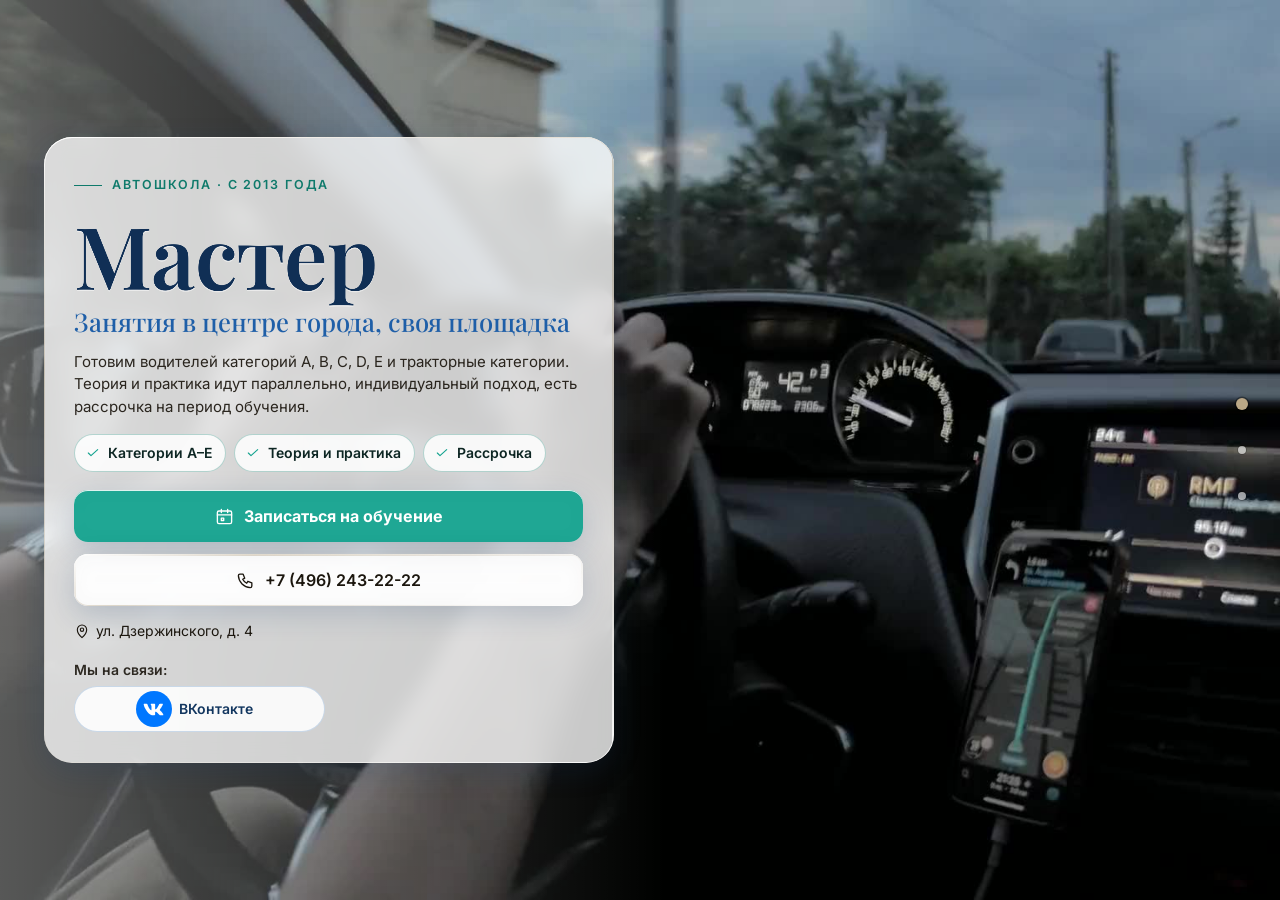
<file: index.html>
<!DOCTYPE html>
<html lang="ru" data-theme="light">
<head>
<meta charset="utf-8">
<meta name="viewport" content="width=device-width, initial-scale=1, viewport-fit=cover">
<title>Автошкола «Мастер» в Клину — права категорий A–E, категория B от 50 000 ₽</title>
<meta name="description" content="Автошкола «Мастер» в Клину: права категорий A, B, C, D, E, тракторные категории и профессии. Категория B — 50 000 ₽. Телефон +7 (496) 243-22-22.">
<meta name="robots" content="noindex, nofollow, noarchive">
<meta name="geo.region" content="RU-SPE">
<meta name="geo.placename" content="Санкт-Петербург">
<meta name="geo.position" content="59.8944504;30.4585142">
<meta name="ICBM" content="59.8944504, 30.4585142">
<meta property="og:type" content="website">
<meta property="og:locale" content="ru_RU">
<meta property="og:site_name" content="Автошкола «Мастер»">
<meta property="og:title" content="Автошкола «Мастер» в Клину — права категорий A–E, категория B от 50 000 ₽">
<meta property="og:description" content="Автошкола «Мастер» в Клину: права категорий A, B, C, D, E, тракторные категории и профессии. Категория B — 50 000 ₽. Телефон +7 (496) 243-22-22.">
<meta name="twitter:card" content="summary_large_image">
<meta name="twitter:title" content="Автошкола «Мастер» в Клину — права категорий A–E, категория B от 50 000 ₽">
<meta name="twitter:description" content="Автошкола «Мастер» в Клину: права категорий A, B, C, D, E, тракторные категории и профессии. Категория B — 50 000 ₽. Телефон +7 (496) 243-22-22.">
<meta name="theme-color" content="#f0fefc">
<link rel="icon" href="data:image/svg+xml,%3Csvg%20xmlns%3D%22http%3A//www.w3.org/2000/svg%22%20viewBox%3D%220%200%2064%2064%22%3E%3Crect%20width%3D%2264%22%20height%3D%2264%22%20rx%3D%2214%22%20fill%3D%22%231f5fa8%22/%3E%3Ccircle%20cx%3D%2232%22%20cy%3D%2232%22%20r%3D%2217%22%20fill%3D%22none%22%20stroke%3D%22%23fff%22%20stroke-width%3D%225%22/%3E%3Ccircle%20cx%3D%2232%22%20cy%3D%2232%22%20r%3D%225%22%20fill%3D%22%23ffc54d%22/%3E%3C/svg%3E">
<script>document.documentElement.classList.add('js');try{var _i=parseInt(localStorage.getItem('nb_fs2'),10),_f=[1,1.15,1.3,1.5][_i];if(_f)document.documentElement.style.setProperty('--fs',_f)}catch(e){}</script>
<style id="hero-timing">:root{--hero-d:1.2s}</style>
<link rel="preload" as="image" href="img/hero-poster.jpg" fetchpriority="high">
<!-- шрифты лежат внутри сайта: Google Fonts у российской аудитории режется -->
<style>
@font-face{font-family:'Inter';font-style:normal;font-weight:400;font-display:swap;src:url(assets/fonts/inter-400-cyrillic-ext.woff2) format('woff2');unicode-range:U+0460-052F, U+1C80-1C8A, U+20B4, U+2DE0-2DFF, U+A640-A69F, U+FE2E-FE2F}
@font-face{font-family:'Inter';font-style:normal;font-weight:400;font-display:swap;src:url(assets/fonts/inter-400-cyrillic.woff2) format('woff2');unicode-range:U+0301, U+0400-045F, U+0490-0491, U+04B0-04B1, U+2116}
@font-face{font-family:'Inter';font-style:normal;font-weight:400;font-display:swap;src:url(assets/fonts/inter-400-latin-ext.woff2) format('woff2');unicode-range:U+0100-02BA, U+02BD-02C5, U+02C7-02CC, U+02CE-02D7, U+02DD-02FF, U+0304, U+0308, U+0329, U+1D00-1DBF, U+1E00-1E9F, U+1EF2-1EFF, U+2020, U+20A0-20AB, U+20AD-20C0, U+2113, U+2C60-2C7F, U+A720-A7FF}
@font-face{font-family:'Inter';font-style:normal;font-weight:400;font-display:swap;src:url(assets/fonts/inter-400-latin.woff2) format('woff2');unicode-range:U+0000-00FF, U+0131, U+0152-0153, U+02BB-02BC, U+02C6, U+02DA, U+02DC, U+0304, U+0308, U+0329, U+2000-206F, U+20AC, U+2122, U+2191, U+2193, U+2212, U+2215, U+FEFF, U+FFFD}
@font-face{font-family:'Inter';font-style:normal;font-weight:500;font-display:swap;src:url(assets/fonts/inter-500-cyrillic-ext.woff2) format('woff2');unicode-range:U+0460-052F, U+1C80-1C8A, U+20B4, U+2DE0-2DFF, U+A640-A69F, U+FE2E-FE2F}
@font-face{font-family:'Inter';font-style:normal;font-weight:500;font-display:swap;src:url(assets/fonts/inter-500-cyrillic.woff2) format('woff2');unicode-range:U+0301, U+0400-045F, U+0490-0491, U+04B0-04B1, U+2116}
@font-face{font-family:'Inter';font-style:normal;font-weight:500;font-display:swap;src:url(assets/fonts/inter-500-latin-ext.woff2) format('woff2');unicode-range:U+0100-02BA, U+02BD-02C5, U+02C7-02CC, U+02CE-02D7, U+02DD-02FF, U+0304, U+0308, U+0329, U+1D00-1DBF, U+1E00-1E9F, U+1EF2-1EFF, U+2020, U+20A0-20AB, U+20AD-20C0, U+2113, U+2C60-2C7F, U+A720-A7FF}
@font-face{font-family:'Inter';font-style:normal;font-weight:500;font-display:swap;src:url(assets/fonts/inter-500-latin.woff2) format('woff2');unicode-range:U+0000-00FF, U+0131, U+0152-0153, U+02BB-02BC, U+02C6, U+02DA, U+02DC, U+0304, U+0308, U+0329, U+2000-206F, U+20AC, U+2122, U+2191, U+2193, U+2212, U+2215, U+FEFF, U+FFFD}
@font-face{font-family:'Inter';font-style:normal;font-weight:600;font-display:swap;src:url(assets/fonts/inter-600-cyrillic-ext.woff2) format('woff2');unicode-range:U+0460-052F, U+1C80-1C8A, U+20B4, U+2DE0-2DFF, U+A640-A69F, U+FE2E-FE2F}
@font-face{font-family:'Inter';font-style:normal;font-weight:600;font-display:swap;src:url(assets/fonts/inter-600-cyrillic.woff2) format('woff2');unicode-range:U+0301, U+0400-045F, U+0490-0491, U+04B0-04B1, U+2116}
@font-face{font-family:'Inter';font-style:normal;font-weight:600;font-display:swap;src:url(assets/fonts/inter-600-latin-ext.woff2) format('woff2');unicode-range:U+0100-02BA, U+02BD-02C5, U+02C7-02CC, U+02CE-02D7, U+02DD-02FF, U+0304, U+0308, U+0329, U+1D00-1DBF, U+1E00-1E9F, U+1EF2-1EFF, U+2020, U+20A0-20AB, U+20AD-20C0, U+2113, U+2C60-2C7F, U+A720-A7FF}
@font-face{font-family:'Inter';font-style:normal;font-weight:600;font-display:swap;src:url(assets/fonts/inter-600-latin.woff2) format('woff2');unicode-range:U+0000-00FF, U+0131, U+0152-0153, U+02BB-02BC, U+02C6, U+02DA, U+02DC, U+0304, U+0308, U+0329, U+2000-206F, U+20AC, U+2122, U+2191, U+2193, U+2212, U+2215, U+FEFF, U+FFFD}
@font-face{font-family:'Inter';font-style:normal;font-weight:700;font-display:swap;src:url(assets/fonts/inter-700-cyrillic-ext.woff2) format('woff2');unicode-range:U+0460-052F, U+1C80-1C8A, U+20B4, U+2DE0-2DFF, U+A640-A69F, U+FE2E-FE2F}
@font-face{font-family:'Inter';font-style:normal;font-weight:700;font-display:swap;src:url(assets/fonts/inter-700-cyrillic.woff2) format('woff2');unicode-range:U+0301, U+0400-045F, U+0490-0491, U+04B0-04B1, U+2116}
@font-face{font-family:'Inter';font-style:normal;font-weight:700;font-display:swap;src:url(assets/fonts/inter-700-latin-ext.woff2) format('woff2');unicode-range:U+0100-02BA, U+02BD-02C5, U+02C7-02CC, U+02CE-02D7, U+02DD-02FF, U+0304, U+0308, U+0329, U+1D00-1DBF, U+1E00-1E9F, U+1EF2-1EFF, U+2020, U+20A0-20AB, U+20AD-20C0, U+2113, U+2C60-2C7F, U+A720-A7FF}
@font-face{font-family:'Inter';font-style:normal;font-weight:700;font-display:swap;src:url(assets/fonts/inter-700-latin.woff2) format('woff2');unicode-range:U+0000-00FF, U+0131, U+0152-0153, U+02BB-02BC, U+02C6, U+02DA, U+02DC, U+0304, U+0308, U+0329, U+2000-206F, U+20AC, U+2122, U+2191, U+2193, U+2212, U+2215, U+FEFF, U+FFFD}
@font-face{font-family:'Playfair Display';font-style:normal;font-weight:500;font-display:swap;src:url(assets/fonts/playfair-display-500-cyrillic.woff2) format('woff2');unicode-range:U+0301, U+0400-045F, U+0490-0491, U+04B0-04B1, U+2116}
@font-face{font-family:'Playfair Display';font-style:normal;font-weight:500;font-display:swap;src:url(assets/fonts/playfair-display-500-latin-ext.woff2) format('woff2');unicode-range:U+0100-02BA, U+02BD-02C5, U+02C7-02CC, U+02CE-02D7, U+02DD-02FF, U+0304, U+0308, U+0329, U+1D00-1DBF, U+1E00-1E9F, U+1EF2-1EFF, U+2020, U+20A0-20AB, U+20AD-20C0, U+2113, U+2C60-2C7F, U+A720-A7FF}
@font-face{font-family:'Playfair Display';font-style:normal;font-weight:500;font-display:swap;src:url(assets/fonts/playfair-display-500-latin.woff2) format('woff2');unicode-range:U+0000-00FF, U+0131, U+0152-0153, U+02BB-02BC, U+02C6, U+02DA, U+02DC, U+0304, U+0308, U+0329, U+2000-206F, U+20AC, U+2122, U+2191, U+2193, U+2212, U+2215, U+FEFF, U+FFFD}
@font-face{font-family:'Playfair Display';font-style:normal;font-weight:600;font-display:swap;src:url(assets/fonts/playfair-display-600-cyrillic.woff2) format('woff2');unicode-range:U+0301, U+0400-045F, U+0490-0491, U+04B0-04B1, U+2116}
@font-face{font-family:'Playfair Display';font-style:normal;font-weight:600;font-display:swap;src:url(assets/fonts/playfair-display-600-latin-ext.woff2) format('woff2');unicode-range:U+0100-02BA, U+02BD-02C5, U+02C7-02CC, U+02CE-02D7, U+02DD-02FF, U+0304, U+0308, U+0329, U+1D00-1DBF, U+1E00-1E9F, U+1EF2-1EFF, U+2020, U+20A0-20AB, U+20AD-20C0, U+2113, U+2C60-2C7F, U+A720-A7FF}
@font-face{font-family:'Playfair Display';font-style:normal;font-weight:600;font-display:swap;src:url(assets/fonts/playfair-display-600-latin.woff2) format('woff2');unicode-range:U+0000-00FF, U+0131, U+0152-0153, U+02BB-02BC, U+02C6, U+02DA, U+02DC, U+0304, U+0308, U+0329, U+2000-206F, U+20AC, U+2122, U+2191, U+2193, U+2212, U+2215, U+FEFF, U+FFFD}
/* ===== Notary site — generator stylesheet (light warm base, dark theme by toggle) ===== */
:root{
  --p100:#665230; --p90:#97825e; --p80:#bba887; --p70:#c2b9a9; --p50:#dad5ce; --p40:#e0dedb;
  --p30:#eeece9; --p20:#f1f1f0; --p10:#f8f8f8; --n100:#0e0f11; --n90:#3c404b; --n10:#fff;

  --bg:var(--p10); --bg2:var(--p20); --bg3:var(--p30); --card:var(--n10); --text:var(--n100); --muted:var(--n90);
  --line:var(--p50); --line2:var(--p40); --accent:var(--p90); --accent-d:var(--p100); --accent-l:var(--p80); --accent-soft:var(--p30);
  --on-accent:#fff; --shadow:0 1px 10px rgba(51,51,51,.10); --shadow-lg:0 12px 40px rgba(30,24,10,.14);
  --hero-ov1:rgba(14,15,17,.72); --hero-ov2:rgba(14,15,17,.30); --sec-ov:rgba(248,248,248,.72);
  --ok:#2e8b57; --bad:#b4453b;
  /* те же цвета составляющими: rgba() понимают все браузеры, color-mix() — нет */
  --bg-rgb:248,248,248; --card-rgb:255,255,255; --accent-rgb:151,130,94; --ok-rgb:46,139,87;

  --zc:var(--fs); --fs:1; --vwu:calc(1vw / var(--fs)); --vhu:calc(1vh / var(--fs));   /* масштаб текста (А−/А+) и «честные» vw/vh под ним */
  --hdr-h:68px; --bar-h:70px; --vh:calc(100*var(--vhu)); --gap:24px; --radius:14px; --radius-s:10px;
  --font:"Inter",Tahoma,Arial,sans-serif; --serif:"Playfair Display",Georgia,"Times New Roman",serif;
  --ease:cubic-bezier(.65,.05,.36,1); --speed:520ms;
}
html[data-theme="dark"]{
  --bg:#17150f; --bg2:#1d1a13; --bg3:#252117; --card:#221e15; --text:#f1ebdf; --muted:#b9ae98;
  --line:#3a3325; --line2:#2f2a1e; --accent:#c9b17f; --accent-d:#e0cf9f; --accent-l:#8d7b58; --accent-soft:#2a251a;
  --on-accent:#17150f; --shadow:0 1px 12px rgba(0,0,0,.45); --shadow-lg:0 14px 40px rgba(0,0,0,.55);
  --hero-ov1:rgba(10,9,6,.80); --hero-ov2:rgba(10,9,6,.40); --sec-ov:rgba(16,15,12,.76);
  --bg-rgb:23,21,15; --card-rgb:34,30,21; --accent-rgb:201,177,127;
}

*,*::before,*::after{box-sizing:border-box}
/* А−/А+: весь сайт — шапка, плашки, меню, формы, окна — растёт пропорционально, как при увеличении масштаба в браузере */
html{-webkit-text-size-adjust:100%;scroll-behavior:auto;zoom:var(--fs,1)}
html,body{height:100%;margin:0;overflow:hidden;background:var(--bg);color:var(--text);
  font-family:var(--font);font-size:16px;line-height:1.55;-webkit-font-smoothing:antialiased}
body{overscroll-behavior:none;position:relative}
a{color:inherit;text-decoration:none}
img{display:block;max-width:100%}
button{font:inherit;color:inherit;background:none;border:0;padding:0;cursor:pointer}
input,select,textarea{font:inherit;color:inherit}
h1,h2,h3,h4,p{margin:0}
ul{margin:0;padding:0;list-style:none}
svg{display:block}
.ico{width:22px;height:22px;stroke:currentColor;fill:none;stroke-width:1.7;stroke-linecap:round;stroke-linejoin:round;flex:none}
.vh{position:absolute!important;width:1px;height:1px;overflow:hidden;clip:rect(0 0 0 0);white-space:nowrap}

/* ---------- typography helpers ---------- */
.kicker{display:inline-flex;align-items:center;gap:10px;font-size:13px;font-weight:600;letter-spacing:.14em;text-transform:uppercase;color:var(--accent)}
.kicker::before{content:"";width:28px;height:1px;background:var(--accent)}
.h2{font-size:clamp(26px,calc(3.2*var(--vwu,1vw)),40px);font-weight:600;letter-spacing:-.02em;line-height:1.12;margin-top:10px}
.lead{color:var(--muted);font-size:17px;max-width:640px;margin-top:12px}
.sec-head{margin-bottom:28px}
#contacts .sec-head{margin-bottom:18px}

/* ---------- buttons ---------- */
.btn{display:inline-flex;align-items:center;justify-content:center;gap:10px;min-height:48px;padding:0 22px;border-radius:999px;
  font-weight:600;font-size:15px;line-height:1;border:1.5px solid transparent;transition:background .25s,color .25s,border-color .25s,transform .2s,box-shadow .25s;white-space:nowrap}
.btn:active{transform:translateY(1px)}
.btn-primary{background:var(--accent-d);color:var(--on-accent);border-color:var(--accent-d)}
.btn-primary:hover{background:var(--accent);border-color:var(--accent);color:#fff}
html[data-theme="dark"] .btn-primary:hover{color:#17150f}
.btn-ghost{border-color:var(--line);color:var(--text);background:var(--card)}
.btn-ghost:hover{border-color:var(--accent);color:var(--accent-d)}
.btn-light{background:rgba(255,255,255,.14);color:#fff;border-color:rgba(255,255,255,.55);backdrop-filter:blur(6px)}
.btn-light:hover{background:#fff;color:var(--n100)}
.btn-white{background:#fff;color:var(--n100);border-color:#fff}
.btn-white:hover{background:var(--p30);border-color:var(--p30)}
.btn .ico{width:18px;height:18px}
.btn-sm{min-height:44px;padding:0 16px;font-size:14px}

/* ---------- header ---------- */
.hdr{position:fixed;top:0;left:0;right:0;height:var(--hdr-h);z-index:200;display:flex;align-items:center;
  zoom:calc(1 / var(--zc,1)); --vwu:1vw; --vhu:1vh;   /* А−/А+ шапку не трогают: она всегда как при 100 % (страница в zoom, шапка — встречный zoom) */
  background:rgba(var(--bg-rgb),.88);backdrop-filter:blur(12px);-webkit-backdrop-filter:blur(12px);
  border-bottom:1px solid var(--line2);transition:background .3s}
.hdr-in{width:100%;max-width:1280px;margin:0 auto;padding:0 28px;display:flex;align-items:center;gap:24px}
.brand{display:flex;align-items:center;gap:12px;min-width:0;min-height:44px}
.mono-img{object-fit:contain;background:#fff;padding:2px;box-sizing:border-box}
.mono{width:42px;height:42px;border-radius:12px;background:var(--accent-d);color:var(--on-accent);display:grid;place-items:center;
  font-family:var(--serif);font-size:20px;font-weight:600;flex:none;letter-spacing:.02em}
.brand-t{display:flex;flex-direction:column;line-height:1.15;min-width:0}
.brand-n{font-weight:600;font-size:15px;white-space:nowrap;overflow:hidden;text-overflow:ellipsis}
.brand-s{font-size:13px;color:var(--muted);white-space:nowrap;overflow:hidden;text-overflow:ellipsis}
.nav{display:flex;align-items:center;gap:4px;margin-left:auto}
.nav > li{position:relative}
.nav-a{display:inline-flex;align-items:center;gap:6px;min-height:44px;padding:10px 12px;border-radius:8px;font-size:14px;font-weight:500;color:var(--text);opacity:.8;transition:opacity .2s,background .2s}
.nav-a:hover,.nav-a.cur,.nav > li.open > .nav-a{opacity:1;background:var(--bg3)}
.nav-a .chev{width:14px;height:14px;transition:transform .25s}
.nav > li.open > .nav-a .chev{transform:rotate(180deg)}
.hdr-tools{display:flex;align-items:center;gap:6px;margin-left:8px}
.tool{width:44px;height:44px;border-radius:10px;display:grid;place-items:center;color:var(--text);opacity:.8;transition:background .2s,opacity .2s}
.tool:hover{background:var(--bg3);opacity:1}
.tool .ico{width:20px;height:20px}
.tool-lang{width:auto;padding:0 10px;gap:6px;font-size:13px;font-weight:600;letter-spacing:.04em;display:flex;align-items:center}
.lang-wrap{position:relative}
.lang-dd{position:absolute;right:0;top:calc(100% + 8px);background:var(--card);border:1px solid var(--line);border-radius:12px;box-shadow:var(--shadow-lg);
  padding:6px;min-width:190px;display:none;z-index:210}
.lang-wrap.open .lang-dd{display:block}
.lang-dd button,.lang-dd a{display:flex;width:100%;align-items:center;gap:10px;min-height:44px;padding:9px 12px;border-radius:8px;font-size:14px;text-align:left}
.lang-dd button:hover,.lang-dd a:hover{background:var(--bg3)}
.lang-dd button.cur,.lang-dd a.cur{color:var(--accent-d);font-weight:600}
.lang-dd b{font-size:13px;letter-spacing:.08em;width:26px;color:var(--muted)}
.hdr-book{margin-left:4px}
.burger{display:none}
.moon,.sun{display:none}
html[data-theme="dark"] .sun{display:block}
html:not([data-theme="dark"]) .moon{display:block}

/* mega menu */
.mega{position:absolute;left:50%;top:calc(100% + 10px);transform:translateX(-50%);width:min(980px,calc(calc(100*var(--vwu,1vw)) - 40px));
  background:var(--card);border:1px solid var(--line);border-radius:16px;box-shadow:var(--shadow-lg);padding:20px;display:none;z-index:210}
.nav > li.open > .mega{display:block}
.mega-head{display:flex;justify-content:space-between;align-items:baseline;gap:16px;padding:0 6px 14px;border-bottom:1px solid var(--line2);margin-bottom:12px}
.mega-head b{font-size:14px}
.mega-head span{font-size:13px;color:var(--muted)}
.mega-grid{display:grid;grid-template-columns:repeat(2,1fr);gap:4px}
.mega-it{display:flex;gap:12px;align-items:flex-start;padding:10px 12px;border-radius:10px;text-align:left;width:100%;transition:background .2s}
.mega-it:hover{background:var(--bg3)}
.mega-it .cic{width:38px;height:38px;border-radius:10px;background:var(--accent-soft);color:var(--accent-d);display:grid;place-items:center;flex:none}
.mega-it .cic .ico{width:20px;height:20px}
.mega-it b{display:block;font-size:14px;font-weight:600}
.mega-it small{display:block;font-size:13px;color:var(--muted);line-height:1.35;margin-top:2px}
.mega-it em{font-style:normal;font-size:13px;color:var(--accent);margin-top:3px;display:block}

/* mobile menu */
.mmenu{position:fixed;top:calc(var(--hdr-h) / var(--zc,1));left:0;right:0;bottom:var(--bar-h);z-index:190;background:var(--bg);overflow-y:auto;padding:14px 18px 30px;display:none}
.mmenu.open{display:block}
.mmenu a,.mmenu .macc > button{display:flex;align-items:center;justify-content:space-between;width:100%;padding:14px 6px;border-bottom:1px solid var(--line2);font-size:17px;font-weight:500;text-align:left}
.mmenu .macc > button .chev{width:18px;height:18px;transition:transform .25s}
.mmenu .macc.open > button .chev{transform:rotate(180deg)}
.mmenu .macc-list{display:none;padding:4px 0 8px}
.mmenu .macc.open .macc-list{display:block}
.mmenu .macc-list button{display:flex;align-items:center;gap:12px;width:100%;padding:11px 8px;border-radius:10px;text-align:left;font-size:15px}
.mmenu .macc-list button:hover{background:var(--bg3)}
.mmenu .macc-list .cic{width:32px;height:32px;border-radius:8px;background:var(--accent-soft);color:var(--accent-d);display:grid;place-items:center;flex:none}
.mmenu .macc-list .cic .ico{width:17px;height:17px}
.mmenu-foot{display:flex;flex-wrap:wrap;gap:8px;margin-top:18px}
.mmenu-foot .btn{flex:1}

/* ---------- full-page scroller ---------- */
.fp{position:relative;width:100%;height:var(--vh);overflow:hidden}
.fp-track{will-change:transform;transition:transform var(--speed) var(--ease)}
.fp-track.no-anim{transition:none}
.sec{position:relative;height:var(--vh);width:100%;overflow:hidden}
.sec-scroll{height:100%;overflow-y:auto;overflow-x:hidden;display:flex;flex-direction:column;
  padding:calc(var(--hdr-h) / var(--zc,1) + 20px) 28px calc(var(--bar-h) + 96px);-webkit-overflow-scrolling:touch;scrollbar-width:thin;scrollbar-color:var(--line) transparent}
.wrap{margin:auto;width:100%;max-width:1180px}
.sec-alt{background:var(--bg2)}

/* reveal animation */
.rv{opacity:0;transform:translateY(18px);transition:opacity .7s ease,transform .7s ease;transition-delay:calc(var(--i,0) * 90ms)}
.sec.active .rv{opacity:1;transform:none}

/* side dots */
.dots{position:fixed;right:16px;top:50%;transform:translateY(-50%);z-index:150;display:flex;flex-direction:column;gap:2px}
.dots button{position:relative;width:44px;height:44px;display:grid;place-items:center}
.dots button::after{content:"";width:8px;height:8px;border-radius:50%;background:var(--muted);opacity:.45;transition:transform .25s,opacity .25s,background .25s}
.dots button:hover::after{opacity:.9}
.dots button.cur::after{background:var(--accent);opacity:1;transform:scale(1.5)}
.dots button span{position:absolute;right:32px;top:50%;transform:translateY(-50%) translateX(6px);background:var(--n100);color:#fff;font-size:13px;
  padding:5px 10px;border-radius:6px;white-space:nowrap;opacity:0;pointer-events:none;transition:opacity .2s,transform .2s}
.dots button:hover span{opacity:1;transform:translateY(-50%)}
.sec-hero ~ .dots{color:#fff}
body[data-sec="0"] .dots button::after{background:#fff}
body[data-sec="0"] .dots button.cur::after{background:var(--p80)}

.sec:not(.sec-hero) .sec-scroll{position:relative;z-index:1}

.status{display:inline-flex;align-items:center;gap:8px;padding:8px 14px 8px 10px;border-radius:999px;background:rgba(255,255,255,.12);border:1px solid rgba(255,255,255,.28);font-size:13px;backdrop-filter:blur(6px)}
.status i{width:9px;height:9px;border-radius:50%;background:#7bd389;box-shadow:0 0 0 3px rgba(123,211,137,.28)}
.status.closed i{background:#f08a7e;box-shadow:0 0 0 3px rgba(240,138,126,.28)}
.status.soon i{background:#f0c674;box-shadow:0 0 0 3px rgba(240,198,116,.28)}
.status span{opacity:.85}
.addr-link{display:inline-flex;align-items:center;gap:6px;border-bottom:1px solid currentColor;padding:13px 0 14px;margin:-13px 0 -14px;transition:color .2s}
.addr-link:hover{color:var(--accent)}
.addr-link .ico{width:16px;height:16px}

/* ---------- services ---------- */
.svc-grid{display:grid;grid-template-columns:repeat(5,1fr);gap:14px}
.svc{display:flex;flex-direction:column;align-items:flex-start;gap:10px;padding:18px 16px 16px;border-radius:var(--radius);background:var(--card);border:1px solid var(--line2);
  text-align:left;min-height:170px;transition:transform .25s,box-shadow .25s,border-color .25s;position:relative}
.svc:hover{transform:translateY(-3px);box-shadow:var(--shadow-lg);border-color:var(--accent-l)}
.svc .cic{width:44px;height:44px;border-radius:12px;background:var(--accent-soft);color:var(--accent-d);display:grid;place-items:center}
.svc b{font-size:15px;font-weight:600;line-height:1.3}
.svc small{font-size:13px;color:var(--muted);line-height:1.35}
.svc em{font-style:normal;font-size:13px;color:var(--accent);margin-top:auto;padding-top:6px;display:inline-flex;align-items:center;gap:4px}
.svc em .ico{width:12px;height:12px}

/* ---------- about ---------- */
.about{display:grid;grid-template-columns:1.15fr .85fr;gap:48px;align-items:start}
.about-txt p{color:var(--muted);margin-top:14px;font-size:16px}
.about-txt p:first-of-type{color:var(--text)}
.quote{margin-top:22px;padding:16px 20px;border-left:3px solid var(--accent);background:var(--card);border-radius:0 12px 12px 0;font-family:var(--serif);font-size:18px;line-height:1.45;color:var(--text)}
.creds{display:grid;gap:10px}
.cred{display:flex;gap:14px;align-items:center;padding:14px 16px;border-radius:12px;background:var(--card);border:1px solid var(--line2)}
.cred .cic{width:40px;height:40px;border-radius:10px;background:var(--accent-soft);color:var(--accent-d);display:grid;place-items:center;flex:none}
.cred .cic .ico{width:20px;height:20px}
.cred small{display:block;font-size:13px;color:var(--muted);text-transform:uppercase;letter-spacing:.06em}
.cred b{display:block;font-size:15px;font-weight:600;line-height:1.3}
.chips{display:flex;flex-wrap:wrap;gap:8px;margin-top:16px}
.chips li{padding:8px 14px;border-radius:999px;border:1px solid var(--accent-l);color:var(--accent-d);font-size:13.5px;font-weight:500;background:var(--card)}
.strong-lbl{margin-top:22px;font-size:13px;text-transform:uppercase;letter-spacing:.1em;color:var(--muted)}

/* ---------- how ---------- */
.steps{display:grid;grid-template-columns:repeat(5,1fr);gap:16px;position:relative;margin-top:14px}
.steps::before{content:"";position:absolute;left:8%;right:8%;top:30px;height:1px;background:var(--line)}
.step{position:relative;padding:0 8px}
.step-n{width:60px;height:60px;border-radius:50%;background:var(--card);border:1.5px solid var(--accent-l);color:var(--accent-d);display:grid;place-items:center;
  font-family:var(--serif);font-size:24px;font-weight:600;position:relative;z-index:1;transition:background .4s,color .4s}
.sec.active .step-n{animation:pop .6s var(--ease) both;animation-delay:calc(var(--i) * 140ms + 150ms)}
@keyframes pop{0%{transform:scale(.6);opacity:0}60%{transform:scale(1.08);opacity:1}100%{transform:scale(1)}}
.step b{display:block;margin-top:16px;font-size:17px;font-weight:600}
.step p{color:var(--muted);font-size:14.5px;margin-top:6px}

/* ---------- reviews ---------- */
.reviews{display:grid;grid-template-columns:300px 1fr;gap:28px;align-items:start}
.rsum{background:var(--card);border:1px solid var(--line2);border-radius:var(--radius);padding:26px 24px;text-align:center}
.rsum .big{font-family:var(--serif);font-size:64px;line-height:1;font-weight:500;color:var(--accent-d)}
.stars{display:inline-flex;gap:3px;--fill:100%}
.stars svg{width:20px;height:20px}
.stars .st{fill:var(--line);stroke:none}
.stars .st.on{fill:#e7b73b}
.stars .st.half{fill:url(#halfgrad)}
.rsum .stars{margin-top:8px}
.rsum p{color:var(--muted);font-size:13.5px;margin-top:10px;line-height:1.4}
.rsum .btn{margin-top:16px;width:100%}
.rsum .gis{display:block;margin:10px 0 -14px;padding:14px 0;font-size:13px;color:var(--accent-d);text-decoration:underline;text-underline-offset:3px}
.rgrid{display:grid;grid-template-columns:repeat(2,1fr);gap:14px}
.rev{background:var(--card);border:1px solid var(--line2);border-radius:var(--radius);padding:20px;display:flex;flex-direction:column;gap:10px}
.rev .stars svg{width:15px;height:15px}
.rev p{font-size:14.5px;line-height:1.5;flex:1}
.rev p::before{content:"“";font-family:var(--serif);color:var(--accent);font-size:22px;line-height:0;margin-right:4px;vertical-align:-6px}
.rev-meta{display:flex;flex-wrap:wrap;justify-content:space-between;gap:4px 10px;align-items:baseline;font-size:13px;color:var(--muted)}
.rev-meta b{color:var(--text);font-weight:600}
.rev-src{display:inline-flex;align-items:center;gap:5px;white-space:nowrap;margin-left:auto}
.rev-src i{width:6px;height:6px;border-radius:50%;background:var(--accent)}
.rev-sample{color:var(--muted);font-style:italic;opacity:.85}
.rev-real{color:var(--accent-d);font-weight:600}
.rev-real i{background:var(--ok)}
.rev-is-real{border-color:var(--accent-l)}
.demo-note{margin-top:14px;max-width:760px;font-size:13.5px;line-height:1.45;color:var(--muted);background:var(--accent-soft);
  border-left:3px solid var(--accent);border-radius:0 8px 8px 0;padding:8px 12px}
.rnote{margin-top:14px;font-size:13px;color:var(--muted)}

/* ---------- faq ---------- */
.faq{display:grid;grid-template-columns:1fr 1fr;gap:0 32px;align-items:start}
.faq-col{display:flex;flex-direction:column}
.fq{border-bottom:1px solid var(--line)}
.fq > button{display:flex;width:100%;align-items:center;justify-content:space-between;gap:16px;min-height:44px;padding:16px 4px;text-align:left;font-weight:600;font-size:15.5px;line-height:1.35}
.fq > button .pl{width:26px;height:26px;border-radius:50%;border:1px solid var(--line);display:grid;place-items:center;flex:none;color:var(--accent-d);transition:transform .3s,background .3s}
.fq > button .pl .ico{width:14px;height:14px}
.fq.open > button .pl{transform:rotate(45deg);background:var(--accent-soft)}
.fq-a{display:grid;grid-template-rows:0fr;transition:grid-template-rows .35s var(--ease)}
.fq.open .fq-a{grid-template-rows:1fr}
.fq-a > div{overflow:hidden}
.fq-a p{color:var(--muted);font-size:14.5px;padding:0 4px 16px;line-height:1.55}
.fq-a .faq-note{font-size:13px;color:var(--accent-d);padding-bottom:6px}
.fq-a .faq-note:empty{display:none}

/* ---------- contacts ---------- */
.contacts{display:grid;grid-template-columns:1fr 1.05fr 1fr;gap:18px;align-items:stretch}
.contacts .cbox{padding:16px 18px}
.cbox{background:var(--card);border:1px solid var(--line2);border-radius:var(--radius);padding:20px}
.cl{display:grid;gap:12px}
.cl li{display:flex;gap:12px;align-items:flex-start}
.cl .cic{width:36px;height:36px;border-radius:10px;background:var(--accent-soft);color:var(--accent-d);display:grid;place-items:center;flex:none}
.cl .cic .ico{width:18px;height:18px}
.cl small{display:block;font-size:13px;color:var(--muted);text-transform:uppercase;letter-spacing:.06em}
.cl b{display:block;font-weight:500;font-size:15px;line-height:1.4}
.cl a.tel,.cl a.mail{display:block;padding:14px 0;margin:-14px 0}
.cl a.tel:hover,.cl a.mail:hover{color:var(--accent-d)}
.hours-link{display:inline-block;font-size:13px;color:var(--accent-d);text-decoration:underline;text-underline-offset:3px;padding:14px 0;margin:-14px 0}
.cl .msgs{display:flex;gap:8px;margin-top:4px;flex-wrap:wrap}
.cl .msgs a{display:inline-flex;align-items:center;gap:6px;padding:6px 10px;border-radius:8px;border:1px solid var(--line);font-size:13px;min-height:44px}
.cl .msgs a .ico{width:16px;height:16px}
.mapbox{display:flex;flex-direction:column;gap:12px;padding:12px}
.map{flex:1;min-height:280px;border-radius:10px;overflow:hidden;border:1px solid var(--line);background:var(--bg3);position:relative}
.map iframe{width:100%;height:100%;border:0;position:absolute;inset:0}
.map-actions{display:flex;gap:8px;flex-wrap:wrap}
.map-actions .btn{flex:1;min-height:44px;font-size:14px;padding:0 12px}

/* form */
.form h3{font-size:19px;font-weight:600}
.form .fdesc{color:var(--muted);font-size:13.5px;margin-top:6px}
.fg{display:grid;gap:8px;margin-top:12px}
.f2{display:grid;grid-template-columns:1fr 1fr;gap:10px}
.fld{display:flex;flex-direction:column;gap:4px}
.fld label{font-size:13px;color:var(--muted);font-weight:500}
.fld input,.fld select,.fld textarea{width:100%;background:var(--bg);border:1px solid var(--line);border-radius:10px;padding:8px 12px;font-size:14px;transition:border-color .2s,box-shadow .2s;min-height:44px}
.fld textarea{min-height:48px;resize:vertical}
.fld input:focus,.fld select:focus,.fld textarea:focus{outline:0;border-color:var(--accent);box-shadow:0 0 0 3px rgba(var(--accent-rgb),.22)}
.fld.err input,.fld.err select{border-color:var(--bad)}
.ferr{font-size:13px;color:var(--bad);display:none}
.fld.err .ferr{display:block}
.fnote{font-size:13px;color:var(--muted);margin-top:8px;line-height:1.4}
.fok{display:none;margin-top:10px;padding:10px 12px;border-radius:10px;background:rgba(var(--ok-rgb),.12);color:var(--ok);font-size:13.5px}
.fok.show{display:block}

.foot{margin-top:18px;padding-top:12px;padding-left:250px;flex-wrap:nowrap;align-items:flex-start;border-top:1px solid var(--line2);display:flex;justify-content:space-between;gap:16px;flex-wrap:wrap;font-size:13px;color:var(--muted)}
.foot p{max-width:none}
.foot .fl{white-space:nowrap;flex:none}
.foot .fl a{margin-left:14px;padding:14px 0;margin-top:-14px;margin-bottom:-14px;display:inline-block;min-width:44px;text-align:center;text-decoration:underline;text-underline-offset:3px}

/* ---------- bottom bar ---------- */
.bar{position:fixed;inset:auto 0 0;z-index:300;background:var(--card);box-shadow:0 -1px 10px rgba(51,51,51,.1);border-top:1px solid var(--line2);
  padding:6px 0;padding-bottom:calc(6px + env(safe-area-inset-bottom,0px))}
.bar-in{display:flex;justify-content:space-around;align-items:center;max-width:1080px;margin:0 auto}
.bi{display:flex;flex-direction:column;align-items:center;gap:5px;padding:8px 24px;border-radius:10px;font-size:13.5px;line-height:1;color:var(--text);opacity:.65;
  transition:opacity .3s,background .3s,color .3s;flex:1;max-width:190px;min-width:0}
.bi span{white-space:nowrap;max-width:100%;overflow:hidden;text-overflow:ellipsis}
.bi .ico{width:24px;height:24px}
.bi:hover{opacity:1;background:var(--bg3)}
.bi.cur{opacity:1;color:var(--accent-d)}


/* ---------- modals ---------- */
.modal{position:fixed;inset:0;z-index:400;background:rgba(14,15,17,.62);display:none;align-items:center;justify-content:center;padding:20px}
.modal.open{display:flex}
.mbox{background:var(--card);color:var(--text);border-radius:18px;width:100%;max-width:560px;max-height:min(calc(86*var(--vhu,1vh)),860px);overflow:auto;padding:26px 26px 22px;position:relative;box-shadow:var(--shadow-lg);
  animation:mup .3s var(--ease)}
@keyframes mup{from{opacity:0;transform:translateY(16px) scale(.98)}to{opacity:1;transform:none}}
.mbox-lg{max-width:760px}
.mclose{position:absolute;top:12px;right:12px;width:44px;height:44px;border-radius:50%;display:grid;place-items:center;color:var(--muted)}
.mclose:hover{background:var(--bg3);color:var(--text)}
.mbox h3{font-size:22px;font-weight:600;padding-right:36px}
.mbox .msub{color:var(--muted);font-size:14px;margin-top:4px}
.hours-t{width:100%;border-collapse:collapse;margin-top:16px;font-size:15px}
.hours-t td{padding:9px 6px;border-bottom:1px solid var(--line2)}
.hours-t td:last-child{text-align:right;font-weight:500;white-space:nowrap}
.hours-t tr.today td{color:var(--accent-d);font-weight:600}
.hours-t tr.today td:first-child::after{content:" · " attr(data-today);font-weight:400;font-size:13px;color:var(--muted)}
.hours-t tr.off td:last-child{color:var(--muted);font-weight:400}
.mnote{margin-top:14px;padding:12px 14px;border-radius:10px;background:var(--bg2);font-size:13.5px;color:var(--muted)}
.mnote b{display:block;color:var(--text);margin-bottom:3px;font-size:13px}
.mcontacts{display:flex;flex-wrap:wrap;gap:8px;margin-top:14px}
.mcontacts a{display:inline-flex;align-items:center;gap:7px;min-height:44px;padding:9px 13px;border-radius:10px;border:1px solid var(--line);font-size:13.5px}
.mcontacts a .ico{width:16px;height:16px}
.mcontacts a:hover{border-color:var(--accent)}
/* способы записи: позвонить, написать на почту, заказать обратный звонок */
.bk-opts{display:grid;gap:10px;margin-top:14px}
.bk-opt{display:flex;align-items:center;gap:14px;min-height:60px;padding:10px 16px;border-radius:14px;border:1px solid var(--line);background:var(--bg3);color:var(--text);font-size:16px;font-weight:600;text-align:left;text-decoration:none;transition:border-color .2s,background .2s}
.bk-opt:hover{border-color:var(--accent);background:var(--accent-soft)}
.bk-opt .ico{width:24px;height:24px;color:var(--accent-d);flex:none}
.bk-opt small{display:block;font-weight:400;font-size:13px;color:var(--muted);margin-top:1px}
.mbox-book{max-width:440px}
/* оплата значками, подпись у общего телефона */
.pay-pills{display:flex;flex-wrap:wrap;gap:6px;margin-top:5px}
.pay-pill{display:inline-flex;align-items:center;gap:6px;padding:4px 11px 4px 9px;border-radius:999px;border:1px solid var(--line);background:var(--bg3);font-size:13px;font-weight:600;line-height:1.3;white-space:nowrap}
.pay-pill .ico{width:15px;height:15px;color:var(--accent-d)}
.pay-pill.pay-logo{background:#fff;border-color:rgba(0,0,0,.12);padding:3px 11px;min-height:28px}
.pay-pill.pay-logo img{display:block;height:17px;width:auto}
.pay-pill.pay-logo img[src$="sbp.svg"]{height:20px}

.brand-t{display:flex;flex-direction:column;justify-content:center;gap:2px;line-height:1.1;min-width:0}
.brand-s{display:block;font-size:10.5px;font-weight:600;letter-spacing:.16em;text-transform:uppercase;color:var(--muted);white-space:nowrap;overflow:visible;text-overflow:clip}
.brand-n{font-size:16px;font-weight:600;white-space:nowrap;overflow:visible;text-overflow:clip}
.nav-a{white-space:nowrap}
#navServices{position:static}
.mega{max-height:calc(calc(100*var(--vhu,1vh)) - var(--hdr-h) - 24px);overflow-y:auto;top:calc(100% + 6px);width:min(980px,calc(calc(100*var(--vwu,1vw)) - 32px))}
@media screen and (max-width:760px){.mega-grid{grid-template-columns:1fr}}
@media screen and (max-width:479px){.brand-t{display:flex}.brand-s{font-size:9px;letter-spacing:.14em}.brand-n{font-size:12.5px;white-space:normal;line-height:1.12}}
.bk-inline{grid-template-columns:repeat(3,1fr);gap:8px}
.bk-inline .bk-opt{flex-direction:column;justify-content:center;gap:5px;min-height:76px;padding:9px 6px;font-size:13.5px;text-align:center;line-height:1.2}
.bk-inline .bk-opt .ico{width:22px;height:22px}
.bk-inline .bk-opt small{display:none}
/* services modal */
.svc-list{margin-top:16px;display:grid;grid-template-columns:1fr 1fr;gap:6px}
.svc-list button{display:flex;gap:10px;align-items:center;width:100%;min-height:44px;text-align:left;padding:10px 12px;border-radius:10px;font-size:14px;line-height:1.35;border:1px solid var(--line2);background:var(--bg)}
.svc-list button:hover{border-color:var(--accent);background:var(--accent-soft)}
.svc-list button .ico{width:16px;height:16px;color:var(--accent);margin-top:2px}
.mhint{font-size:13px;color:var(--muted);margin-top:12px}
.mhead{display:flex;gap:14px;align-items:center;padding-right:36px}
.mhead .cic{width:48px;height:48px;border-radius:12px;background:var(--accent-soft);color:var(--accent-d);display:grid;place-items:center;flex:none}

/* ---------- responsive ---------- */
@media (max-width:1200px){
  .svc-grid{grid-template-columns:repeat(5,1fr)}
  .svc{min-height:160px;padding:14px}
  .svc small{display:none}
}
@media screen and (max-width:991px){
  :root{--hdr-h:62px}
  .nav,.hdr-book{display:none}
  .burger{display:grid}
  .hdr-in{padding:0 18px;gap:12px}
}
@media (max-width:991px){
  :root{--bar-h:64px}
  .sec-scroll{padding:calc(var(--hdr-h) / var(--zc,1) + 16px) 22px calc(var(--bar-h) + 96px)}
  .dots{right:8px;gap:8px}
  .dots button span{display:none}
  .svc-grid{grid-template-columns:repeat(3,1fr);gap:10px}
  .svc{min-height:0}
  .about{grid-template-columns:1fr;gap:22px}
  .steps{grid-template-columns:repeat(5,1fr);gap:10px}
  .step-n{width:48px;height:48px;font-size:20px}
  .step b{font-size:15px}.step p{font-size:13px}
  .reviews{grid-template-columns:1fr;gap:16px}
  .rsum{display:flex;align-items:center;gap:18px;text-align:left;padding:16px 18px}
  .rsum .big{font-size:44px}.rsum .stars{margin:0}.rsum p{margin:0;flex:1}.rsum .btn{margin:0;width:auto}.rsum .gis{display:none}
  .faq{grid-template-columns:1fr;gap:0}
  .contacts{grid-template-columns:1fr 1fr}
  .foot{padding-left:0}
  .contacts .form{grid-column:1 / -1}
  .map{min-height:240px}
  .bi{padding:10px 12px;font-size:13px}
}
@media (max-width:767px){
  :root{--bar-h:62px}
  .h2{font-size:26px}
  .lead{font-size:15px}
  .sec-head{margin-bottom:18px}
  .sec-scroll{padding-left:16px;padding-right:16px}
  .svc-grid{grid-template-columns:repeat(2,1fr);gap:10px}
  .svc{padding:12px;gap:8px}
  .svc .cic{width:36px;height:36px}
  .svc b{font-size:13.5px}
  .svc em{display:none}
  .steps{grid-template-columns:1fr;gap:12px}
  .steps::before{left:24px;right:auto;top:10px;bottom:10px;height:auto;width:1px}
  .step{display:grid;grid-template-columns:48px 1fr;gap:14px;align-items:start;padding:0}
  .step-n{grid-row:1 / span 2}
  .step b{margin-top:10px;grid-column:2}
  .step p{grid-column:2;margin-top:2px}
  .rgrid{display:flex;overflow-x:auto;gap:12px;scroll-snap-type:x mandatory;padding-bottom:8px;margin:0 -16px;padding-left:16px;padding-right:16px;scrollbar-width:none}
  .rgrid::-webkit-scrollbar{display:none}
  .rev{flex:0 0 82%;scroll-snap-align:start}
  .rsum{flex-wrap:wrap;gap:12px}
  .rsum p{flex-basis:100%}
  .contacts{grid-template-columns:1fr;gap:14px}
  .contacts .form{grid-column:auto}
  .cbox{padding:16px}
  .map{min-height:220px}
  .f2{grid-template-columns:1fr}
  .foot{flex-direction:column;gap:8px;padding-left:0}
  .bi{padding:8px 4px;font-size:13px;gap:4px}
  .bi .ico{width:22px;height:22px}
  .sec-scroll{padding-bottom:calc(var(--bar-h) + 66px)}
  .mmenu{padding-bottom:80px}
  .demo-note{font-size:13px;padding:7px 10px}
  .mbox{padding:22px 18px 18px;border-radius:16px}
  .svc-list{grid-template-columns:1fr}
  .dots{right:6px;gap:0}
  .dots button{width:44px;height:44px}
  .dots button::after{width:6px;height:6px}
}
@media screen and (max-width:479px){
  :root{--hdr-h:58px}
  .mono{width:36px;height:36px;font-size:17px;border-radius:10px}
  .brand-n{font-size:14px}
  /* тапы в шапке доведены до 44px (см. .tool ниже) — на самой узкой ширине
     текстовому названию рядом с логотипом уже не хватает места без обрезки,
     поэтому в шапке оставляем только логотип-ссылку */
  .tool{width:44px;height:44px}
  .tool-lang{padding:0 8px;width:auto}
  .tool-lang .ico{display:none}
}
@media (max-width:479px){
  :root{--bar-h:60px}
  .svc{padding:11px 10px}
  .svc b{font-size:13px}
  .bi{padding:6px 2px;font-size:13px;gap:4px;width:100%;max-width:none;letter-spacing:-.01em}
  .bi .ico{width:20px;height:20px}
  .bar{padding:5px 0}
  .cl b{font-size:14px}
}
@media (max-height:640px) and (min-width:768px){
  .svc{min-height:0}
}
@media (prefers-reduced-motion:reduce){
  .fp-track{transition-duration:0s}
  .rv{transition:none;opacity:1;transform:none}
}


/* пометка «демонстрационный проект» в подвале */
.foot-demo{margin-top:.5em;font-size:13px;line-height:1.45;opacity:.62}
.foot-demo a{padding:14px 0;margin:-14px 0;display:inline-block;min-width:44px;text-decoration:underline}

/* --- материалы конторы (перенесённый контент клиента) --- */
.info-links{display:flex;flex-wrap:wrap;gap:10px;justify-content:center;margin-top:26px}
.info-links .ilink{display:inline-flex;align-items:center;gap:8px;min-height:44px;padding:9px 16px;border-radius:999px;border:1px solid var(--line);background:var(--card);color:var(--text);font:inherit;font-size:14px;cursor:pointer;transition:background .2s,border-color .2s}
.info-links .ilink:hover{border-color:var(--accent-d);background:var(--bg-alt)}
.info-tabs{display:flex;flex-wrap:wrap;gap:8px;margin:14px 0 4px}
.info-tabs button{min-height:44px;padding:7px 13px;border-radius:999px;border:1px solid var(--line);background:transparent;color:var(--text);font:inherit;font-size:13px;cursor:pointer}
.info-tabs button[aria-selected="true"]{background:var(--accent-d);border-color:var(--accent-d);color:#fff}
.info-body{max-height:min(calc(56*var(--vhu,1vh)),520px);overflow:auto;margin-top:10px;padding-right:4px}
.info-note{font-size:13px;opacity:.7;margin:6px 0 10px}
.info-i{border-bottom:1px solid var(--line)}
.info-i > button{width:100%;display:flex;justify-content:space-between;align-items:center;gap:12px;padding:13px 2px;background:none;border:0;color:inherit;font:inherit;font-weight:600;text-align:left;cursor:pointer}
.info-i > button .pl{width:26px;height:26px;border-radius:50%;border:1px solid var(--line);display:grid;place-items:center;flex:none;color:var(--accent-d);transition:transform .3s,background .3s}
.info-i > button .pl .ico{width:14px;height:14px}
.info-i.open > button .pl{transform:rotate(45deg);background:var(--accent-soft)}
.info-i > div{display:none;padding:0 2px 14px;font-size:15px;line-height:1.62}
.info-i.open > div{display:block}
.info-i p{margin:0 0 10px}
.info-i h4{margin:14px 0 6px;font-size:15px}
.info-i ul{margin:0 0 10px;padding-left:20px}
.info-i li{margin:0 0 5px}
.info-i table{width:100%;border-collapse:collapse;margin:0 0 12px;font-size:14px}
.info-i th,.info-i td{border:1px solid var(--line);padding:7px 9px;text-align:left;vertical-align:top}
.info-f{display:inline-flex;align-items:center;gap:7px;margin:0 8px 8px 0;min-height:44px;padding:7px 12px;border:1px solid var(--line);border-radius:8px;font-size:13px;text-decoration:none;color:var(--accent-d)}
.info-src{display:block;font-size:13px;opacity:.55;margin-top:8px}

/* мобильный: экран должен помещаться целиком, без прокрутки внутри секции —
   поэтому убираем самое объёмное (встроенная карта заменяется кнопкой) и поджимаем формы */
@media (max-width:760px){
  .mapbox .map{display:none}
  .mapbox{padding:0;background:none;border:0}
  /* карточка со списком контактов на телефоне не нужна: адрес, телефон, часы —
     в нижней плашке; прячем её целиком, иначе остаётся пустая рамка */
  #contacts .cbox-info{display:none}
  .foot{padding-left:0;font-size:13px;gap:8px}
  .foot .fl{white-space:normal;flex:1 1 auto}
  .foot .fl a{margin:-14px 12px -14px 0;padding:14px 0;display:inline-block}
  .form .fld{margin-bottom:8px}
  .reviews .rev:nth-child(n+4){display:none}
  .creds .cred:nth-child(n+4){display:none}
  /* второстепенное на телефоне убираем: метро и оплата есть в модалке часов,
     язык и удобное время можно написать в комментарии */
  .cl li.li-metro,.cl li.li-payment{display:none}
  .fld-lang,.fld-time{display:none}
  .foot [data-i18n="foot_disclaimer"]{display:none}
  .foot{padding-top:10px;font-size:13px}
  #about .sec-head .lead,#contacts .sec-head .lead,.form .fnote{display:none}
  /* на телефоне адрес, часы и телефоны всегда под рукой в нижней плашке,
     поэтому на экране контактов оставляем форму и кнопки карты */
  #about .quote,#about .about-txt p:nth-of-type(3){display:none}
  .creds .cred:nth-child(n+3){display:none}
}

/* ---------- размер текста и режим для слабовидящих ---------- */
.tool-a span{font-weight:700;font-size:13px;line-height:1;letter-spacing:.01em}
#hcBtn[aria-pressed="true"]{border-color:var(--accent-d);color:var(--accent-d)}

html[data-hc="1"]{
  --bg:#000; --bg2:#000; --bg3:#000; --card:#000; --text:#fff; --muted:#fff;
  --line:#fff; --line2:#fff; --accent:#ffe14d; --accent-d:#ffe14d; --accent-l:#ffe14d;
  --accent-soft:#000; --on-accent:#000; --shadow:none; --shadow-lg:none;
  --hero-ov1:rgba(0,0,0,.9); --hero-ov2:rgba(0,0,0,.85); --sec-ov:rgba(0,0,0,.92);
  --bg-rgb:0,0,0; --card-rgb:0,0,0; --accent-rgb:255,225,77;
}
html[data-hc="1"] body{background:#000;color:#fff}
html[data-hc="1"] .sec-bg,html[data-hc="1"] .hero-bg,html[data-hc="1"] .sec-photo{display:none!important}
html[data-hc="1"] *{text-shadow:none!important;box-shadow:none!important;backdrop-filter:none!important}
html[data-hc="1"] .card,html[data-hc="1"] .tool,html[data-hc="1"] .btn,
html[data-hc="1"] .chip,html[data-hc="1"] .tag{border:2px solid #fff!important;background:#000!important;color:#fff!important}
html[data-hc="1"] .btn-primary{background:#ffe14d!important;color:#000!important;border-color:#ffe14d!important}
html[data-hc="1"] .btn-primary *{color:#000!important}
html[data-hc="1"] .sec-scroll :where(p,li,span,small,b,strong,h1,h2,h3,h4,td,th,div){color:#fff!important;opacity:1!important}
html[data-hc="1"] a:not(.btn):not(.nav-a){text-decoration:underline;color:#ffe14d!important}
html[data-hc="1"] :focus-visible{outline:3px solid #ffe14d;outline-offset:2px}

/* палец должен попадать и по ширине, не только по высоте — правило в самом
   конце файла, чтобы точно не быть перебитым медиа-запросами/темой выше */
.tool,.tool-lang,.brand{min-width:44px}

</style>
<link rel="stylesheet" href="css/etalon.css?v=20261112f">
<link rel="stylesheet" href="css/title-b.css?v=20261112f">
<link rel="stylesheet" href="css/nevo.css?v=20261112f">
<link rel="stylesheet" href="css/school.css?v=1">
<script type="application/ld+json">{"@context": "https://schema.org", "@type": "DrivingSchool", "name": "Автошкола «Мастер»", "telephone": "+7 (496) 243-22-22", "email": "avtoshkolamaster@bk.ru", "sameAs": ["https://vk.com/autoschool_klin"], "address": {"@type": "PostalAddress", "streetAddress": "ул. Дзержинского, д. 4", "addressLocality": "Клин", "addressCountry": "RU"}, "geo": {"@type": "GeoCoordinates", "latitude": 56.3318731, "longitude": 36.7183977}, "department": [{"@type": "DrivingSchool", "name": "Автошкола «Мастер» — Центр", "telephone": "+7 (496) 243-22-22", "address": {"@type": "PostalAddress", "streetAddress": "ул. Дзержинского, д. 4", "addressLocality": "Клин", "addressCountry": "RU"}, "geo": {"@type": "GeoCoordinates", "latitude": 56.3318731, "longitude": 36.7183977}}, {"@type": "DrivingSchool", "name": "Автошкола «Мастер» — Площадка", "telephone": "+7 (496) 243-22-22", "address": {"@type": "PostalAddress", "streetAddress": "Волоколамское шоссе, д. 14, стр. 6", "addressLocality": "Клин", "addressCountry": "RU"}, "geo": {"@type": "GeoCoordinates", "latitude": 56.3276787, "longitude": 36.6956232}}], "hasOfferCatalog": {"@type": "OfferCatalog", "name": "Обучение вождению", "itemListElement": [{"@type": "Offer", "itemOffered": {"@type": "Course", "name": "A  — мотоциклы и мотосредства — Стоимость"}, "price": "25000", "priceCurrency": "RUB"}, {"@type": "Offer", "itemOffered": {"@type": "Course", "name": "B  — легковые автомобили — Стоимость"}, "price": "50000", "priceCurrency": "RUB"}, {"@type": "Offer", "itemOffered": {"@type": "Course", "name": "BE  — легковые с прицепом — Стоимость"}, "price": "30000", "priceCurrency": "RUB"}, {"@type": "Offer", "itemOffered": {"@type": "Course", "name": "C  — грузовые автомобили — Стоимость"}, "price": "35000", "priceCurrency": "RUB"}, {"@type": "Offer", "itemOffered": {"@type": "Course", "name": "CE  — грузовые с прицепом — Стоимость"}, "price": "35000", "priceCurrency": "RUB"}, {"@type": "Offer", "itemOffered": {"@type": "Course", "name": "D  — автобусы более 8 мест — Стоимость"}, "price": "35000", "priceCurrency": "RUB"}]}, "legalName": "НОЧУ ДПО «Автошкола МАСТЕР»"}</script>
<style id="city-map-bg">
/* Фон раздела «Как нас найти» — картинка города школы */
#contacts .sec-bg{background:#1c2633}
#contacts .sec-bg .a4bg{display:none}
#contacts .sec-bg .city-bg{position:absolute;inset:0}
#contacts .sec-bg .city-bg img{opacity:1;object-fit:cover;object-position:50% 60%}
#contacts .sec-bg::after,html[data-theme="light"]:not([data-hc="1"]) #contacts .sec-bg::after{background:linear-gradient(180deg,rgba(10,22,40,.10) 0%,rgba(10,22,40,.30) 100%)}
html[data-theme="dark"] #contacts .sec-bg::after{background:rgba(5,12,24,.55)}
@media (max-width:760px){#contacts .sec-bg .city-bg img{object-position:50% 50%}}
</style>
</head>
<body data-sec="0">
<svg xmlns="http://www.w3.org/2000/svg" style="display:none" aria-hidden="true">
<!-- Font Awesome Free 5.13.0 by @fontawesome - https://fontawesome.com License - https://fontawesome.com/license/free (Icons: CC BY 4.0) --><symbol id="fa-wa" viewBox="0 0 448 512"><path fill="currentColor" stroke="none" d="M380.9 97.1C339 55.1 283.2 32 223.9 32c-122.4 0-222 99.6-222 222 0 39.1 10.2 77.3 29.6 111L0 480l117.7-30.9c32.4 17.7 68.9 27 106.1 27h.1c122.3 0 224.1-99.6 224.1-222 0-59.3-25.2-115-67.1-157zm-157 341.6c-33.2 0-65.7-8.9-94-25.7l-6.7-4-69.8 18.3L72 359.2l-4.4-7c-18.5-29.4-28.2-63.3-28.2-98.2 0-101.7 82.8-184.5 184.6-184.5 49.3 0 95.6 19.2 130.4 54.1 34.8 34.9 56.2 81.2 56.1 130.5 0 101.8-84.9 184.6-186.6 184.6zm101.2-138.2c-5.5-2.8-32.8-16.2-37.9-18-5.1-1.9-8.8-2.8-12.5 2.8-3.7 5.6-14.3 18-17.6 21.8-3.2 3.7-6.5 4.2-12 1.4-32.6-16.3-54-29.1-75.5-66-5.7-9.8 5.7-9.1 16.3-30.3 1.8-3.7.9-6.9-.5-9.7-1.4-2.8-12.5-30.1-17.1-41.2-4.5-10.8-9.1-9.3-12.5-9.5-3.2-.2-6.9-.2-10.6-.2-3.7 0-9.7 1.4-14.8 6.9-5.1 5.6-19.4 19-19.4 46.3 0 27.3 19.9 53.7 22.6 57.4 2.8 3.7 39.1 59.7 94.8 83.8 35.2 15.2 49 16.5 66.6 13.9 10.7-1.6 32.8-13.4 37.4-26.4 4.6-13 4.6-24.1 3.2-26.4-1.3-2.5-5-3.9-10.5-6.6z"/></symbol><symbol id="fa-tg" viewBox="0 0 448 512"><path fill="currentColor" stroke="none" d="M446.7 98.6l-67.6 318.8c-5.1 22.5-18.4 28.1-37.3 17.5l-103-75.9-49.7 47.8c-5.5 5.5-10.1 10.1-20.7 10.1l7.4-104.9 190.9-172.5c8.3-7.4-1.8-11.5-12.9-4.1L117.8 284 16.2 252.2c-22.1-6.9-22.5-22.1 4.6-32.7L418.2 66.4c18.4-6.9 34.5 4.1 28.5 32.2z"/></symbol><symbol id="fa-vk" viewBox="0 0 576 512"><path fill="currentColor" stroke="none" d="M545 117.7c3.7-12.5 0-21.7-17.8-21.7h-58.9c-15 0-21.9 7.9-25.6 16.7 0 0-30 73.1-72.4 120.5-13.7 13.7-20 18.1-27.5 18.1-3.7 0-9.4-4.4-9.4-16.9V117.7c0-15-4.2-21.7-16.6-21.7h-92.6c-9.4 0-15 7-15 13.5 0 14.2 21.2 17.5 23.4 57.5v86.8c0 19-3.4 22.5-10.9 22.5-20 0-68.6-73.4-97.4-157.4-5.8-16.3-11.5-22.9-26.6-22.9H38.8c-16.8 0-20.2 7.9-20.2 16.7 0 15.6 20 93.1 93.1 195.5C160.4 378.1 229 416 291.4 416c37.5 0 42.1-8.4 42.1-22.9 0-66.8-3.4-73.1 15.4-73.1 8.7 0 23.7 4.4 58.7 38.1 40 40 46.6 57.9 69 57.9h58.9c16.8 0 25.3-8.4 20.4-25-11.2-34.9-86.9-106.7-90.3-111.5-8.7-11.2-6.2-16.2 0-26.2.1-.1 72-101.3 79.4-135.6z"/></symbol>
<symbol id="ico-max" viewBox="0 0 24 24"><text x="12" y="15.6" text-anchor="middle" font-family="Arial,Helvetica,sans-serif" font-size="9.5" font-weight="700" fill="currentColor" stroke="none">max</text></symbol>
<symbol id="ico-home" viewBox="0 0 24 24"><path d="M3 11l9-8 9 8"/><path d="M5 10v10h14V10"/><path d="M10 20v-6h4v6"/></symbol>
<symbol id="ico-scroll" viewBox="0 0 24 24"><path d="M7 3h8l4 4v14H7z"/><path d="M15 3v4h4"/><path d="M10 12h6M10 16h6"/></symbol>
<symbol id="ico-heart" viewBox="0 0 24 24"><path d="M12 20s-7-4.4-7-10a4 4 0 0 1 7-2.5A4 4 0 0 1 19 10c0 5.6-7 10-7 10z"/></symbol>
<symbol id="ico-key" viewBox="0 0 24 24"><circle cx="8" cy="15" r="4"/><path d="M11 12l9-9M15 8l2 2M18 5l2 2"/></symbol>
<symbol id="ico-briefcase" viewBox="0 0 24 24"><rect x="3" y="7" width="18" height="13" rx="2"/><path d="M9 7V4h6v3M3 12h18"/></symbol>
<symbol id="ico-stamp" viewBox="0 0 24 24"><path d="M9 10V5a3 3 0 0 1 6 0v5"/><rect x="4" y="10" width="16" height="5" rx="1"/><path d="M7 15v4h10v-4"/></symbol>
<symbol id="ico-safe" viewBox="0 0 24 24"><rect x="3" y="4" width="18" height="16" rx="2"/><circle cx="12" cy="12" r="4"/><path d="M12 10v2l1.5 1.5M6 20v2M18 20v2"/></symbol>
<symbol id="ico-mail" viewBox="0 0 24 24"><rect x="3" y="5" width="18" height="14" rx="2"/><path d="M3 7l9 6 9-6"/></symbol>
<symbol id="ico-chip" viewBox="0 0 24 24"><rect x="6" y="6" width="12" height="12" rx="2"/><rect x="9" y="9" width="6" height="6"/><path d="M9 2v4M15 2v4M9 18v4M15 18v4M2 9h4M2 15h4M18 9h4M18 15h4"/></symbol>
<symbol id="ico-plus" viewBox="0 0 24 24"><circle cx="12" cy="12" r="9"/><path d="M12 8v8M8 12h8"/></symbol>
<symbol id="ico-plus-s" viewBox="0 0 24 24"><path d="M12 6v12M6 12h12"/></symbol>
<symbol id="ico-pin" viewBox="0 0 24 24"><path d="M12 22s7-6.2 7-12a7 7 0 0 0-14 0c0 5.8 7 12 7 12z"/><circle cx="12" cy="10" r="2.5"/></symbol>
<symbol id="ico-phone" viewBox="0 0 24 24"><path d="M5 4h4l2 5-2.5 1.5a11 11 0 0 0 5 5L15 13l5 2v4a2 2 0 0 1-2 2A16 16 0 0 1 3 6a2 2 0 0 1 2-2z"/></symbol>
<symbol id="ico-pen" viewBox="0 0 24 24"><path d="M4 20h4l10-10-4-4L4 16z"/><path d="M12.5 7.5l4 4"/></symbol>
<symbol id="ico-calendar" viewBox="0 0 24 24"><rect x="3" y="5" width="18" height="16" rx="2"/><path d="M3 10h18M8 3v4M16 3v4"/><path d="M8 14h3v3H8z"/></symbol>
<symbol id="ico-clock" viewBox="0 0 24 24"><circle cx="12" cy="12" r="9"/><path d="M12 7v5l3 2"/></symbol>
<symbol id="ico-telegram" viewBox="0 0 24 24"><path d="M21 4L3 11.5l6 2 2 6 3-4 5 3.5z"/><path d="M9 13.5l12-9.5"/></symbol>
<symbol id="ico-callback" viewBox="0 0 24 24"><path d="M5 4h4l2 5-2.5 1.5a11 11 0 0 0 5 5L15 13l5 2v4a2 2 0 0 1-2 2A16 16 0 0 1 3 6a2 2 0 0 1 2-2z"/><path d="M14.5 3.5h6v6M20.5 3.5l-6.5 6.5"/></symbol>
<symbol id="ico-metro" viewBox="0 0 24 24"><circle cx="12" cy="12" r="9"/><path d="M8 16V8l4 5 4-5v8"/></symbol>
<symbol id="ico-check" viewBox="0 0 24 24"><path d="M5 12l4 4L19 7"/></symbol>
<symbol id="ico-moon" viewBox="0 0 24 24"><path d="M20 14.5A8 8 0 0 1 9.5 4a8 8 0 1 0 10.5 10.5z"/></symbol>
<symbol id="ico-sun" viewBox="0 0 24 24"><circle cx="12" cy="12" r="4"/><path d="M12 2v2M12 20v2M2 12h2M20 12h2M4.9 4.9l1.4 1.4M17.7 17.7l1.4 1.4M4.9 19.1l1.4-1.4M17.7 6.3l1.4-1.4"/></symbol>
<symbol id="ico-globe" viewBox="0 0 24 24"><circle cx="12" cy="12" r="9"/><path d="M3 12h18M12 3a14 14 0 0 1 0 18M12 3a14 14 0 0 0 0 18"/></symbol>
<symbol id="ico-menu" viewBox="0 0 24 24"><path d="M4 7h16M4 12h16M4 17h16"/></symbol>
<symbol id="ico-x" viewBox="0 0 24 24"><path d="M6 6l12 12M18 6L6 18"/></symbol>
<symbol id="ico-chev" viewBox="0 0 24 24"><path d="M6 9l6 6 6-6"/></symbol>
<symbol id="ico-card" viewBox="0 0 24 24"><rect x="3" y="6" width="18" height="12" rx="2"/><path d="M3 10h18M7 15h4"/></symbol>
<symbol id="ico-cash" viewBox="0 0 24 24"><rect x="2.5" y="6" width="19" height="12" rx="2"/><circle cx="12" cy="12" r="2.6"/><path d="M6 12h.01M18 12h.01"/></symbol>
<symbol id="ico-shield" viewBox="0 0 24 24"><path d="M12 3l8 3v6c0 5-3.5 8-8 9-4.5-1-8-4-8-9V6z"/><path d="M9 12l2 2 4-4"/></symbol>
<symbol id="ico-hash" viewBox="0 0 24 24"><path d="M10 4L8 20M16 4l-2 16M4 9h17M3 15h17"/></symbol>
<symbol id="ico-users" viewBox="0 0 24 24"><circle cx="9" cy="8" r="3.5"/><path d="M2.5 20a6.5 6.5 0 0 1 13 0"/><circle cx="17" cy="9" r="2.5"/><path d="M15.5 14.5a5 5 0 0 1 6 5"/></symbol>
<symbol id="ico-award" viewBox="0 0 24 24"><circle cx="12" cy="9" r="6"/><path d="M8.5 14L7 22l5-3 5 3-1.5-8"/></symbol>
<symbol id="ico-route" viewBox="0 0 24 24"><circle cx="6" cy="18" r="2.5"/><circle cx="18" cy="6" r="2.5"/><path d="M8.5 18H14a3 3 0 0 0 0-6h-4a3 3 0 0 1 0-6h5.5"/></symbol>
<symbol id="ico-arrow" viewBox="0 0 24 24"><path d="M5 12h14M13 6l6 6-6 6"/></symbol>
<symbol id="ico-ext" viewBox="0 0 24 24"><path d="M14 4h6v6M20 4l-9 9"/><path d="M19 14v5a1 1 0 0 1-1 1H5a1 1 0 0 1-1-1V6a1 1 0 0 1 1-1h5"/></symbol>
<symbol id="ico-send" viewBox="0 0 24 24"><path d="M21 3L10 14"/><path d="M21 3l-7 18-4-7-7-4z"/></symbol>
<symbol id="ico-vk" viewBox="0 0 24 24"><rect x="3" y="3" width="18" height="18" rx="4"/><path d="M7 9c.5 4 2.5 6 5 6v-6m0 3c1.5 0 3-1.5 3-3m-3 3c1.5 0 3 1.5 3 3"/></symbol>
<symbol id="ico-copy" viewBox="0 0 24 24"><rect x="9" y="9" width="11" height="11" rx="2"/><path d="M5 15V6a2 2 0 0 1 2-2h9"/></symbol>
<symbol id="ico-eye" viewBox="0 0 24 24"><path d="M2 12s3.8-6.5 10-6.5S22 12 22 12s-3.8 6.5-10 6.5S2 12 2 12Z"/><circle cx="12" cy="12" r="3"/></symbol>
</svg>

<!-- ===== шапка: на первом экране скрыта, закрепляется со второго ===== -->
<header class="hdr" id="hdr">
  <div class="hdr-in">
    <a class="brand" href="#home" data-go="home" aria-label="Автошкола «Мастер»">
      <span class="brand-t"><span class="brand-s">Автошкола</span><span class="brand-n">Мастер</span></span>
    </a>
    <ul class="nav" id="nav"><li><a class="nav-a" href="#home" data-go="home">Главная</a></li><li><a class="nav-a" href="#services" data-go="services">Цены</a></li><li><a class="nav-a" href="#contacts" data-go="contacts">Филиалы</a></li><li><a class="nav-a" href="credits.html">О сайте</a></li></ul>
    <div class="hdr-tools">
      <div class="hdr-a11y" role="group" aria-label="Размер текста, контраст и тема">
        <button class="tool tool-a" id="fsDown" type="button" title="Мельче" aria-label="Мельче"><span>А−</span></button>
        <button class="tool tool-a" id="fsUp" type="button" title="Крупнее" aria-label="Крупнее"><span>А+</span></button>
        <button class="tool" id="hcBtn" type="button" title="Для слабовидящих" aria-label="Для слабовидящих" aria-pressed="false"><svg class="ico"><use href="#ico-eye"/></svg></button>
        <button class="tool" id="themeBtn" type="button" title="Тёмная / светлая тема" aria-label="Тёмная / светлая тема"><svg class="ico moon"><use href="#ico-moon"/></svg><svg class="ico sun"><use href="#ico-sun"/></svg></button>
      </div>
      <a class="btn btn-primary btn-sm hdr-book" href="#book" data-modal="bookModal">Записаться на обучение</a>
      <a class="hdr-tel" href="tel:+74962432222" aria-label="Позвонить +7 (496) 243-22-22"><svg class="ico"><use href="#ico-phone"/></svg><span>+7 (496) 243-22-22</span></a>
      <button class="tool burger" id="burger" type="button" aria-controls="mmenu" aria-expanded="false" aria-label="Меню"><svg class="ico"><use href="#ico-menu"/></svg></button>
    </div>
  </div>
</header>

<nav class="mmenu" id="mmenu" aria-label="Меню">
  <a href="#home" data-go="home"><span>Главная</span></a>
  <a href="#services" data-go="services"><span>Цены</span></a>
  <a href="#contacts" data-go="contacts"><span>Филиалы</span></a>
  <a href="credits.html"><span>О сайте</span></a>
  <div class="mm-set">
    <div class="mm-tools" role="group" aria-label="Размер текста, контраст и тема"><button type="button" data-proxy="#fsDown" aria-label="Мельче"><span>А−</span></button><button type="button" data-proxy="#fsUp" aria-label="Крупнее"><span>А+</span></button><button type="button" data-proxy="#hcBtn" aria-label="Для слабовидящих"><svg class="ico"><use href="#ico-eye"/></svg></button><button type="button" data-proxy="#themeBtn" aria-label="Тёмная / светлая тема"><svg class="ico moon"><use href="#ico-moon"/></svg><svg class="ico sun"><use href="#ico-sun"/></svg></button></div>
  </div>
  <div class="mmenu-foot">
    <a class="btn btn-primary" href="#book" data-modal="bookModal">Записаться на обучение</a>
    <a class="btn btn-ghost" href="tel:+74962432222"><svg class="ico"><use href="#ico-phone"/></svg>+7 (496) 243-22-22</a>
  </div>
</nav>

<main class="fp" id="fp">
  <div class="fp-track" id="track">

<!-- 1. HOME -->
    <section class="sec sec-hero active" id="home" data-title="nav_home">
      <div class="hero-bg" aria-hidden="true">
        <video class="hero-video" id="heroVideo" autoplay muted loop playsinline preload="auto" poster="img/hero-poster.jpg" disablepictureinpicture tabindex="-1"></video>
        <script>(function(){var v=document.getElementById('heroVideo');if(!v)return;var c=navigator.connection;if((window.matchMedia&&matchMedia('(prefers-reduced-motion:reduce)').matches)||(c&&c.saveData)){v.removeAttribute('autoplay');return}v.src=(window.matchMedia&&matchMedia('(max-width:768px)').matches)?'img/hero-video-mobile.mp4':'img/hero-video.mp4'})();</script>
        <canvas class="hero-clouds" id="heroClouds"></canvas>
      </div>
      <div class="sec-scroll"><div class="wrap">
        <div class="hero hero-plq glass glow">
          <span class="kicker rv" style="--i:0">Автошкола · с 2013 года</span>
          <h1 class="hero-h1"><span class="hw" id="heroWord">Мастер</span><span class="hn rv" style="--i:1">Занятия в центре города, своя площадка</span></h1>
          <p class="hero-lead rv" style="--i:2">Готовим водителей категорий A, B, C, D, E и тракторные категории. Теория и практика идут параллельно, индивидуальный подход, есть рассрочка на период обучения.</p>
          <ul class="hero-cats rv" style="--i:3" aria-label="Обучение"><li><svg class="ico"><use href="#ico-check"/></svg>Категории A–E</li><li><svg class="ico"><use href="#ico-check"/></svg>Теория и практика</li><li><svg class="ico"><use href="#ico-check"/></svg>Рассрочка</li></ul>
          <div class="hero-cta rv" style="--i:4">
            <a class="btn btn-glass btn-book glass glow" href="#book" data-modal="bookModal"><svg class="ico"><use href="#ico-calendar"/></svg><span>Записаться на обучение</span></a>
            <a class="btn btn-glass btn-call glass glow" href="tel:+74962432222"><svg class="ico"><use href="#ico-phone"/></svg><span>+7 (496) 243-22-22</span></a>
          </div>
          <p class="hero-addr rv" style="--i:5"><a class="addr-link" href="#contacts" data-go="contacts"><svg class="ico"><use href="#ico-pin"/></svg>ул. Дзержинского, д. 4</a></p>
          <div class="hero-soc ac-soc2 rv" style="--i:6"><span class="soc-cap">Мы на связи:</span><a class="soc soc-vk" href="https://vk.com/autoschool_klin" target="_blank" rel="noopener" aria-label="Мы во ВКонтакте"><span class="soc-i"><svg><use href="#fa-vk"/></svg></span><span class="soc-n">ВКонтакте</span></a></div>
        </div>
      </div></div>
    </section>

<!-- services -->
    <section class="sec nk-sec" id="services" data-title="nav_services">
      <div class="sec-bg" aria-hidden="true"><div class="a4bg vl-road" aria-hidden="true"><svg viewBox="0 0 1600 900" preserveAspectRatio="xMidYMax slice" focusable="false">
<rect class="vlr-band" x="0" y="520" width="1600" height="320"/><path class="vlr-edge" d="M0 524H1600M0 836H1600"/><path class="vlr-dash" d="M0 628H1600M0 732H1600"/><g class="vlr-v" style="--t:11s;--d:-2s"><g transform="translate(0 616)"><rect class="vlr-body" x="0" y="-38" width="150" height="34" rx="12"/><path class="vlr-body" d="M30 -38 L52 -66 H108 L128 -38Z"/><path class="vlr-glass" d="M58 -60 H104 L118 -40 H48Z"/><circle class="vlr-lamp" cx="146" cy="-24" r="5"/><circle class="vlr-wheel" cx="34" cy="-4" r="13"/><circle class="vlr-wheel" cx="118" cy="-4" r="13"/><rect class="vlr-plate" x="53.0" y="-35" width="44" height="26" rx="5"/><text class="vlr-plt" x="75" y="-15">B</text></g></g><g class="vlr-v" style="--t:15s;--d:-7s"><g transform="translate(0 720)"><rect class="vlr-body" x="0" y="-38" width="150" height="34" rx="12"/><path class="vlr-body" d="M30 -38 L52 -66 H108 L128 -38Z"/><path class="vlr-glass" d="M58 -60 H104 L118 -40 H48Z"/><circle class="vlr-lamp" cx="146" cy="-24" r="5"/><circle class="vlr-wheel" cx="34" cy="-4" r="13"/><circle class="vlr-wheel" cx="118" cy="-4" r="13"/><rect class="vlr-plate" x="53.0" y="-35" width="44" height="26" rx="5"/><text class="vlr-plt" x="75" y="-15">B</text></g></g><g class="vlr-v" style="--t:19s;--d:-12s"><g transform="translate(0 824)"><rect class="vlr-body" x="0" y="-38" width="150" height="34" rx="12"/><path class="vlr-body" d="M30 -38 L52 -66 H108 L128 -38Z"/><path class="vlr-glass" d="M58 -60 H104 L118 -40 H48Z"/><circle class="vlr-lamp" cx="146" cy="-24" r="5"/><circle class="vlr-wheel" cx="34" cy="-4" r="13"/><circle class="vlr-wheel" cx="118" cy="-4" r="13"/><rect class="vlr-plate" x="53.0" y="-35" width="44" height="26" rx="5"/><text class="vlr-plt" x="75" y="-15">B</text></g></g></svg></div></div>
      <div class="sec-scroll"><div class="wrap">
        <div class="sec-head glass glow"><span class="kicker rv" style="--i:0">Цены</span><h2 class="h2 rv" style="--i:1">Цены на обучение по категориям A–E</h2></div>
        <div class="cbox ac-tbl ac-c1 rv"><div class="ac-tr ac-th"><span>Курс</span><span>Стоимость</span></div><div class="ac-tr"><span class="ac-c"><i>A</i> — мотоциклы и мотосредства<small>с 16 лет, 1,5 месяца</small></span><b>25&nbsp;000&nbsp;₽</b></div><div class="ac-tr"><span class="ac-c"><i>B</i> — легковые автомобили<small>с 16 лет, 2,5 месяца</small></span><b>50&nbsp;000&nbsp;₽</b></div><div class="ac-tr"><span class="ac-c"><i>BE</i> — легковые с прицепом<small>с 1 года стажа «В», 2 месяца</small></span><b>30&nbsp;000&nbsp;₽</b></div><div class="ac-tr"><span class="ac-c"><i>C</i> — грузовые автомобили<small>с 16 лет, 2 месяца</small></span><b>35&nbsp;000&nbsp;₽</b></div><div class="ac-tr"><span class="ac-c"><i>CE</i> — грузовые с прицепом<small>с 1 года стажа «С», 2 месяца</small></span><b>35&nbsp;000&nbsp;₽</b></div><div class="ac-tr"><span class="ac-c"><i>D</i> — автобусы более 8 мест<small>с 21 года, 2 месяца</small></span><b>35&nbsp;000&nbsp;₽</b></div></div><div class="cbox ac-extra rv" style="--i:2">Тракторные категории и профессии — от <b>10&nbsp;000&nbsp;₽</b>; оплата единовременно, ежемесячно или поэтапно</div>
        <ul class="a4-notes rv"><li><svg class="ico"><use href="#ico-calendar"/></svg><span>Время практических занятий можно выбрать самому</span></li><li><svg class="ico"><use href="#ico-check"/></svg><span>Теория и практика идут параллельно</span></li><li><svg class="ico"><use href="#ico-card"/></svg><span>Рассрочка платежа на период обучения</span></li><li><svg class="ico"><use href="#ico-award"/></svg><span>Бессрочная лицензия Минобразования Московской области</span></li></ul>
        <div class="a4-cta rv"><a class="btn btn-primary" href="#book" data-modal="bookModal"><svg class="ico"><use href="#ico-calendar"/></svg><span>Записаться на обучение</span></a></div>
      </div></div>
    </section>

    

    

    

    

<!-- contacts -->
    <section class="sec nk-sec" id="contacts" data-title="nav_contacts">
      <div class="sec-bg" aria-hidden="true"><picture class="city-bg"><source media="(max-width:760px)" srcset="img/city-bg-m.jpg"><img src="img/city-bg.jpg" alt="" loading="lazy" decoding="async"></picture><div class="a4bg vl-scheme" aria-hidden="true"><svg viewBox="0 0 1600 900" preserveAspectRatio="xMidYMid slice" focusable="false"><path class="vls-wave" d="M0 820 C 300 790, 700 850, 1000 810 S 1400 780, 1600 820M0 860 C 400 830, 800 890, 1600 850"/><path id="vlr1" class="vls-route" d="M1032 393 Q821 534 568 507"/><circle class="vls-ring" cx="1032" cy="393" r="16" style="animation-delay:-0.00s"/><circle class="vls-pt" cx="1032" cy="393" r="9"/><circle class="vls-ring" cx="568" cy="507" r="16" style="animation-delay:-0.45s"/><circle class="vls-pt" cx="568" cy="507" r="9"/><circle class="vls-hub" cx="1032" cy="393" r="13"/><circle class="vls-dot" r="6"><animateMotion dur="4.9s" begin="-0.7s" repeatCount="indefinite"><mpath href="#vlr1"/></animateMotion></circle></svg></div></div>
      <div class="sec-scroll"><div class="wrap">
        <div class="sec-head glass glow"><span class="kicker rv" style="--i:0">Филиалы</span><h2 class="h2 rv" style="--i:1">Как нас найти</h2></div>
        <div class="contacts nk-contacts vl-contacts">
          <div class="cbox vl-offs rv"><ul class="vl-ol vl-flat"><li><span>Центр</span><a class="addr-link" href="https://yandex.ru/maps/?ll=36.7183977,56.3318731&z=16&pt=36.7183977,56.3318731" target="_blank" rel="noopener">ул. Дзержинского, д. 4</a><span class="addr-note">пн–пт 9:00–18:00</span></li><li><span>Площадка</span><a class="addr-link" href="https://yandex.ru/maps/?ll=36.6956232,56.3276787&z=16&pt=36.6956232,56.3276787" target="_blank" rel="noopener">Волоколамское шоссе, д. 14, стр. 6</a></li></ul><p class=vl-more>Записаться можно по телефону +7 (496) 243-22-22 или заказать консультацию на сайте.</p></div>
          <div class="cbox mapbox rv" style="--i:3">
            <a class="map-static" href="https://yandex.ru/maps/?ll=36.7070,56.3298&z=13&pt=36.7183977,56.3318731,pm2orm1~36.6956232,56.3276787,pm2orm2" target="_blank" rel="noopener" aria-label="Открыть карту в Яндекс Картах"><img src="img/map-static.webp" width="720" height="300" alt="Карта: адреса автошколы" loading="lazy" decoding="async"><span class="map-osm">© OpenStreetMap</span></a><div class="map"><iframe data-src="https://yandex.ru/map-widget/v1/?ll=36.7070,56.3298&z=13&pt=36.7183977,56.3318731,pm2orm1~36.6956232,56.3276787,pm2orm2" title="Карта: Автошкола «Мастер»" allowfullscreen></iframe></div>
            <p class="vl-tel"><svg class="ico"><use href="#ico-phone"/></svg><a class="tel" href="tel:+74962432222">+7 (496) 243-22-22</a><span class="addr-note"><span class="nw">пн–пт с 9:00 до 18:00</span> · <span class="nw">запись по телефону +7 (496) 243-22-22</span></span><span class="addr-note">Сотовый: <a class="tel" href="tel:+79251217074">+7 (925) 121-70-74</a></span></p>
            <p class="a4-mail"><svg class="ico"><use href="#ico-mail"/></svg><a class="mail" href="mailto:avtoshkolamaster@bk.ru">avtoshkolamaster@bk.ru</a> · <a href="https://vk.com/autoschool_klin" target="_blank" rel="noopener">ВКонтакте</a></p>
            <div class="map-actions"><button class="btn btn-ghost" type="button" data-modal="wayModal"><svg class="ico"><use href="#ico-metro"/></svg><span>Как добраться</span></button>
              <a class="btn btn-ghost" href="https://yandex.ru/maps/?ll=36.7070,56.3298&z=13&pt=36.7183977,56.3318731,pm2orm1~36.6956232,56.3276787,pm2orm2" target="_blank" rel="noopener"><svg class="ico"><use href="#ico-ext"/></svg><span>На Яндекс.Картах</span></a></div>
          </div>
        </div>
      </div></div>
    </section>

    

    



  </div>
</main>

<!-- side dots -->
<nav class="dots" id="dots" aria-label="Разделы"></nav>

<!-- ===== bottom bar ===== -->
<nav class="bar" aria-label="Быстрые действия">
  <div class="bar-in">
    <a class="bi" href="https://yandex.ru/maps/?rtext=~56.3318731,36.7183977&rtt=auto" target="_blank" rel="noopener"><svg class="ico"><use href="#ico-route"/></svg><span>Маршрут</span></a>
    <a class="bi" href="tel:+74962432222"><svg class="ico"><use href="#ico-phone"/></svg><span>Позвонить</span></a>
    <a class="bi" href="#mail" data-modal="mailModal"><svg class="ico"><use href="#ico-pen"/></svg><span>Написать</span></a>
    <a class="bi" href="#book" data-modal="bookModal"><svg class="ico"><use href="#ico-calendar"/></svg><span>Записаться</span></a>
    <a class="bi" href="#hours" data-modal="hoursModal"><svg class="ico"><use href="#ico-clock"/></svg><span>Часы</span></a>
    <a class="bi" href="mailto:avtoshkolamaster@bk.ru"><svg class="ico"><use href="#ico-mail"/></svg><span>Почта</span></a>
  </div>
</nav>

<!-- ===== modals ===== -->
<div class="modal" id="bookModal" role="dialog" aria-modal="true" aria-labelledby="bookTitle">
  <div class="mbox mbox-book flipc flipc-swap">
    <button class="mclose" type="button" title="Закрыть" aria-label="Закрыть"><svg class="ico"><use href="#ico-x"/></svg></button>
   <div class="flip-front">
    <h3 id="bookTitle">Как удобнее записаться на обучение?</h3>
    <div class="bk-opts">
      <button class="bk-opt" type="button" data-flip="tel"><svg class="ico"><use href="#ico-phone"/></svg><span><span>Позвонить</span><small>+7 (496) 243-22-22</small></span></button>
      <button class="bk-opt" type="button" data-flip="mail"><svg class="ico"><use href="#ico-mail"/></svg><span><span>Написать на почту</span><small>avtoshkolamaster@bk.ru</small></span></button>
      <button class="bk-opt" type="button" data-flip="cb"><svg class="ico"><use href="#ico-callback"/></svg><span><span>Заказать обратный звонок</span></span></button>
    </div>
   </div>
   <div class="flip-back" data-cb-back="md" aria-hidden="true"></div>
  </div>
</div>













<div class="modal" id="wayModal" role="dialog" aria-modal="true" aria-labelledby="wayModalT">
  <div class="mbox mbox-rev">
    <button class="mclose" type="button" title="Закрыть" aria-label="Закрыть"><svg class="ico"><use href="#ico-x"/></svg></button>
    <h3 id="wayModalT">Как добраться</h3>
    <div class="nk-mbody"><ul class="nk-list"><li>Центр — ул. Дзержинского, д. 4</li><li>Площадка — Волоколамское шоссе, д. 14, стр. 6</li></ul><p class="nk-note">Администрация и учебные классы автошколы «Мастер»: г. Клин, ул. Дзержинского, д. 4. Тренировочная площадка: г. Клин, Волоколамское шоссе, д. 14, стр. 6.</p></div>
  </div>
</div>
<div class="modal" id="mailModal" role="dialog" aria-modal="true" aria-labelledby="mailTitle">
  <div class="mbox mbox-mail">
    <button class="mclose" type="button" title="Закрыть" aria-label="Закрыть"><svg class="ico"><use href="#ico-x"/></svg></button>
    <div id="mailBox"></div>
  </div>
</div>
<div class="modal" id="hoursModal" role="dialog" aria-modal="true" aria-labelledby="hoursTitle">
  <div class="mbox">
    <button class="mclose" type="button" title="Закрыть" aria-label="Закрыть"><svg class="ico"><use href="#ico-x"/></svg></button>
    <h3 id="hoursTitle">Часы работы</h3>
    <p class="msub">Телефон автошколы +7 (496) 243-22-22: пн–пт с 9:00 до 18:00, запись по телефону +7 (496) 243-22-22.</p>
    <table class="hours-t"><tbody id="hoursBody"></tbody></table>
        <div class="mnote"><b>Вне часов приёма</b><span>Оставьте заявку через форму на сайте или напишите на почту — ответим в ближайший рабочий день.</span></div>
    <div class="mcontacts">
      <a href="tel:+74962432222"><svg class="ico"><use href="#ico-phone"/></svg>+7 (496) 243-22-22</a>
      <a href="mailto:avtoshkolamaster@bk.ru"><svg class="ico"><use href="#ico-mail"/></svg>avtoshkolamaster@bk.ru</a>

      <a href="#book" data-modal="bookModal" class="mclose-go"><svg class="ico"><use href="#ico-calendar"/></svg><span>Записаться</span></a>
    </div>
  </div>
</div>


<script>window.SITE = {"hours_known": true, "slug": "master-2", "lang": "ru", "langs": ["ru"], "base": "", "name": "Автошкола «Мастер»", "name_ru": "Автошкола «Мастер»", "short_name": "Мастер", "url": "", "form_to": "avtoshkolamaster@bk.ru", "hours": {"mon": "9:00–18:00", "tue": "9:00–18:00", "wed": "9:00–18:00", "thu": "9:00–18:00", "fri": "9:00–18:00", "sat": "", "sun": "", "noappt": []}, "phones": ["+7 (496) 243-22-22"], "email": "avtoshkolamaster@bk.ru", "lat": 56.3318731, "lon": 36.7183977, "i18n": {"ru": {"_name": "Русский", "_flag": "RU", "nav_home": "Главная", "nav_services": "Обучение и цены", "nav_about": "Об автошколе", "nav_how": "Поступление", "nav_reviews": "Отзывы", "nav_faq": "Вопросы", "nav_contacts": "Контакты", "nav_book": "Записаться", "theme_toggle": "Тёмная / светлая тема", "lang_label": "Язык", "btn_book": "Записаться на обучение", "btn_services": "Все услуги", "status_open": "Открыто сейчас", "status_closed": "Сейчас закрыто", "status_until": "до {t}", "status_opens": "откроется {d} в {t}", "status_today": "сегодня", "status_tomorrow": "завтра", "badge_reviews": "Отзывы на Яндекс.Картах", "badge_hint": "Открыть отзывы на Яндекс.Картах", "contacts_kicker": "Контакты", "contacts_title": "Как нас найти", "lbl_address": "Адрес", "lbl_metro": "Метро", "lbl_phone": "Телефоны", "lbl_email": "Почта", "lbl_hours": "Часы приёма", "lbl_payment": "Оплата", "btn_route": "Проложить маршрут", "btn_map": "Открыть на Яндекс.Картах", "hours_mf": "Пн–Пт", "hours_sat": "Сб", "hours_sun": "Вс", "form_title": "Записаться на приём", "form_desc": "Заполните форму — откроется ваш почтовый клиент с готовым письмом. Или позвоните +7 (496) 243-22-22.", "f_name": "Ваше имя", "f_phone": "Телефон", "f_lang": "Язык обращения", "f_service": "Направление", "f_service_ph": "Выберите направление", "f_time": "Удобное время", "f_time_ph": "Например: вторник после 15:00", "f_comment": "Комментарий", "f_comment_ph": "Кратко опишите задачу", "f_submit": "Отправить заявку", "f_note": "Нажимая кнопку, вы открываете письмо в своём почтовом приложении — проверьте и отправьте его.", "f_err_name": "Укажите имя", "f_err_phone": "Укажите телефон в формате +7 …", "f_err_service": "Выберите услугу", "f_sent": "Письмо сформировано и открыто в почтовой программе. Если оно не открылось (например, на телефоне нет почты) — скопируйте адрес и напишите нам вручную или позвоните +7 (496) 243-22-22.", "mail_subject": "Запись на обучение — автошкола «Мастер»", "mail_intro": "Заявка на обучение с сайта автошколы «Мастер»", "bar_route": "Маршрут", "bar_call": "Позвонить", "bar_write": "Написать", "bar_book": "Записаться", "bar_hours": "Часы", "bar_tg": "Telegram", "bar_mail": "Почта", "hm_title": "Часы работы", "hm_today": "сегодня", "hm_closed": "выходной", "hm_outside": "Вне часов работы", "hm_outside_text": "Оставьте заявку на сайте или напишите на почту — ответим, когда откроемся.", "day_mon": "Понедельник", "day_tue": "Вторник", "day_wed": "Среда", "day_thu": "Четверг", "day_fri": "Пятница", "day_sat": "Суббота", "day_sun": "Воскресенье", "modal_close": "Закрыть", "metro_prefix": "м. ", "aria_menu": "Меню", "aria_sections": "Разделы", "aria_quick": "Быстрые действия", "lang_switch": "Языки сайта", "mail_lbl_notary": "Автошкола", "mail_lbl_name": "Имя", "mail_lbl_phone": "Телефон", "mail_lbl_lang": "Язык", "mail_lbl_service": "Категория", "mail_lbl_time": "Удобное время", "mail_lbl_comment": "Комментарий", "mail_lbl_site": "Сайт", "lbl_messengers": "Мы на связи", "status_docs_last": "приём документов до {t}", "status_docs_over": "приём документов на сегодня закончен", "a11y_bigger": "Крупнее", "a11y_smaller": "Мельче", "a11y_contrast": "Для слабовидящих", "book_pick_title": "Как удобнее записаться?", "book_mail": "Написать на почту", "hours_line": "Пн 10:00–17:00; Вт 11:00–18:00; Ср — нет приёма; Чт 10:00–17:00; Пт 10:00–17:00; Сб, Вс — выходной", "hm_noappt": "нет приёма", "pay_cash": "Наличные", "pay_card": "Банковские карты", "cb_btn": "Заказать обратный звонок", "cb_title": "Заказать обратный звонок", "cb_sub": "Оставьте номер — откроется письмо в автошколу с просьбой перезвонить.", "cb_back": "Назад", "f_email": "Почта", "f_optional": "необязательно", "f_err_email": "Проверьте адрес почты", "cb_service": "Какое обучение нужно", "cb_service_ph": "Выберите направление", "cb_service_other": "Пока не знаю", "cb_time": "Удобное время для звонка", "cb_time_ph": "Например: завтра после 15:00", "cb_submit": "Заказать звонок", "cb_note": "Нажимая кнопку, вы открываете письмо в своём почтовом приложении — проверьте и отправьте его.", "cb_sent": "Письмо сформировано и открыто в почтовой программе. Если оно не открылось (например, на телефоне нет почты) — скопируйте адрес и напишите нам вручную или позвоните +7 (496) 243-22-22.", "mail_cb_subject": "Просьба перезвонить — автошкола «Мастер»", "mail_cb_intro": "Прошу перезвонить мне", "mail_cb_about": "по вопросу", "mail_cb_time": "Удобное время для звонка", "mail_lbl_email": "Почта", "mail_modal_title": "Написать на почту", "mail_modal_sub": "Заполните форму — откроется ваша почтовая программа с готовым письмом в автошколу.", "mail_addr_lbl": "Адрес для писем", "mail_copy": "Скопировать адрес", "mail_copied": "Адрес скопирован", "tel_title": "Позвонить", "tel_sub": "Звоните в часы приёма — ответим на вопросы и запишем на приём.", "phone_common": "учебная часть", "cat_B": "Категория B", "cat_IND": "Индивидуальное обучение", "cat_KID": "Детская автошкола", "cat_KAP": "Контраварийная подготовка", "cat_ADP": "Адаптация к своему автомобилю", "nav_docs": "Документы", "nav_team": "Преподаватели", "nav_admit": "Документы для поступления", "nav_more": "Отзывы и документы"}}, "svc": {}, "cats": [{"id": "B", "icon": "plus", "items": []}, {"id": "IND", "icon": "plus", "items": []}, {"id": "KID", "icon": "plus", "items": []}, {"id": "KAP", "icon": "plus", "items": []}, {"id": "ADP", "icon": "plus", "items": []}]};</script>
<script>
/* Notary site engine: full-page scroller, i18n, theme, menus, modals, hours status, form. No dependencies. */
(function () {
  'use strict';
  var S = window.SITE || {};
  var I18N = S.i18n || {};
  var LANGS = Object.keys(I18N);
  var $ = function (sel, root) { return (root || document).querySelector(sel); };
  var $$ = function (sel, root) { return Array.prototype.slice.call((root || document).querySelectorAll(sel)); };
  var html = document.documentElement, body = document.body;
  var lang = 'ru', dict = {};

  /* ---------- helpers ---------- */
  function fmt(str, vars) {
    return String(str).replace(/\{(\w+)\}/g, function (m, k) { return (vars && k in vars) ? vars[k] : (S.vars && k in S.vars ? S.vars[k] : m); });
  }
  function t(key, vars) { var v = dict[key]; if (v === undefined) v = (I18N.ru || {})[key]; if (v === undefined) return key; return fmt(v, vars); }
  function store(k, v) { try { if (v === undefined) return localStorage.getItem(k); localStorage.setItem(k, v); } catch (e) { return null; } }

  /* ---------- i18n ---------- */
  /* Every language is a separate static page (ru at the root, others in /<lang>/); the page already contains its
     dictionary (+ Russian as fallback), so applyLang only (re)fills the dynamic bits — hours table, status, dots. */
  function applyLang(code) {
    if (!I18N[code]) code = 'ru';
    lang = code; dict = I18N[code];
    html.setAttribute('lang', code === 'kg' ? 'ky' : code);
    $$('[data-i18n]').forEach(function (el) {
      var k = el.getAttribute('data-i18n'); var v = t(k);
      if (el.hasAttribute('data-i18n-html')) el.innerHTML = v; else el.textContent = v;
    });
    $$('[data-i18n-ph]').forEach(function (el) { el.setAttribute('placeholder', t(el.getAttribute('data-i18n-ph'))); });
    $$('[data-i18n-title]').forEach(function (el) { el.setAttribute('title', t(el.getAttribute('data-i18n-title'))); el.setAttribute('aria-label', t(el.getAttribute('data-i18n-title'))); });
    $$('.lang-dd [data-lang]').forEach(function (b) { b.classList.toggle('cur', b.getAttribute('data-lang') === code); });
    var cur = $('#langCur'); if (cur) cur.textContent = (dict._flag || code.toUpperCase());
    store('nb_lang', code);
    updateStatus(); buildDots(); buildHours();
    scheduleFit();
    if ($('#infoModal') && (infoData || S.content)) renderInfo();
  }
  function langHref(code) { return (S.base || '') + (code === 'ru' ? '' : code + '/'); }
  function initLang() {
    var page = S.lang || 'ru';
    // legacy links ?lang=xx / #lang=xx → the real language page (hash with the section is kept)
    var want = ((location.search + location.hash).match(/lang=(\w+)/) || [])[1];
    if (want && want !== page && (S.langs || []).indexOf(want) >= 0) {
      var sec = (location.hash.match(/#([a-z]+)/) || [])[1];
      location.replace(langHref(want) + (sec && sec !== 'lang' ? '#' + sec : ''));
      return;
    }
    applyLang(page);
  }

  /* ---------- theme ---------- */
  function initTheme() {
    var saved = store('nb_theme_etalon');   /* свой ключ: на github.io другие демо пишут сюда nb_theme */
    if (saved === 'light' || saved === 'dark') html.setAttribute('data-theme', saved);
    var b = $('#themeBtn'); if (b) b.addEventListener('click', function () {
      var next = html.getAttribute('data-theme') === 'dark' ? 'light' : 'dark';
      html.setAttribute('data-theme', next); store('nb_theme_etalon', next);
    });
  }

  /* ---------- размер текста и режим для слабовидящих ----------
     А−/А+ меняют масштаб всей страницы (CSS zoom на <html>): шапка, плашки, меню, формы, окна и подписи растут
     вместе. Чтобы раскладка перестраивалась так же, как при увеличении масштаба в браузере (колонки сворачиваются,
     меню шапки уходит в бургер, плашки занимают свободное место), пороги всех @media (max/min-width|height)
     пересчитываются под масштаб: «ширина окна» для вёрстки — это ширина окна ÷ масштаб. */
  var FS = [1, 1.15, 1.3, 1.5], fsNow = 1, mqList = null;
  function mqCollect() {
    mqList = [];
    function walk(rules) {
      for (var k = 0; k < rules.length; k++) {
        var r = rules[k];
        if (r.media && r.cssRules && !/^screen\b/.test(r.media.mediaText) && /(?:max|min)-(?:width|height)\s*:\s*[\d.]+px/.test(r.media.mediaText)) mqList.push({ r: r, t: r.media.mediaText });
        if (r.cssRules) walk(r.cssRules);
      }
    }
    Array.prototype.forEach.call(document.styleSheets, function (sh) { var rules; try { rules = sh.cssRules; } catch (e) { return; } if (rules) walk(rules); });
  }
  function mqScale(f) {
    if (!mqList) { if (f === 1) return; mqCollect(); }
    mqList.forEach(function (o) {
      var txt = f === 1 ? o.t : o.t.replace(/((?:max|min)-(?:width|height)\s*:\s*)([\d.]+)px/g, function (m, a, n) { return a + Math.round(n * f) + 'px'; });
      if (o.r.media.mediaText !== txt) o.r.media.mediaText = txt;
    });
  }
  function initA11y() {
    var i = parseInt(store('nb_fs2'), 10); if (isNaN(i) || i < 0 || i >= FS.length) i = 0;
    function apply() {
      fsNow = FS[i];
      html.style.setProperty('--fs', fsNow); html.setAttribute('data-fs', String(i)); store('nb_fs2', String(i));
      mqScale(fsNow);
      var d = $('#fsDown'), u = $('#fsUp');
      if (d) d.disabled = (i === 0); if (u) u.disabled = (i === FS.length - 1);
      window.dispatchEvent(new Event('resize'));                // высоты разделов пересчитать
    }
    apply();
    var u = $('#fsUp'), d = $('#fsDown');
    if (u) u.addEventListener('click', function () { if (i < FS.length - 1) { i++; apply(); } });
    if (d) d.addEventListener('click', function () { if (i > 0) { i--; apply(); } });
    if (store('nb_hc') === '1') html.setAttribute('data-hc', '1');
    var h = $('#hcBtn');
    if (h) {
      h.setAttribute('aria-pressed', html.getAttribute('data-hc') === '1' ? 'true' : 'false');
      h.addEventListener('click', function () {
        var on = html.getAttribute('data-hc') !== '1';
        if (on) html.setAttribute('data-hc', '1'); else html.removeAttribute('data-hc');
        h.setAttribute('aria-pressed', on ? 'true' : 'false'); store('nb_hc', on ? '1' : '0');
      });
    }
  }
  initA11y();

  /* ---------- full page scroller ---------- */
  var track = $('#track'), secs = track ? $$('.sec', track) : [];
  var idx = 0, vh = window.innerHeight / fsNow, lastFlip = 0, lastFlipP = -1e9, lastInner = -1e9;
  /* видимая высота: меньшее из окна и «малого» экрана (100svh — с показанными панелями браузера, адресной строкой и полоской жестов);
     на Android во встроенном браузере Telegram и в Chrome окно бывает выше видимой части — тогда низ экрана уходил под край */
  function visH() {
    var h = window.innerHeight, c = document.documentElement.clientHeight;
    if (c && c < h) h = c;
    try { var pr = document.createElement('div'); pr.style.cssText = 'position:fixed;top:0;left:0;width:0;height:100svh;visibility:hidden;pointer-events:none';
      document.body.appendChild(pr); var sv = pr.offsetHeight; pr.remove(); if (sv > 0 && sv < h) h = sv; } catch (e) { }
    /* встроенные браузеры (Telegram) иногда отдают окно выше видимой части — сверяемся с visualViewport,
       но не во время набора текста (клавиатура) и не при увеличении щипком */
    var vv = window.visualViewport, a = document.activeElement;
    if (vv && vv.scale <= 1.01 && !(a && /^(INPUT|TEXTAREA|SELECT)$/.test(a.tagName))) { var vvh = Math.floor(vv.height); if (vvh > 240 && vvh < h) h = vvh; }
    return h;
  }
  function setVh() {
    var vr = visH(); vh = vr / fsNow; html.style.setProperty('--vh', vh + 'px');   /* в «масштабных» пикселях страницы */
    html.style.setProperty('--vhr', vr + 'px');   /* та же высота в настоящих пикселях — для первого экрана (у него встречный zoom) */
    if (!track) return;
    track.classList.add('no-anim'); track.style.transform = 'translateY(' + (-idx * vh) + 'px)';
    void track.offsetHeight; track.classList.remove('no-anim');
  }
  function goTo(i, noAnim) {
    if (!track) return;
    i = Math.max(0, Math.min(secs.length - 1, i));
    var changed = i !== idx; idx = i;
    if (noAnim) track.classList.add('no-anim');
    track.style.transform = 'translateY(' + (-idx * vh) + 'px)';
    if (noAnim) { void track.offsetHeight; track.classList.remove('no-anim'); }
    body.setAttribute('data-sec', idx);
    secs.forEach(function (s, k) { s.classList.toggle('active', k === idx); });
    if (window.nkAnimSync) window.nkAnimSync();
    var id = secs[idx].id;
    $$('.dots button').forEach(function (d, k) { d.classList.toggle('cur', k === idx); });
    $$('[data-go]').forEach(function (a) { a.classList.toggle('cur', a.getAttribute('data-go') === id); });
    if (changed) { lastFlip = Date.now(); lastFlipP = performance.now(); try { history.replaceState(null, '', '#' + id); } catch (e) { } }
    closeMenus();
  }
  function goId(id) { var k = secs.findIndex(function (s) { return s.id === id; }); if (k >= 0) goTo(k); }
  function canScroll(el, dir) {
    if (!el) return false;
    if (dir > 0) return el.scrollTop + el.clientHeight < el.scrollHeight - 2;
    return el.scrollTop > 2;
  }
  function locked() { return body.classList.contains('modal-open') || body.classList.contains('menu-open'); }

  /* Колесо и тачпад. Один жест = один переход. Жест — это поток событий wheel без пауз дольше WHEEL_QUIET мс.
     Пока идёт анимация перехода и пока поток не затих, новые события только продлевают блокировку: инерция
     тачпада (десятки мелких событий подряд, иногда секунду и дольше) не листает дальше. Отдельный новый жест
     распознаётся по паузе или по явному «разгону» дельты поверх затухающего хвоста. */
  var WHEEL_QUIET = 180, WHEEL_THRESH = 36, wheelAcc = 0, wheelAt = -1e9, wheelHold = false, wheelTail = [];
  function wheelDelta(e) {
    var d = e.deltaY;
    if (e.deltaMode === 1) d *= 33; else if (e.deltaMode === 2) d *= vh;   // строки (Firefox) и страницы → пиксели
    return d;
  }
  function onWheel(e) {
    if (locked()) return;
    var sc = e.target.closest ? e.target.closest('.sec-scroll') : null;
    var d = wheelDelta(e);
    /* время берём у самого события: если страница на миг зависла, накопившиеся события не примут за новый жест */
    var ts = (e.timeStamp && e.timeStamp < 1e11) ? e.timeStamp : performance.now();
    if (Math.abs(e.deltaX) > Math.abs(e.deltaY)) return;                // horizontal (review carousel)
    if (sc && canScroll(sc, d)) { lastInner = ts; return; }              // native inner scroll
    e.preventDefault();
    var gap = ts - wheelAt; wheelAt = ts;
    var ad = Math.abs(d);
    if (gap > WHEEL_QUIET || gap < 0) { wheelHold = false; wheelAcc = 0; wheelTail = []; }   // тишина: новый жест
    wheelTail.push(ad); if (wheelTail.length > 6) wheelTail.shift();
    if (ts - lastFlipP < 620) { wheelHold = true; wheelAcc = 0; return; }          // идёт анимация перехода
    if (ts - lastInner < 350) { wheelAcc = 0; return; }                            // только что доехали до края внутри
    if (wheelHold) {
      /* тот же поток после перехода: пропускаем, пока не появится явный новый толчок */
      var before = wheelTail.slice(0, -1), base = before.length ? Math.max.apply(null, before) : 0;
      if (ad >= 60 && ad > base * 2.5) { wheelHold = false; wheelAcc = 0; } else return;
    }
    if (ad < 2) return;
    wheelAcc += d;
    if (Math.abs(wheelAcc) < WHEEL_THRESH) return;
    var dir = wheelAcc > 0 ? 1 : -1;
    wheelAcc = 0; wheelHold = true;
    goTo(idx + dir);
  }

  /* Касание. Короткий свайп (≥ 40 px или быстрый жест от 24 px) переключает экран сразу. Если внутри экрана своя
     прокрутка — сначала она: свайп, который целиком ушёл на докрутку, экран не листает; свайп, у которого после
     упора осталась «лишняя» длина, листает сразу, без второго свайпа. Пока палец ведёт — экран не двигается. */
  var tY = 0, tX = 0, tT = 0, tOn = false, tSc = null, tScroll0 = 0, tNative = false;
  function evTime(e) { return (e.timeStamp && e.timeStamp < 1e11) ? e.timeStamp : performance.now(); }
  function onTouchStart(e) {
    if (e.touches.length !== 1) { tOn = false; return; }
    var p = e.touches[0]; tY = p.clientY; tX = p.clientX; tT = evTime(e); tOn = true; tNative = false;
    tSc = e.target.closest ? e.target.closest('.sec-scroll') : null;
    tScroll0 = tSc ? tSc.scrollTop : 0;
  }
  function onTouchMove(e) {
    if (locked() || !tOn) return;
    var p = e.touches[0]; var dy = tY - p.clientY, dx = tX - p.clientX;
    if (Math.abs(dx) > Math.abs(dy)) return;                             // horizontal gesture – let it be
    if (tSc && canScroll(tSc, dy)) { tNative = true; return; }           // свой скролл внутри экрана ещё есть
    if (e.cancelable) e.preventDefault();                                 // иначе страница стоит на месте
  }
  function onTouchEnd(e) {
    if (locked() || !tOn) return;
    var p = e.changedTouches[0]; var dy = tY - p.clientY, dx = tX - p.clientX, dt = Math.max(1, evTime(e) - tT);
    tOn = false;
    if (Math.abs(dx) > Math.abs(dy)) return;
    var dir = dy > 0 ? 1 : -1;
    var used = tSc ? Math.abs(tSc.scrollTop - tScroll0) : 0;             // сколько пальцу «съела» внутренняя прокрутка
    var rest = Math.abs(dy) - used;                                       // длина свайпа сверх неё
    if (tSc && canScroll(tSc, dir)) return;                               // внутри ещё есть что докручивать — листать рано
    var fast = Math.abs(dy) / dt > 0.45;
    if (!(rest >= 40 || (fast && rest >= 24))) return;
    if (Date.now() - lastFlip < 450) return;
    goTo(idx + dir);
  }
  function onKey(e) {
    if (locked()) { if (e.key === 'Escape') { closeModals(); closeMenus(); } return; }
    var tag = (e.target.tagName || '').toLowerCase();
    if (tag === 'input' || tag === 'textarea' || tag === 'select') return;
    var sc = $('.sec-scroll', secs[idx]);
    var k = e.key;
    if (k === 'ArrowDown' || k === 'PageDown' || k === ' ') {
      e.preventDefault();
      if (canScroll(sc, 1)) { sc.scrollBy({ top: k === 'ArrowDown' ? 90 : sc.clientHeight * .8, behavior: 'smooth' }); } else goTo(idx + 1);
    } else if (k === 'ArrowUp' || k === 'PageUp') {
      e.preventDefault();
      if (canScroll(sc, -1)) { sc.scrollBy({ top: -(k === 'ArrowUp' ? 90 : sc.clientHeight * .8), behavior: 'smooth' }); } else goTo(idx - 1);
    } else if (k === 'Home') { e.preventDefault(); goTo(0); }
    else if (k === 'End') { e.preventDefault(); goTo(secs.length - 1); }
    else if (k === 'Escape') { closeMenus(); }
  }
  function buildDots() {
    var box = $('#dots'); if (!box) return;
    box.innerHTML = '';
    secs.forEach(function (s, k) {
      var b = document.createElement('button'); b.type = 'button';
      var name = t(s.getAttribute('data-title') || ('nav_' + s.id));
      b.setAttribute('aria-label', name); b.innerHTML = '<span></span>'; b.firstChild.textContent = name;
      if (k === idx) b.classList.add('cur');
      b.addEventListener('click', function () { goTo(k); });
      box.appendChild(b);
    });
  }
  function initScroller() {
    if (!track) return;
    setVh();
    window.addEventListener('resize', setVh);
    window.addEventListener('orientationchange', function () { setTimeout(setVh, 200); });
    if (window.visualViewport) visualViewport.addEventListener('resize', function () { setVh(); if (typeof scheduleFit === 'function') scheduleFit(); });
    [400, 1200, 2500].forEach(function (t) { setTimeout(function () { setVh(); if (typeof scheduleFit === 'function') scheduleFit(); }, t); });   /* панели встроенного браузера встают на место не сразу */
    window.addEventListener('wheel', onWheel, { passive: false });
    window.addEventListener('touchstart', onTouchStart, { passive: true });
    window.addEventListener('touchmove', onTouchMove, { passive: false });
    window.addEventListener('touchend', onTouchEnd, { passive: true });
    window.addEventListener('keydown', onKey);
    document.addEventListener('click', function (e) {
      var a = e.target.closest ? e.target.closest('[data-go]') : null;
      if (!a) return;
      e.preventDefault(); closeModals(); goId(a.getAttribute('data-go'));
      var f = a.getAttribute('data-focus'); if (f) setTimeout(function () { var el = $(f); if (el) el.focus({ preventScroll: true }); }, 600);
    });
    var h = location.hash.replace('#', '').replace(/lang=\w+/, '').replace(/[&?]/g, '');
    var start = h ? secs.findIndex(function (s) { return s.id === h; }) : 0;
    goTo(start > 0 ? start : 0, true);
    // prevent the page itself from scrolling on focus jumps
    window.addEventListener('scroll', function () { if (window.scrollY) window.scrollTo(0, 0); });
  }

  /* ---------- menus ---------- */
  function closeMenus() {
    $$('.nav > li.open').forEach(function (li) { li.classList.remove('open'); });
    var lw = $('.lang-wrap'); if (lw) lw.classList.remove('open');
    var mm = $('#mmenu'); if (mm && mm.classList.contains('open')) { mm.classList.remove('open'); body.classList.remove('menu-open'); }
    var bg = $('#burger'); if (bg) bg.setAttribute('aria-expanded', 'false');
  }
  function initMenus() {
    var svcLi = $('#navServices');
    if (svcLi) {
      var btn = $('.nav-a', svcLi);
      btn.addEventListener('click', function (e) { e.preventDefault(); e.stopPropagation(); var o = svcLi.classList.contains('open'); closeMenus(); if (!o) svcLi.classList.add('open'); });
      var hoverT;
      svcLi.addEventListener('mouseenter', function () { if (window.innerWidth > 991) { clearTimeout(hoverT); svcLi.classList.add('open'); } });
      svcLi.addEventListener('mouseleave', function () { if (window.innerWidth > 991) hoverT = setTimeout(function () { svcLi.classList.remove('open'); }, 180); });
    }
    var lw = $('.lang-wrap');
    if (lw) {
      $('#langBtn').addEventListener('click', function (e) { e.stopPropagation(); var o = lw.classList.contains('open'); $$('.nav > li.open').forEach(function (li) { li.classList.remove('open'); }); lw.classList.toggle('open', !o); });
      // language items are links to the static language pages; keep the current section in the hash
      $$('.lang-dd [data-lang]').forEach(function (b) { b.addEventListener('click', function (e) {
        var code = b.getAttribute('data-lang'); lw.classList.remove('open');
        if (code === lang) { e.preventDefault(); return; }
        var sec = secs[idx] ? secs[idx].id : '';
        if (b.tagName === 'A') { if (sec && sec !== 'home') b.setAttribute('href', langHref(code) + '#' + sec); return; }
        applyLang(code);
      }); });
    }
    var bg = $('#burger'), mm = $('#mmenu');
    if (bg && mm) bg.addEventListener('click', function (e) {
      e.stopPropagation();
      var o = mm.classList.contains('open');
      closeMenus();
      if (!o) { mm.classList.add('open'); body.classList.add('menu-open'); bg.setAttribute('aria-expanded', 'true'); }
    });
    $$('.macc > button').forEach(function (b) { b.addEventListener('click', function () { b.parentNode.classList.toggle('open'); }); });
    document.addEventListener('click', function (e) {
      if (e.target.closest && (e.target.closest('.nav > li.open') || e.target.closest('.lang-wrap') || e.target.closest('#mmenu') || e.target.closest('#burger'))) return;
      $$('.nav > li.open').forEach(function (li) { li.classList.remove('open'); });
      if (lw) lw.classList.remove('open');
    });
    $$('[data-cat]').forEach(function (b) { b.addEventListener('click', function (e) { e.preventDefault(); openCat(b.getAttribute('data-cat')); }); });
  }

  /* ---------- modals ---------- */
  function openModal(id) { var m = $('#' + id); if (!m) return; closeMenus(); $$('.modal.open').forEach(function (o) { if (o !== m) o.classList.remove('open'); }); m.classList.add('open'); body.classList.add('modal-open'); var c = $('.mclose', m); if (c) c.focus({ preventScroll: true }); }
  function closeModals() { $$('.modal.open').forEach(function (m) { m.classList.remove('open'); }); body.classList.remove('modal-open'); resetFlips(); }
  function initModals() {
    $$('[data-modal]').forEach(function (b) { b.addEventListener('click', function (e) { e.preventDefault(); openModal(b.getAttribute('data-modal')); }); });
    $$('.modal').forEach(function (m) {
      m.addEventListener('click', function (e) { if (e.target === m) closeModals(); });
      $$('.mclose', m).forEach(function (c) { c.addEventListener('click', closeModals); });
    });
    document.addEventListener('keydown', function (e) { if (e.key === 'Escape') closeModals(); });
  }

  /* ---------- services category modal ---------- */
  var cats = S.cats || [];
  function catById(id) { for (var i = 0; i < cats.length; i++) if (cats[i].id === id) return cats[i]; return null; }
  function openCat(id) {
    var c = catById(id); if (!c) return;
    var m = $('#svcModal'); if (!m) return;
    $('#svcTitle', m).textContent = t('cat_' + c.id);
    $('#svcDesc', m).textContent = t('cat_' + c.id + '_d');
    var ic = $('#svcIcon', m); var tpl = $('#ico-' + c.icon); ic.innerHTML = tpl ? tpl.innerHTML : '';
    var list = $('#svcList', m); list.innerHTML = '';
    var tr = (S.svc && S.svc[c.id]) || [];          // translated names for the page language; missing → Russian original
    c.items.forEach(function (ru, i) {
      var name = (lang !== 'ru' && tr[i]) ? tr[i] : ru;
      var b = document.createElement('button'); b.type = 'button';
      var chk = $('#ico-check'); b.innerHTML = (chk ? chk.innerHTML : '') + '<span></span>'; b.lastChild.textContent = name;
      // the request e-mail is read by a Russian-speaking office: translated name + Russian original
      b.addEventListener('click', function () { pickService(c.id, name === ru ? ru : name + ' (' + ru + ')'); });
      list.appendChild(b);
    });
    var bk = $('#svcBook', m); bk.onclick = function () { var sel = $('#fService'); if (sel) sel.value = c.id; closeModals(); openModal('bookModal'); };
    openModal('svcModal');
  }
  function pickService(catId, item) {
    closeModals();
    var sel = $('#fService'); if (sel) sel.value = catId;
    var cm = $('#fComment'); if (cm && item) cm.value = item;
    goId('contacts');
    setTimeout(function () { var n = $('#fName'); if (n) n.focus({ preventScroll: true }); }, 600);
  }

  /* ---------- hours / status ---------- */
  var DAYS = ['sun', 'mon', 'tue', 'wed', 'thu', 'fri', 'sat'];
  function mskNow() { var d = new Date(); return new Date(d.getTime() + (d.getTimezoneOffset() + 180) * 60000); }
  function parseRange(s) { var m = String(s || '').match(/(\d{1,2}):(\d{2})\s*[–—-]\s*(\d{1,2}):(\d{2})/); if (!m) return null; return { o: +m[1] * 60 + +m[2], c: +m[3] * 60 + +m[4], os: m[1].padStart(2, '0') + ':' + m[2], cs: m[3].padStart(2, '0') + ':' + m[4] }; }
  function dayRange(dow) { var h = S.hours || {}; return parseRange(h[DAYS[dow]]); }
  /* Приём документов заканчивается раньше закрытия конторы (hours.doc).
     Отсюда три состояния «светофора»: зелёный — работаем и принимаем документы,
     жёлтый — открыто, но приём документов кончается/закончился, красный — закрыто.
     Всё считается по реальному расписанию, ничего не выдумывается. */
  function docMins(dow) {
    var h = S.hours || {}, doc = h.doc; if (!doc) return null;
    var v = dow === 0 ? doc.sun : dow === 6 ? doc.sat : doc.mon_fri;
    var m = String(v || '').match(/(\d{1,2}):(\d{2})/); if (!m) return null;
    return { m: +m[1] * 60 + +m[2], s: m[1].padStart(2, '0') + ':' + m[2] };
  }
  function updateStatus() {
    var el = $('#status'); if (!el) return;
    var now = mskNow(), dow = now.getDay(), mins = now.getHours() * 60 + now.getMinutes();
    var r = dayRange(dow), open = r && mins >= r.o && mins < r.c;
    var soon = false;
    var txt;
    if (open) {
      var dm = docMins(dow);
      if (dm && mins >= dm.m) { soon = true; txt = t('status_open') + ' · ' + t('status_docs_over'); }
      else if (dm && mins >= dm.m - 30) { soon = true; txt = t('status_open') + ' · ' + t('status_docs_last', { t: dm.s }); }
      else txt = t('status_open') + ' · ' + t('status_until', { t: r.cs });
    }
    else {
      var when = null, d = dow, add = 0;
      if (r && mins < r.o) when = { d: t('status_today'), t: r.os };
      else for (var i = 1; i <= 7 && !when; i++) { var rr = dayRange((dow + i) % 7); if (rr) when = { d: i === 1 ? t('status_tomorrow') : t('day_' + DAYS[(dow + i) % 7]).toLowerCase(), t: rr.os }; }
      txt = t('status_closed') + (when ? ' · ' + t('status_opens', when) : '');
    }
    el.classList.toggle('closed', !open);
    el.classList.toggle('soon', !!soon);
    $('span', el).textContent = txt;
  }
  function buildHours() {
    var tb = $('#hoursBody'); if (!tb) return;
    var h = S.hours || {}, dow = mskNow().getDay(); tb.innerHTML = '';
    for (var i = 1; i <= 7; i++) {
      var d = i % 7, key = DAYS[d], val = h[key];
      var r = parseRange(val), tr = document.createElement('tr');
      if (d === dow) { tr.className = 'today'; }
      if (!r) tr.classList.add('off');
      var td1 = document.createElement('td'); td1.textContent = t('day_' + key); td1.setAttribute('data-today', t('hm_today'));
      var td2 = document.createElement('td'); td2.textContent = r ? (r.os + ' – ' + r.cs) : t((h.noappt || []).indexOf(key) >= 0 ? 'hm_noappt' : 'hm_closed');
      tr.appendChild(td1); tr.appendChild(td2); tb.appendChild(tr);
    }
  }

  /* ---------- stars ---------- */
  var starN = 0;
  function starsHtml(rating) {
    var out = '', r = Math.max(0, Math.min(5, parseFloat(String(rating).replace(',', '.')) || 0));
    var path = 'M12 2.5l2.9 6.1 6.6.8-4.9 4.6 1.3 6.6L12 17.4l-5.9 3.2 1.3-6.6L2.5 9.4l6.6-.8z';
    for (var i = 0; i < 5; i++) {
      var p = Math.max(0, Math.min(1, r - i)), id = 'sc' + (starN++);
      out += '<svg viewBox="0 0 24 24" aria-hidden="true"><path class="st" d="' + path + '"/>';
      if (p > 0) out += '<clipPath id="' + id + '"><rect x="0" y="0" width="' + (24 * p).toFixed(1) + '" height="24"/></clipPath><path class="st on" clip-path="url(#' + id + ')" d="' + path + '"/>';
      out += '</svg>';
    }
    return out;
  }
  function initStars() { $$('[data-stars]').forEach(function (el) { el.innerHTML = starsHtml(el.getAttribute('data-stars')); }); }

  /* ---------- FAQ ---------- */
  function initFaq() {
    $$('.fq > button').forEach(function (b) {
      b.addEventListener('click', function () {
        var it = b.parentNode, open = it.classList.contains('open');
        it.classList.toggle('open', !open); b.setAttribute('aria-expanded', String(!open));
      });
    });
    var first = $('.fq');
    if (first && window.innerWidth / fsNow > 760) { first.classList.add('open'); $('button', first).setAttribute('aria-expanded', 'true'); }
  }

  /* ---------- form ---------- */
  function initForm() {
    var f = $('#bookForm'); if (!f) return;
    function setErr(id, on) { var fl = $('#' + id).closest('.fld'); fl.classList.toggle('err', !!on); }
    f.addEventListener('submit', function (e) {
      e.preventDefault();
      var name = $('#fName').value.trim(), phone = $('#fPhone').value.trim(), svc = $('#fService'), ok = true;
      var digits = phone.replace(/\D/g, '');
      setErr('fName', name.length < 2); if (name.length < 2) ok = false;
      setErr('fPhone', digits.length < 10); if (digits.length < 10) ok = false;
      setErr('fService', !svc.value); if (!svc.value) ok = false;
      if (!ok) return;
      var svcName = svc.options[svc.selectedIndex].textContent;
      var notaryName = S.name_ru && S.name_ru !== S.name ? S.name + ' / ' + S.name_ru : (S.name || '');
      var lines = [t('mail_intro'), '',
        t('mail_lbl_notary') + ': ' + notaryName,
        t('mail_lbl_name') + ': ' + name,
        t('mail_lbl_phone') + ': ' + phone,
        t('mail_lbl_lang') + ': ' + $('#fLang').value,
        t('mail_lbl_service') + ': ' + svcName,
        t('mail_lbl_time') + ': ' + ($('#fTime').value.trim() || '—'),
        t('mail_lbl_comment') + ': ' + ($('#fComment').value.trim() || '—'), '',
        t('mail_lbl_site') + ': ' + (S.url || location.href)];
      var href = 'mailto:' + (S.form_to || '') + '?subject=' + encodeURIComponent(t('mail_subject')) + '&body=' + encodeURIComponent(lines.join('\n'));
      window.location.href = href;
      showSent($('#fOk'), 'f_sent');
    });
    $$('input,select,textarea', f).forEach(function (el) { el.addEventListener('input', function () { el.closest('.fld').classList.remove('err'); }); });
  }


  /* ---------- обратный звонок: плашка переворачивается (3D flip) в форму; без серверов — письмо через mailto ---------- */
  function flipCard(card, toBack, done, mid) {
    var front = $('.flip-front', card), back = $('.flip-back', card);
    function swap() {
      if (mid) mid();   /* в момент, когда плашка стоит ребром: смена вида и высоты не видна */
      card.classList.toggle('show-back', toBack);
      if (front) front.setAttribute('aria-hidden', toBack ? 'true' : 'false');
      if (back) back.setAttribute('aria-hidden', toBack ? 'false' : 'true');
    }
    var reduced = window.matchMedia && matchMedia('(prefers-reduced-motion:reduce)').matches;
    if (reduced || !card.animate || card._flipping) { if (!card._flipping) { swap(); if (done) done(); } return; }
    card._flipping = true;
    var P = 'perspective(1500px) ';
    var out = card.animate([{ transform: P + 'rotateY(0deg) scale(1)' }, { transform: P + 'rotateY(90deg) scale(.94)' }],
      { duration: 360, easing: 'cubic-bezier(.55,0,.9,.55)', fill: 'forwards' });
    out.onfinish = function () {
      swap();
      var inn = card.animate([{ transform: P + 'rotateY(-90deg) scale(.94)' }, { transform: P + 'rotateY(0deg) scale(1)' }],
        { duration: 620, easing: 'cubic-bezier(.2,.9,.3,1.18)' });
      out.cancel();
      inn.onfinish = function () { card._flipping = false; if (done) done(); };
    };
  }
  function resetFlips() { $$('.flipc.show-back').forEach(function (c) { c.classList.remove('show-back'); showView(c, null); var f = $('.flip-front', c), b = $('.flip-back', c); if (f) f.setAttribute('aria-hidden', 'false'); if (b) b.setAttribute('aria-hidden', 'true'); }); }
  function cbHTML(p) {
    var opts = '<option value="" selected disabled>' + esch(t('cb_service_ph')) + '</option>' +
      (S.cats || []).map(function (c) { var n = t('cat_' + c.id); return '<option value="' + esch(n) + '">' + esch(n) + '</option>'; }).join('') +
      '<option value="' + esch(t('cb_service_other')) + '">' + esch(t('cb_service_other')) + '</option>';
    function fld(id, label, input, err, opt) {
      return '<div class="fld"><label for="' + id + '">' + esch(label) + (opt ? ' <span class="opt">(' + esch(t('f_optional')) + ')</span>' : '') + '</label>' + input + (err ? '<span class="ferr">' + esch(err) + '</span>' : '') + '</div>';
    }
    return '<h3>' + esch(t('cb_title')) + '</h3><p class="fdesc">' + esch(t('cb_sub')) + '</p>' +
      '<form class="fg cb-form" novalidate>' +
      '<div class="f2">' +
        fld('cb' + p + 'Name', t('f_name'), '<input id="cb' + p + 'Name" name="name" type="text" autocomplete="name" required>', t('f_err_name')) +
        fld('cb' + p + 'Phone', t('f_phone'), '<input id="cb' + p + 'Phone" name="phone" type="tel" inputmode="tel" autocomplete="tel" placeholder="+7 " required>', t('f_err_phone')) +
      '</div><div class="f2">' +
        fld('cb' + p + 'Email', t('f_email'), '<input id="cb' + p + 'Email" name="email" type="email" inputmode="email" autocomplete="email" placeholder="name@example.ru">', t('f_err_email'), true) +
        fld('cb' + p + 'Service', t('cb_service'), '<select id="cb' + p + 'Service" name="service" required>' + opts + '</select>', t('f_err_service')) +
      '</div>' +
      fld('cb' + p + 'Time', t('cb_time'), '<input id="cb' + p + 'Time" name="time" type="text" placeholder="' + esch(t('cb_time_ph')) + '">', '', true) +
      '<div class="cb-actions"><button class="btn btn-ghost cb-back-btn" type="button"><svg class="ico" style="transform:rotate(180deg)"><use href="#ico-arrow"/></svg><span>' + esch(t('cb_back')) + '</span></button>' +
      '<button class="btn btn-primary" type="submit"><svg class="ico"><use href="#ico-send"/></svg><span>' + esch(t('cb_submit')) + '</span></button></div>' +
      '<p class="fnote">' + esch(t('cb_note')) + '</p>' +
      (dict.pd_note || (I18N.ru || {}).pd_note ? '<p class="pd-note">' + esch(t('pd_note')) + ' <a href="' + esch((S.base || '') + 'politika.html') + '" target="_blank" rel="noopener">' + esch(t('pd_link')) + '</a></p>' : '') + '<p class="fok"></p></form>';
  }
  /* Обратная сторона плашки «Записаться на приём» — три вида: обратный звонок (cb), письмо (mail), телефон (tel).
     Показывается один, остальные скрыты; «Назад» переворачивает плашку обратно. Тот же 3D-переворот. */
  function telHTML() {
    var h = S.hours || {}, dow = mskNow().getDay(), rows = '';
    for (var i = 1; i <= 7; i++) {
      var d = i % 7, key = DAYS[d], r = parseRange(h[key]);
      rows += '<tr class="' + (d === dow ? 'today ' : '') + (r ? '' : 'off') + '"><td data-today="' + esch(t('hm_today')) + '">' + esch(t('day_' + key)) + '</td><td>' +
        esch(r ? (r.os + ' – ' + r.cs) : t((h.noappt || []).indexOf(key) >= 0 ? 'hm_noappt' : 'hm_closed')) + '</td></tr>';
    }
    var num = (S.phones || [])[0] || '', href = 'tel:' + num.replace(/[^\d+]/g, '');
    return '<h3>' + esch(t('tel_title')) + '</h3><p class="fdesc">' + esch(t('tel_sub')) + '</p>' +
      '<a class="tel-num" href="' + esch(href) + '">' + esch(num) + '</a>' +
      (S.phone2 ? '<a class="tel-num2" href="tel:' + esch(S.phone2.replace(/[^\d+]/g, '')) + '"><b>' + esch(S.phone2) + '</b><span>' + esch(t('phone_common')) + '</span></a>' : '') +
      '<a class="btn btn-primary tel-call" href="' + esch(href) + '"><svg class="ico"><use href="#ico-phone"/></svg><span>' + esch(t('bar_call')) + '</span></a>' +
      '<div class="tel-hours"><b>' + esch(t('lbl_hours')) + '</b><table class="hours-t hours-mini"><tbody>' + rows + '</tbody></table></div>' +
      '<div class="cb-actions solo"><button class="btn btn-ghost cb-back-btn" type="button"><svg class="ico" style="transform:rotate(180deg)"><use href="#ico-arrow"/></svg><span>' + esch(t('cb_back')) + '</span></button></div>';
  }
  function showView(card, v) {   /* v = null — все виды скрыты, плашка по высоте равна лицевой стороне */
    var back = $('.flip-back', card); if (!back) return;
    $$('.fb-view', back).forEach(function (el) { el.hidden = !v || el.getAttribute('data-view') !== v; });
    if (v) card.setAttribute('data-view', v);
  }
  function initCallback() {
    $$('[data-cb-back]').forEach(function (back) {
      var card = back.closest('.flipc'), p = back.getAttribute('data-cb-back');
      back.innerHTML = '<div class="fb-view" data-view="cb">' + cbHTML(p) + '</div>' +
        '<div class="fb-view" data-view="mail" hidden>' + mailHTML(p, true) + '</div>' +
        '<div class="fb-view" data-view="tel" hidden>' + telHTML() + '</div>';
      showView(card, null); card.setAttribute('data-view', 'cb');
      var form = $('.cb-form', back), ok = $('.fok', form);
      $$('.cb-back-btn', back).forEach(function (bb) {
        bb.addEventListener('click', function () {
          var v = card.getAttribute('data-view');
          flipCard(card, false, function () { var b = $('[data-flip="' + v + '"]', card); if (b) b.focus({ preventScroll: true }); }, function () { showView(card, null); });
        });
      });
      bindMailForm($('.ml-form', back));
      $$('input,select', form).forEach(function (el) { el.addEventListener('input', function () { el.closest('.fld').classList.remove('err'); }); el.addEventListener('change', function () { el.closest('.fld').classList.remove('err'); }); });
      form.addEventListener('submit', function (e) {
        e.preventDefault();
        var q = function (n) { return form.elements[n]; };
        var name = q('name').value.trim(), phone = q('phone').value.trim(), email = q('email').value.trim(), svc = q('service').value, time = q('time').value.trim();
        var bad = { name: name.length < 2, phone: phone.replace(/\D/g, '').length < 10, email: !!email && !/^[^\s@]+@[^\s@]+\.[^\s@]{2,}$/.test(email), service: !svc };
        var okAll = true;
        Object.keys(bad).forEach(function (k) { q(k).closest('.fld').classList.toggle('err', bad[k]); if (bad[k]) okAll = false; });
        if (!okAll) { var f = form.querySelector('.fld.err input,.fld.err select'); if (f) f.focus({ preventScroll: true }); return; }
        var notary = S.name_ru && S.name_ru !== S.name ? S.name + ' / ' + S.name_ru : (S.name || '');
        var lines = [t('mail_cb_intro') + (svc ? ' ' + t('mail_cb_about') + ' «' + svc + '»' : '') + (time ? ' — ' + t('mail_cb_time').toLowerCase() + ': ' + time : '') + '.', '',
          t('mail_lbl_notary') + ': ' + notary,
          t('mail_lbl_name') + ': ' + name,
          t('mail_lbl_phone') + ': ' + phone,
          t('mail_lbl_email') + ': ' + (email || '—'),
          t('mail_lbl_service') + ': ' + svc,
          t('mail_cb_time') + ': ' + (time || '—'), '',
          t('mail_lbl_site') + ': ' + (S.url || location.href)];
        window.location.href = 'mailto:' + (S.form_to || '') + '?subject=' + encodeURIComponent(t('mail_cb_subject')) + '&body=' + encodeURIComponent(lines.join('\n'));
        showSent(ok, 'cb_sent');
      });
    });
    $$('[data-flip]').forEach(function (btn) {
      btn.addEventListener('click', function () {
        var card = btn.closest('.flipc'); if (!card || card._flipping) return;
        var v = btn.getAttribute('data-flip');
        flipCard(card, true, function () {
          var f = $('.fb-view[data-view="' + v + '"] ' + (v === 'tel' ? '.tel-call' : 'input'), card);
          if (f) f.focus({ preventScroll: true });
        }, function () { showView(card, v); });
      });
    });
  }

  /* ---------- письмо на почту ----------
     Одна форма письма для окна «Написать» (нижняя полоса) и для обратной стороны плашки записи. Почтового сервера нет:
     письмо открывается в почтовой программе (mailto). Если программы нет (частый случай на телефоне) — адрес
     показан рядом с кнопкой «Скопировать адрес», его же показывает сообщение после отправки. */
  var LANG_OPTS = ['Русский', 'English', 'O‘zbekcha', 'Тоҷикӣ', 'Кыргызча', 'Azərbaycanca', '中文'];
  function mailAddr() { return S.form_to || S.email || ''; }
  function copyRow(cls) {
    var a = mailAddr();
    return '<span class="mail-addr ' + (cls || '') + '"><b>' + esch(a) + '</b><button class="btn btn-ghost btn-sm mail-copy" type="button" data-copy="' + esch(a) + '">' +
      '<svg class="ico"><use href="#ico-copy"/></svg><span>' + esch(t('mail_copy')) + '</span></button></span>';
  }
  function showSent(el, key) {
    if (!el) return;
    el.innerHTML = '<span class="ok-t">' + esch(t(key)) + '</span>' + copyRow('in-ok');
    el.classList.add('show');
    try { el.scrollIntoView({ block: 'nearest', behavior: 'smooth' }); } catch (e) { }   /* сообщение не должно остаться за краем окна */
  }
  function copyText(txt, ok, fail) {
    function legacy() {
      var ta = document.createElement('textarea'); ta.value = txt; ta.setAttribute('readonly', '');
      ta.style.cssText = 'position:fixed;top:0;left:0;opacity:0;font-size:16px';
      document.body.appendChild(ta); ta.focus({ preventScroll: true }); ta.select(); ta.setSelectionRange(0, txt.length);
      var r = false; try { r = document.execCommand('copy'); } catch (e) { }
      document.body.removeChild(ta); if (r) ok(); else fail();
    }
    if (navigator.clipboard && navigator.clipboard.writeText && window.isSecureContext) navigator.clipboard.writeText(txt).then(ok, legacy); else legacy();
  }
  function initCopy() {
    document.addEventListener('click', function (e) {
      var b = e.target.closest && e.target.closest('.mail-copy'); if (!b) return;
      e.preventDefault();
      var lab = $('span', b), txt = b.getAttribute('data-copy');
      copyText(txt, function () {
        lab.textContent = t('mail_copied'); b.classList.add('done');
        clearTimeout(b._ct); b._ct = setTimeout(function () { lab.textContent = t('mail_copy'); b.classList.remove('done'); }, 2400);
      }, function () {   // копирование запрещено: выделяем адрес, чтобы его можно было скопировать вручную
        var bb = $('b', b.parentNode); if (bb && window.getSelection) { var r = document.createRange(); r.selectNodeContents(bb); var sel = window.getSelection(); sel.removeAllRanges(); sel.addRange(r); }
      });
    });
  }
  function mailHTML(p, back, tid) {
    var svc = '<option value="" selected>' + esch(t('f_service_ph')) + '</option>' +
      (S.cats || []).map(function (c) { return '<option value="' + esch(c.id) + '">' + esch(t('cat_' + c.id)) + '</option>'; }).join('');
    var lng = LANG_OPTS.map(function (l, i) { return '<option value="' + esch(l) + '"' + (i ? '' : ' selected') + '>' + esch(l) + '</option>'; }).join('');
    var id = function (n) { return 'ml' + p + n; };
    function fld(i, label, input, err) {
      return '<div class="fld"><label for="' + i + '">' + esch(label) + '</label>' + input + (err ? '<span class="ferr">' + esch(err) + '</span>' : '') + '</div>';
    }
    return '<h3' + (tid ? ' id="' + tid + '"' : '') + '>' + esch(t('mail_modal_title')) + '</h3><p class="fdesc">' + esch(t('mail_modal_sub')) + '</p>' +
      '<form class="fg ml-form" novalidate>' +
      '<div class="f2">' +
        fld(id('Name'), t('f_name'), '<input id="' + id('Name') + '" name="name" type="text" autocomplete="name" required>', t('f_err_name')) +
        fld(id('Phone'), t('f_phone'), '<input id="' + id('Phone') + '" name="phone" type="tel" inputmode="tel" autocomplete="tel" placeholder="+7 " required>', t('f_err_phone')) +
      '</div><div class="f2">' +
        fld(id('Lang'), t('f_lang'), '<select id="' + id('Lang') + '" name="lang">' + lng + '</select>') +
        fld(id('Service'), t('f_service'), '<select id="' + id('Service') + '" name="service" required>' + svc + '</select>', t('f_err_service')) +
      '</div>' +
      fld(id('Time'), t('f_time'), '<input id="' + id('Time') + '" name="time" type="text" placeholder="' + esch(t('f_time_ph')) + '">') +
      fld(id('Comment'), t('f_comment'), '<textarea id="' + id('Comment') + '" name="comment" rows="2" placeholder="' + esch(t('f_comment_ph')) + '"></textarea>') +
      '<div class="mail-line"><span>' + esch(t('mail_addr_lbl')) + '</span>' + copyRow() + '</div>' +
      '<div class="cb-actions' + (back ? '' : ' solo') + '">' +
        (back ? '<button class="btn btn-ghost cb-back-btn" type="button"><svg class="ico" style="transform:rotate(180deg)"><use href="#ico-arrow"/></svg><span>' + esch(t('cb_back')) + '</span></button>' : '') +
        '<button class="btn btn-primary" type="submit"><svg class="ico"><use href="#ico-send"/></svg><span>' + esch(t('f_submit')) + '</span></button></div>' +
      '<p class="fnote">' + esch(t('f_note')) + '</p>' +
      (dict.pd_note || (I18N.ru || {}).pd_note ? '<p class="pd-note">' + esch(t('pd_note')) + ' <a href="' + esch((S.base || '') + 'politika.html') + '" target="_blank" rel="noopener">' + esch(t('pd_link')) + '</a></p>' : '') + '<p class="fok"></p></form>';
  }
  function bindMailForm(form) {
    var ok = $('.fok', form);
    $$('input,select,textarea', form).forEach(function (el) { el.addEventListener('input', function () { el.closest('.fld').classList.remove('err'); }); el.addEventListener('change', function () { el.closest('.fld').classList.remove('err'); }); });
    form.addEventListener('submit', function (e) {
      e.preventDefault();
      var q = function (n) { return form.elements[n]; };
      var name = q('name').value.trim(), phone = q('phone').value.trim(), svc = q('service');
      var bad = { name: name.length < 2, phone: phone.replace(/\D/g, '').length < 10, service: !svc.value };
      var okAll = true;
      Object.keys(bad).forEach(function (k) { q(k).closest('.fld').classList.toggle('err', bad[k]); if (bad[k]) okAll = false; });
      if (!okAll) { var f = form.querySelector('.fld.err input,.fld.err select'); if (f) f.focus({ preventScroll: true }); return; }
      var svcName = svc.options[svc.selectedIndex].textContent;
      var notary = S.name_ru && S.name_ru !== S.name ? S.name + ' / ' + S.name_ru : (S.name || '');
      var lines = [t('mail_intro'), '',
        t('mail_lbl_notary') + ': ' + notary,
        t('mail_lbl_name') + ': ' + name,
        t('mail_lbl_phone') + ': ' + phone,
        t('mail_lbl_lang') + ': ' + q('lang').value,
        t('mail_lbl_service') + ': ' + svcName,
        t('mail_lbl_time') + ': ' + (q('time').value.trim() || '—'),
        t('mail_lbl_comment') + ': ' + (q('comment').value.trim() || '—'), '',
        t('mail_lbl_site') + ': ' + (S.url || location.href)];
      window.location.href = 'mailto:' + mailAddr() + '?subject=' + encodeURIComponent(t('mail_subject')) + '&body=' + encodeURIComponent(lines.join('\n'));
      showSent(ok, 'f_sent');
    });
  }
  function initMail() {
    initCopy();
    var box = $('#mailBox'); if (!box) return;
    box.innerHTML = mailHTML('M', false, 'mailTitle');
    bindMailForm($('form', box));
  }

  /* ---------- материалы конторы ----------
     Контент со старого сайта клиента (тарифы, памятки по документам, разъяснения,
     полезная информация, ПДн) переносится дословно и живёт в одной модалке с
     вкладками — чтобы не заводить отдельные страницы и не ломать перелистывание. */
  var INFO_TABS = [['tariffs', 'info_tariffs'], ['docs', 'info_docs'], ['articles', 'info_articles'],
                   ['useful', 'info_useful'], ['pdn', 'info_pdn']];
  var infoTab = '', infoData = null, infoLoading = null;
  function C() { return infoData || S.content || {}; }
  /* Контент клиента общий для всех языковых версий и лежит отдельным content.json,
     чтобы не утяжелять каждую страницу: грузим при первом открытии модалки. */
  function loadInfo() {
    if (infoData || !S.content_url) return Promise.resolve();
    if (!infoLoading) {
      infoLoading = fetch(S.content_url).then(function (r) { return r.json(); })
        .then(function (j) { infoData = j; }).catch(function () { infoData = {}; });
    }
    return infoLoading;
  }
  /* Типографика текста материалов: союзы, предлоги и отдельные буквы не остаются в конце строки (неразрывный пробел),
     тире не отрывается от слова, «ст. 35» и «№ 5» не рвутся; в длинные слова добавляются мягкие переносы,
     чтобы текст «по ширине» не растягивался в рваные пробелы. */
  var VOW = 'аеёиоуыэюя', START = ' бл бр вз вл вм вн вр гл гн гр дв дл дн др жд жм зв зд зл зн зр кл кн кр кс кт кв лг мн мг мл мс пл пн пр пс пт рв рд рж рт сб св сг сд сж сз ск см сн сп ср ст сх сч тв тк тл тр тс фл фр хл хр цв чв чт шк шл шн шт шв щр ';
  function hyph(w) {
    if (w.length < 7 || w === w.toUpperCase()) return w;
    var lw = w.toLowerCase(), n = lw.length, cuts = [], i = 0, v;
    function isV(k) { return VOW.indexOf(lw.charAt(k)) >= 0; }
    while (i < n && !isV(i)) i++;                         // первая гласная
    while (i < n) {
      v = i; i++;
      var s = i; while (i < n && !isV(i)) i++;            // согласные между гласными: s..i-1
      if (i >= n) break;                                  // дальше гласных нет
      var k = i - s;
      if (k === 0) continue;                              // две гласные подряд: не переносим
      var c1 = lw.charAt(s), c2 = lw.charAt(s + 1), cut;
      if (k === 1) cut = (c1 === 'й' || c1 === 'ь' || c1 === 'ъ') ? s + 1 : s;
      else if (c1 === 'й') cut = s + 1;                                           // ой|ти
      else if (c2 === 'ь' || c2 === 'ъ') cut = s + 2;                             // каль|ций
      else cut = START.indexOf(' ' + c1 + c2 + ' ') >= 0 ? s : s + 1;             // сочетание, с которого начинаются слова, уходит на новую строку целиком
      if (cut >= 3 && n - cut >= 3) cuts.push(cut);
    }
    if (!cuts.length) return w;
    var out = '', prev = 0;
    cuts.forEach(function (c) { out += w.slice(prev, c) + '\u00AD'; prev = c; });
    return out + w.slice(prev);
  }
  var NB = '\u00A0';
  function typo(s, hy) {
    s = String(s == null ? '' : s)
      .replace(/(^|[\s(«„"])([А-Яа-яЁёA-Za-z]{1,2})\s+(?=\S)/g, function (m, a, w) { return a + w + NB; })
      .replace(/(^|[\s(«„"])(для|при|без|над|под|про|или|как|что|так|еще|ещё|бы)\s+(?=\S)/gi, function (m, a, w) { return a + w + NB; })
      .replace(/(^|[\s(])(ст|п|пп|ч|гл|г|№|кв|д|ул)\.?\s+(?=\d)/gi, function (m, a, w) { return a + w + (m.indexOf('.') >= 0 ? '.' : '') + NB; })
      .replace(/\s+([–—-])\s+/g, NB + '$1 ');
    if (hy) s = s.replace(/[А-Яа-яЁё]{7,}/g, hyph);
    return s;
  }
  function esch(v) { return String(v == null ? '' : v).replace(/[&<>"]/g, function (c) { return { '&': '&amp;', '<': '&lt;', '>': '&gt;', '"': '&quot;' }[c]; }); }
  function infoHas(id) {
    var c = C();
    if (id === 'tariffs') { var tf = c.tariffs || {}; return !!((tf.rows || []).length || tf.intro || (tf.files || []).length); }
    if (id === 'docs') return !!(c.docs || []).length;
    if (id === 'articles') return !!(c.articles || []).length;
    if (id === 'useful') return !!((c.useful || []).length || ((c.history || {}).paragraphs || []).length);
    if (id === 'pdn') return (((c.pdn || {}).paragraphs) || []).length > 0;
    return false;
  }
  function pars(list) { return (list || []).map(function (p) { return '<p>' + esch(typo(p, true)) + '</p>'; }).join(''); }
  function files(list) {
    return (list || []).map(function (f) {
      return '<a class="info-f" href="' + esch(f.url) + '" target="_blank" rel="noopener">' +
        '<svg class="ico"><use href="#ico-scroll"/></svg>' + esch(f.title || t('info_file')) + '</a>';
    }).join('');
  }
  function src() { return ''; }   // адрес страницы-источника остаётся в данных, но посетителю не показывается
  function acc(title, inner) {
    return '<div class="info-i"><button type="button" aria-expanded="false"><span>' + esch(typo(title, false)) +
      '</span><span class="pl"><svg class="ico"><use href="#ico-plus-s"/></svg></span></button><div>' + inner + '</div></div>';
  }
  function infoBody(id) {
    var c = C(), out = '';
    if (id === 'tariffs') {
      var tf = c.tariffs || {}, inner = pars(tf.intro ? [tf.intro] : []);
      if ((tf.rows || []).length) {
        inner += '<table><tbody>' + tf.rows.map(function (r) {
          return '<tr><td>' + esch(r.service) + '</td><td>' + esch(r.tariff) + '</td><td>' + esch(r.upth) + '</td><td>' + esch(r.total) + '</td></tr>';
        }).join('') + '</tbody></table>';
      }
      inner += files(tf.files) + pars(tf.note ? [tf.note] : []) + src(tf.source_url);
      out = acc(tf.title || t('info_tariffs'), inner);
    } else if (id === 'docs') {
      out = (c.docs || []).map(function (d) {
        var inner = pars(d.intro ? [d.intro] : []);
        (d.sections || []).forEach(function (sec) {
          if (sec.title) inner += '<h4>' + esch(typo(sec.title, false)) + '</h4>';
          if (sec.text) inner += '<p>' + esch(typo(sec.text, true)) + '</p>';
          if ((sec.items || []).length) inner += '<ul>' + sec.items.map(function (i) { return '<li>' + esch(typo(i, true)) + '</li>'; }).join('') + '</ul>';
        });
        return acc(d.title, inner + files(d.files) + src(d.source_url));
      }).join('');
    } else if (id === 'articles') {
      out = (c.articles || []).map(function (a) {
        var head = a.title ? ((a.date ? a.date + ' · ' : '') + a.title) : (a.date || t('info_articles'));
        return acc(head, pars(a.paragraphs) + files(a.files) + src(a.source_url));
      }).join('');
    } else if (id === 'useful') {
      out = (c.useful || []).map(function (u) {
        var inner = pars(u.text ? [u.text] : []);
        (u.entries || []).forEach(function (e) {
          var bits = [];
          if (e.address) bits.push(esch(e.address));
          (e.phones || []).forEach(function (ph) { bits.push('<a href="tel:' + esch(String(ph).replace(/[^+\d]/g, '')) + '">' + esch(ph) + '</a>'); });
          if (e.email) bits.push('<a href="mailto:' + esch(e.email) + '">' + esch(e.email) + '</a>');
          if (e.url) bits.push('<a href="' + esch(e.url) + '" target="_blank" rel="noopener">' + esch(e.url) + '</a>');
          inner += '<p><b>' + esch(e.name) + '</b><br>' + bits.join('<br>') + '</p>';
        });
        return acc(u.title, inner + src(u.source_url));
      }).join('');
      var h = c.history || {};
      if ((h.paragraphs || []).length) out += acc(h.title || '', pars(h.paragraphs) + src(h.source_url));
    } else if (id === 'pdn') {
      var pd = c.pdn || {};
      out = acc(pd.title || t('info_pdn'), pars(pd.paragraphs) + src(pd.source_url));
    }
    return out;
  }
  function renderInfo() {
    var tabsEl = $('#infoTabs'), bodyEl = $('#infoBody');
    if (!tabsEl || !bodyEl) return;
    var avail = INFO_TABS.filter(function (x) { return infoHas(x[0]); });
    if (!avail.length) return;
    if (!infoTab || avail.map(function (x) { return x[0]; }).indexOf(infoTab) < 0) infoTab = avail[0][0];
    tabsEl.innerHTML = avail.map(function (x) {
      return '<button type="button" role="tab" data-itab="' + x[0] + '" aria-selected="' + (x[0] === infoTab) + '">' + esch(t(x[1])) + '</button>';
    }).join('');
    var note = t('info_ru_note');
    bodyEl.innerHTML = (note ? '<p class="info-note">' + esch(note) + '</p>' : '') + infoBody(infoTab);
    var first = $('.info-i', bodyEl);
    if (first) { first.classList.add('open'); $('button', first).setAttribute('aria-expanded', 'true'); }
  }
  function openInfo(tab) {
    var m = $('#infoModal'); if (m) m.removeAttribute('hidden');
    openModal('infoModal');
    loadInfo().then(function () {
      if (tab && infoHas(tab)) infoTab = tab;
      renderInfo();
    });
  }
  function initInfo() {
    var m = $('#infoModal'); if (!m) return;
    if (!S.content_url && !INFO_TABS.some(function (x) { return infoHas(x[0]); })) { m.remove(); return; }
    m.removeAttribute('hidden');
    $$('[data-info]').forEach(function (b) {
      b.addEventListener('click', function (e) { e.preventDefault(); openInfo(b.getAttribute('data-info')); });
    });
    var tabsEl = $('#infoTabs'), bodyEl = $('#infoBody');
    tabsEl.addEventListener('click', function (e) {
      var b = e.target.closest('[data-itab]'); if (!b) return;
      infoTab = b.getAttribute('data-itab'); renderInfo();
      bodyEl.scrollTop = 0;
    });
    bodyEl.addEventListener('click', function (e) {
      var b = e.target.closest('.info-i > button'); if (!b) return;
      var it = b.parentNode, open = it.classList.toggle('open');
      b.setAttribute('aria-expanded', open ? 'true' : 'false');
    });
  }

  /* ---------- посадка экрана в телефон ----------
     На узких экранах контент секции бывает выше окна, и палец сначала листает
     секцию, а только потом перелистывается страница — не то перелистывание,
     ради которого всё затевалось. Поэтому на мобильных ужимаем содержимое
     секции ровно под высоту экрана.
     Важно: zoom секции масштабирует заодно и кнопки/ссылки, утаскивая тап-
     таргеты ниже 44px. Чтобы этого не было, но при этом не отключать само
     сжатие (иначе секции начинают скроллиться внутри себя), у конкретных
     интерактивных элементов из TAP_EXEMPT_SEL на каждой итерации подбора
     ставится встречный zoom = 1/k — они остаются в реальном размере, а под
     них при подборе k честно учитывается их настоящая (не ужатая) высота. */
  var TAP_EXEMPT_SEL = '.info-links .ilink,.map-actions .btn,.fg .btn-primary,.foot-demo a,.foot .fl a,.rsum .btn,.cl .msgs a';
  var MIN_ZOOM = 0.8;
  /* шапка и нижняя панель при крупном шрифте телефона (встроенный браузер Telegram берёт размер шрифта из настроек)
     выше, чем заложено в --hdr-h/--bar-h: берём их настоящую высоту, иначе низ раздела уходит под панель */
  var safeProbe;
  function measureChrome() {
    html.style.removeProperty('--bar-h'); html.style.removeProperty('--hdr-h');
    html.classList.remove('nk-bar-icons');
    if (fsNow !== 1) return;
    var bar = $('.bar'), hdr = $('.hdr');
    if (bar) {
      var caps = $$('.bi span', bar).some(function (sp) { return sp.offsetWidth > 0 && (sp.scrollWidth > sp.parentNode.clientWidth + 1 || sp.offsetHeight > 22); });
      if (caps) html.classList.add('nk-bar-icons');
      if (!safeProbe) { safeProbe = document.createElement('div'); safeProbe.style.cssText = 'position:fixed;left:0;bottom:0;width:0;height:0;visibility:hidden;padding-bottom:env(safe-area-inset-bottom,0px)'; document.body.appendChild(safeProbe); }
      var safe = parseFloat(getComputedStyle(safeProbe).paddingBottom) || 0;
      var bh = Math.ceil(bar.getBoundingClientRect().height - safe);
      var cssBar = parseFloat(getComputedStyle(html).getPropertyValue('--bar-h')) || 0;
      if (bh > cssBar + 1) html.style.setProperty('--bar-h', bh + 'px');
    }
    if (hdr) {
      var hh = Math.ceil(hdr.getBoundingClientRect().height);
      var cssHdr = parseFloat(getComputedStyle(html).getPropertyValue('--hdr-h')) || 0;
      if (hh > cssHdr + 1) html.style.setProperty('--hdr-h', hh + 'px');
    }
  }
  function overflowing() {
    return $$('.sec').some(function (sec) { var sc = $('.sec-scroll', sec); return sc && sc.clientHeight && sc.scrollHeight > sc.clientHeight + 2; });
  }
  /* живые картинки внизу разделов: полоса занимает свободное место между текстом и нижней панелью, текст не закрывает */
  function fitAnims() {
    var bar = $('.bar'), bh = bar ? bar.getBoundingClientRect().height : 0, vis = visH(), phone = window.innerWidth <= 767;
    $$('.nk-anim').forEach(function (a) {
      var sec = a.closest('.sec'), inner = sec && $('.sec-scroll .wrap', sec);
      if (!inner) return;
      var top0 = sec.getBoundingClientRect().top, cb = inner.getBoundingClientRect().bottom - top0;
      var gap = phone ? 6 : 10, limit = Math.min(sec.clientHeight, vis) - bh, free = limit - cb - gap - (phone ? 4 : 10);
      var hMax = phone ? 100 : 116, h = Math.min(hMax, free);
      if (h < 18) { a.style.display = 'none'; return; }
      a.style.display = ''; a.style.height = Math.floor(h) + 'px'; a.style.bottom = Math.ceil(sec.clientHeight - limit + gap) + 'px';
      var sv = $('svg', a); if (sv) sv.setAttribute('preserveAspectRatio', phone ? 'xMidYMax slice' : 'xMidYMax meet');
    });
    window.nkAnimSync();
  }
  window.nkAnimSync = function () {
    var reduce = window.matchMedia && matchMedia('(prefers-reduced-motion: reduce)').matches;
    var phoneV = window.innerWidth <= 767;
    $$('.vb4 video').forEach(function (v) {
      if (!v.poster) v.poster = phoneV ? v.getAttribute('data-pm') : v.getAttribute('data-pd');
      var on = !reduce && v.closest('.sec').classList.contains('active');
      if (on) { if (!v.getAttribute('src')) { v.src = phoneV ? v.getAttribute('data-m') : v.getAttribute('data-d'); } var pr = v.play(); if (pr && pr.catch) pr.catch(function () {}); }
      else if (!v.paused) v.pause();
    });
    $$('.nk-anim svg, .vb svg').forEach(function (sv) {
      if (!sv.pauseAnimations) return;
      var on = !reduce && sv.closest('.sec').classList.contains('active');
      if (on) sv.unpauseAnimations(); else sv.pauseAnimations();
    });
  };
  function fitSections() {
    var phone = window.innerWidth / fsNow <= 767;
    if (!window.matchMedia('(max-height:700px)').matches) html.classList.remove('nk-compact');
    measureChrome(); fitPass();
    /* не влезло даже ужатым — плотная раскладка (как у низких телефонов) и ещё раз */
    if (phone && overflowing() && !html.classList.contains('nk-compact')) { html.classList.add('nk-compact'); measureChrome(); fitPass(); }
    if (typeof fitAnims === 'function') fitAnims();
  }
  function fitPass() {
    var wide = window.innerWidth / fsNow > 760;
    /* на широком экране тоже поджимаем, но чуть-чуть: секция контактов бывает
       выше окна, и подвал уезжает под нижнюю плашку */
    /* при увеличенном тексте (А+) раздел не ужимается обратно: он прокручивается внутри себя */
    var floor0 = fsNow > 1 ? 1 : (wide ? 0.8 : MIN_ZOOM);
    $$('.sec').forEach(function (sec) {
      var sc = $('.sec-scroll', sec), inner = sc && $('.wrap', sc);
      if (!sc || !inner) return;
      /* первый экран А−/А+ не трогают: он всегда как при 100 % (окно — настоящее, без поправки на масштаб) */
      var floor = sec.classList.contains('sec-hero') ? (window.innerWidth > 760 ? 0.8 : 1) : floor0;   /* на телефоне плашка первого экрана компактная — не ужимаем */
      if (sec.getAttribute('data-fit') === 'scroll' || (sec.getAttribute('data-fit') === 'scroll-m' && !wide)) floor = 1;   /* scroll-m: на телефоне не сжимается (формы и текст в настоящем размере), а прокручивается */   /* длинный справочный экран («Тарифы»): не сжимается, а прокручивается внутри */
      var exempt = $$(TAP_EXEMPT_SEL, inner);
      function setExemptZoom(z) { exempt.forEach(function (e) { e.style.zoom = z; }); }
      inner.style.zoom = '';
      setExemptZoom('');
      var have = sc.clientHeight;
      if (!have) return;
      /* zoom, а не transform: transform уменьшает картинку, но не размер блока,
         и секция всё равно осталась бы прокручиваемой */
      var k = 1, over = sc.scrollHeight > have + 2;
      if (over) k = Math.max(have / sc.scrollHeight * 0.99, floor);
      for (var i = 0; over && i < 6; i++) {
        inner.style.zoom = k;
        setExemptZoom(1 / k);
        if (sc.scrollHeight <= sc.clientHeight + 2 || k <= floor) break;
        k = Math.max(k * (sc.clientHeight / sc.scrollHeight) * 0.99, floor);
      }
      /* страховка: низ содержимого обязан стоять над нижней панелью видимой части окна */
      if (fsNow === 1 && !sec.classList.contains('sec-hero') && window.innerWidth <= 767) {
        var bar = $('.bar'), bh = bar ? bar.getBoundingClientRect().height : 0;
        var limit = Math.min(sc.clientHeight, visH()) - bh - 4, top0 = sec.getBoundingClientRect().top;
        for (var j = 0; j < 4; j++) {
          var wb = inner.getBoundingClientRect().bottom - top0, wt = inner.getBoundingClientRect().top - top0;
          if (wb <= limit || k <= 0.7) break;
          k = Math.max(k * (limit - wt) / (wb - wt) * 0.99, 0.7);
          inner.style.zoom = k; setExemptZoom(1 / Math.max(k, 0.86));
        }
      }
    });
  }
  var fitTimer;
  function scheduleFit() { clearTimeout(fitTimer); fitTimer = setTimeout(fitSections, 120); }

  /* ---------- init ---------- */
  function init() {
    initTheme(); initStars(); initFaq(); initForm(); initMenus(); initModals(); initInfo();
    initLang(); initCallback(); initMail(); initScroller();
    setInterval(updateStatus, 60000);
    scheduleFit();
    window.addEventListener('resize', scheduleFit);
    window.addEventListener('orientationchange', scheduleFit);
    window.addEventListener('load', scheduleFit);
    if (document.fonts && document.fonts.ready) document.fonts.ready.then(scheduleFit);
    if (window.nkAnimSync) window.nkAnimSync();
    var y = $('#year'); if (y) y.textContent = new Date().getFullYear();
    // block scroll on inner content when a modal is open
    $$('.mbox').forEach(function (m) { m.addEventListener('wheel', function (e) { e.stopPropagation(); }, { passive: true }); });
  }
  if (document.readyState === 'loading') document.addEventListener('DOMContentLoaded', init); else init();
  window.NB = { goTo: goTo, goId: goId, applyLang: applyLang, openCat: openCat, openModal: openModal, openInfo: openInfo };
})();

</script>
<script>
(function () {
  var box = document.getElementById('revAll'), done = false;
  function e(s) { return String(s).replace(/[&<>"]/g, function (c) { return {'&':'&amp;','<':'&lt;','>':'&gt;','"':'&quot;'}[c]; }); }
  document.querySelectorAll('[data-modal="revModal"]').forEach(function (b) { b.addEventListener('click', function () {
    if (done) return; done = true;
    fetch('reviews.json').then(function (r) { return r.json(); }).then(function (list) {
      box.innerHTML = list.map(function (r) {
        return '<article class="nk-rev">' + (r.title ? '<b class="nk-rev-t">' + e(r.title) + '</b>' : '') +
          '<p>' + e(r.text).replace(/\n/g, '<br>') + '</p><div class="nk-rev-meta"><b>' + e(r.name) + '</b><small>' + e(r.date || '') + '</small></div></article>';
      }).join('');
    }).catch(function () { done = false; box.innerHTML = '<p class="msub">Не удалось загрузить отзывы. Попробуйте ещё раз.</p>'; });
  }); });
})();
</script>
<script src="js/etalon.js" defer></script>
<script src="js/title-b.js" defer></script>
<script src="js/fit-title.js" defer></script>
<script src="js/diag.js?v=1"></script>
<!-- visits-counter: заход на сайт школы; без cookies и хранилища, IP не сохраняется; ?k=1 — наш просмотр -->
<script>(function(){try{var q=location.search,s=(location.pathname.split('/')[1]||'').toLowerCase();if(!s)return;var n=0,done=false,iv=setInterval(function(){if(done)return;if(document.visibilityState==='visible')n++;if(n<3)return;done=true;clearInterval(iv);var u='https://rinazolotareva.ru/vseti-api/avto-hit?s='+encodeURIComponent(s)+'&k='+(/[?&]k=1\b/.test(q)?1:0)+'&w='+(navigator.webdriver?1:0)+'&m='+(/Mobi|Android|iPhone|iPad/i.test(navigator.userAgent)?1:0);if(!(navigator.sendBeacon&&navigator.sendBeacon(u)))new Image().src=u;},1000);}catch(e){}})();</script>
</body>
</html>
</file>
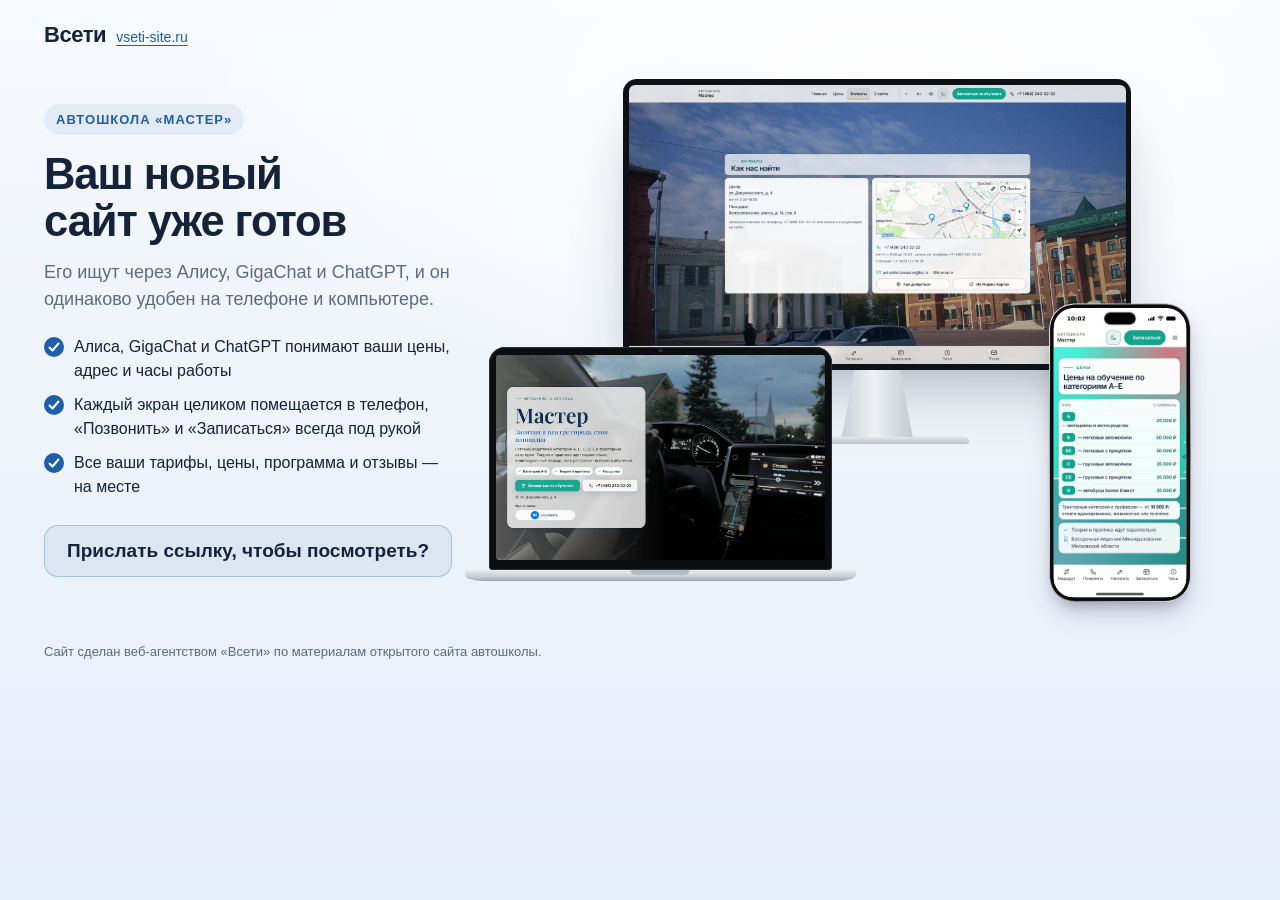
<file: vitrina/index.html>
<!doctype html>
<html lang="ru">
<head>
<meta charset="utf-8">
<meta name="viewport" content="width=device-width, initial-scale=1">
<meta name="robots" content="noindex, nofollow">
<title>Новый сайт автошколы «Мастер» — веб-агентство «Всети»</title>
<style>
@layer stageshow{:where(.ss-phone){position:relative}.ss-phone{flex-shrink:0;box-shadow:0 calc(var(--ps) * 40) calc(var(--ps) * 80) calc(var(--ps) * -16) #32325d40,0 calc(var(--ps) * 24) calc(var(--ps) * 48) calc(var(--ps) * -24) #0000004d}.ss-phone__glass{height:100%}.ss-phone__window{position:relative;overflow:hidden;isolation:isolate}.ss-phone:is([data-frame=pro],[data-frame=silver],[data-frame=bezel],[data-frame=clay],[data-frame=outline],[data-frame=bare]){--ss-phone-glass: #0b0b0c;--ss-phone-rim: #2c2c2d;--ss-phone-seam: #e0dfdc;--ss-phone-line: var(--ss-text-faint, #9a9a9d);background:none}.ss-phone__bands{position:absolute;inset:0;overflow:visible;pointer-events:none}.ss-phone:is([data-frame=pro],[data-frame=silver],[data-frame=bezel],[data-frame=clay],[data-frame=outline]) .ss-phone__glass{position:relative}.ss-phone[data-frame=pro]{--ss-phone-band-1: #e3e3e6;--ss-phone-band-2: #9a9ba0;--ss-phone-band-3: #cfd0d4;--ss-phone-band-4: #85868b;--ss-phone-band-5: #c9cacd}.ss-stage[data-theme=dark] .ss-phone[data-frame=pro],.ss-stage[data-theme=glass] .ss-phone[data-frame=pro][data-dark]{--ss-phone-band-1: #5b5c61;--ss-phone-band-2: #2b2c2f;--ss-phone-band-3: #48494d;--ss-phone-band-4: #232427;--ss-phone-band-5: #404145}.ss-phone[data-frame=silver]{--ss-phone-band-1: #f4f4f6;--ss-phone-band-2: #c9cacf;--ss-phone-band-3: #eeeef1;--ss-phone-band-4: #b9babf;--ss-phone-band-5: #e6e6ea}.ss-phone[data-frame=bezel]{--ss-phone-glass: #111113}.ss-phone[data-frame=clay]{--ss-phone-clay-top: color-mix(in srgb, var(--ss-phone-clay, #ecebe8), #fff 45%);--ss-phone-clay-bottom: color-mix(in srgb, var(--ss-phone-clay, #ecebe8), #000 6%);box-shadow:0 calc(var(--ps) * 30) calc(var(--ps) * 60) calc(var(--ps) * -12) #32325d33,0 calc(var(--ps) * 16) calc(var(--ps) * 32) calc(var(--ps) * -16) #00000029}.ss-stage[data-theme=dark] .ss-phone[data-frame=clay]{--ss-phone-clay-top: color-mix(in srgb, var(--ss-phone-clay, #2a2a2e), #fff 6%);--ss-phone-clay-bottom: var(--ss-phone-clay, #2a2a2e);--ss-phone-seam: #333338}.ss-phone[data-frame=outline]{box-shadow:none}.ss-stage[data-theme=blueprint] .ss-phone[data-frame=outline]{--ss-phone-line: var(--ss-line)}.ss-phone:not([data-frame=android],[data-frame=soft]) .ss-phone__status{height:62px;padding:0}.ss-phone:not([data-frame=android],[data-frame=soft]) .ss-phone__time{position:absolute;top:21.5px;left:0;width:138.5px;line-height:22px;text-align:center}.ss-phone:not([data-frame=android],[data-frame=soft]) .ss-phone__glyphs{position:absolute;top:25.33px;left:285.25px;align-items:flex-start;gap:8px}.ss-phone:not([data-frame=android],[data-frame=soft]) .ss-phone__signal{margin-top:1px}.ss-phone:not([data-frame=android],[data-frame=soft]) .ss-phone__battery{margin-top:.33px}.ss-phone[data-frame=photo]{position:relative;background:none}.ss-phone__photo{position:absolute;z-index:4;background:var(--ss-phone-photo-light, none) center / 100% 100% no-repeat;pointer-events:none}.ss-stage[data-theme=dark] .ss-phone__photo,.ss-phone[data-dark] .ss-phone__photo{background-image:var(--ss-phone-photo-dark, var(--ss-phone-photo-light, none))}.ss-phone[data-frame=android]{background:linear-gradient(150deg,#3a3b3f,#1d1e21 40%,#2f3034 70%,#1a1b1e)}.ss-phone[data-frame=android] .ss-phone__glass{background:#050505}.ss-phone[data-frame=android] .ss-phone__island{top:14px;width:24px;height:24px;border-radius:50%}.ss-phone[data-frame=android] .ss-phone__status{height:48px;padding:0 26px}.ss-phone[data-frame=android] .ss-phone__time{font-family:system-ui,sans-serif;font-size:15px;font-weight:500}.ss-phone[data-frame=android] .ss-phone__content[data-status]{padding-top:48px}.ss-phone[data-frame=android] .ss-phone__home{width:108px;height:4px}.ss-phone[data-frame=soft]{box-shadow:0 0 0 calc(var(--ps) * 1.5) #0a25400d,0 calc(var(--ps) * 30) calc(var(--ps) * 60) calc(var(--ps) * -12) #32325d2e,0 calc(var(--ps) * 18) calc(var(--ps) * 36) calc(var(--ps) * -18) #0000001f}.ss-phone[data-frame=soft] .ss-phone__glass{background:#f6f9fc;box-shadow:inset 0 calc(var(--ps) * -2.9) calc(var(--ps) * 7.2) #0a254038}.ss-stage[data-theme=dark] .ss-phone[data-frame=soft] .ss-phone__glass{background:#1c2433;box-shadow:inset 0 calc(var(--ps) * -2.9) calc(var(--ps) * 7.2) #00000073}.ss-phone__screen{--pt: 1px;position:absolute;top:0;left:0;display:flex;flex-direction:column;overflow:hidden;background:#fff;color:#000;font-family:-apple-system,system-ui,sans-serif;font-size:15px;letter-spacing:-.015em;transform-origin:0 0;-webkit-font-smoothing:antialiased}.ss-phone[data-dark] .ss-phone__screen{background:#000;color:#fff}.ss-phone__status{position:absolute;top:0;right:0;left:0;z-index:2;display:flex;align-items:center;justify-content:space-between;height:54px;padding:0 34px 0 52px;transition:color .3s ease;will-change:transform}.ss-phone__time{font-family:SF Pro Text,-apple-system,system-ui,sans-serif;font-variation-settings:"opsz" 17;font-size:17.67px;font-weight:590;letter-spacing:0}.ss-phone__island{position:absolute;top:var(--ss-island-top, 14px);left:50%;z-index:3;width:var(--ss-island-w, 95px);height:37px;border-radius:18.5px;background:#000;transform:translate(-50%)}.ss-phone__glyphs{display:flex;align-items:center;gap:8px}.ss-phone__glyph{display:block}.ss-phone__content{position:relative;flex:1;min-height:0}.ss-phone__content[data-status]{padding-top:62px}.ss-phone__content:not([data-status]){padding-top:44px}.ss-phone[data-frame=bare] .ss-phone__content{padding-right:8px;padding-left:8px}.ss-phone__home{position:absolute;bottom:8px;left:50%;z-index:2;width:144px;height:5px;border-radius:2.5px;background:currentColor;transform:translate(-50%);transition:color .3s ease;will-change:transform}.ss-lock{position:absolute;inset:0;color:#fff;text-align:center}.ss-lock__date{margin-top:66px;font-size:22px;font-weight:600;letter-spacing:-.01em;opacity:.85}.ss-lock__clock{margin-top:-4px;font-size:112px;font-weight:700;line-height:1;letter-spacing:-.035em;font-variant-numeric:tabular-nums;opacity:.92}.ss-lock__stack{position:absolute;right:0;bottom:118px;left:0;display:flex;flex-direction:column;gap:8px;text-align:left}.ss-lock__stack[data-at=top]{top:290px;bottom:auto}.ss-lock__controls{position:absolute;right:46px;bottom:48px;left:46px;display:flex;justify-content:space-between}.ss-lock__control{display:grid;place-items:center;width:50px;height:50px;border-radius:50%;background:#0a0c1842;backdrop-filter:blur(24px) saturate(1.3);color:#fff}.ss-notification{display:flex;align-items:center;gap:13px;margin:0 18px;padding:14px 17px 14px 14px;border-radius:23px;background:#fcfcfdc2;backdrop-filter:blur(30px) saturate(1.25);box-shadow:0 4px 24px #0000000f;color:#000;text-align:left}.ss-notification[data-banner]{position:absolute;top:56px;right:0;left:0;z-index:2;animation:ss-banner-in .52s cubic-bezier(.2,.9,.25,1) both}@keyframes ss-banner-in{0%{transform:translateY(-110px)}}.ss-notification__icon{display:grid;flex-shrink:0;place-items:center;width:38px;height:38px;overflow:hidden;border-radius:9px;background:var(--ss-accent);color:#fff}.ss-notification__icon:has(>img){background:none}.ss-notification__icon>img{display:block;width:100%;height:100%}.ss-notification__text{display:flex;flex:1;flex-direction:column;min-width:0;font-size:15px;line-height:18px;letter-spacing:-.016em}.ss-notification__head{display:flex;align-items:baseline;gap:8px}.ss-notification__title{flex:1;min-width:0;overflow:hidden;font-weight:600;white-space:nowrap;text-overflow:ellipsis}.ss-notification__time{flex-shrink:0;font-size:12px;letter-spacing:-.005em;color:#3c3c4399}.ss-notification__body{display:-webkit-box;overflow:hidden;-webkit-line-clamp:3;-webkit-box-orient:vertical}.ss-lock[data-size=satellite] .ss-lock__stack{top:232px;bottom:auto}.ss-lock[data-size=satellite][data-clock=off] .ss-lock__stack{top:74px}.ss-notification{will-change:transform}.ss-phone:not([data-dark]) .ss-notification{background:#ffffffeb;box-shadow:0 0 0 .5px #00000014,0 8px 24px #0000001f}.ss-phone__time-bar{display:inline-block;width:30px;height:7px;border-radius:4px;background:currentColor;opacity:.5}}
:root{--ink:#14233a;--muted:#5b6b80;--accent:#1f5fa8;--sand:#ffc94d;--bg1:#f6f9fd;--bg2:#e6eef8}
*{box-sizing:border-box}
html,body{margin:0}
body{font:16px/1.5 -apple-system,"Segoe UI",Roboto,Arial,sans-serif;color:var(--ink);background:radial-gradient(1200px 600px at 70% 10%,#ffffff 0,rgba(255,255,255,0) 60%),linear-gradient(180deg,var(--bg1),var(--bg2));min-height:100vh}
a{color:inherit}
.top{display:flex;align-items:center;justify-content:space-between;max-width:1240px;margin:0 auto;padding:18px 24px}
.brand{display:flex;align-items:baseline;gap:10px;text-decoration:none}
.brand b{font-size:22px;letter-spacing:-.02em}
.brand span{font-size:14px;color:var(--accent);text-decoration:underline;text-underline-offset:3px}
.hero{max-width:1240px;margin:0 auto;padding:10px 24px 40px;display:grid;grid-template-columns:minmax(0,.82fr) minmax(0,1.5fr);gap:36px;align-items:center}
.eyebrow{display:inline-block;font-size:13px;font-weight:600;letter-spacing:.08em;text-transform:uppercase;color:var(--accent);background:rgba(31,95,168,.08);padding:6px 12px;border-radius:999px}
h1{text-wrap:balance;font-size:clamp(30px,3.4vw,48px);line-height:1.08;letter-spacing:-.025em;margin:16px 0 14px}
.lead{font-size:18px;color:var(--muted);margin:0 0 22px;max-width:30em}
.pts{list-style:none;padding:0;margin:0 0 26px;display:grid;gap:10px}
.pts li{display:flex;gap:10px;align-items:flex-start}
.pts li::before{content:"";flex:none;width:20px;height:20px;margin-top:2px;border-radius:50%;background:var(--accent) url("data:image/svg+xml,%3Csvg xmlns='http://www.w3.org/2000/svg' viewBox='0 0 20 20'%3E%3Cpath d='M5.5 10.5l3 3 6-7' fill='none' stroke='%23fff' stroke-width='2' stroke-linecap='round' stroke-linejoin='round'/%3E%3C/svg%3E") center/100% no-repeat}
.cta{display:flex;flex-wrap:wrap;gap:14px;align-items:center}
.btn{display:inline-flex;align-items:center;gap:8px;min-height:52px;padding:0 26px;border-radius:14px;background:var(--accent);color:#fff;font-weight:600;text-decoration:none;box-shadow:0 10px 24px rgba(31,95,168,.28)}
.btn:hover{background:#174a86}
.ask{margin:0;display:inline-flex;align-items:center;min-height:52px;padding:12px 22px;line-height:1.3;border-radius:14px;background:rgba(31,95,168,.08);border:1.5px solid rgba(31,95,168,.28);color:var(--ink);font-size:19px;font-weight:600}
/* сцена с устройствами */
.stage{position:relative;width:100%;aspect-ratio:16/11.2}
.dv{position:absolute}
.dv img{display:block;width:100%;height:100%;object-fit:cover;object-position:center top}
.mon .scr img,.lap .scr img{height:auto}
.mon{left:18%;top:0;width:68%}
.mon .scr{padding:1.1%;background:#0e1116;border-radius:14px;box-shadow:0 30px 60px -20px rgba(20,35,58,.35)}
.mon .scr img{border-radius:6px}
.mon .neck{width:14%;aspect-ratio:1/.95;margin:0 auto;background:linear-gradient(90deg,#c9d0d8,#eef1f4 45%,#c3cad2);clip-path:polygon(18% 0,82% 0,100% 100%,0 100%)}
.mon .foot{width:36%;aspect-ratio:36/1.5;margin:-1px auto 0;border-radius:6px 6px 3px 3px;background:linear-gradient(180deg,#e9edf1,#b9c1ca);box-shadow:0 12px 20px -8px rgba(20,35,58,.4)}
.lap{left:0;bottom:4%;width:46%}
.lap .scr{padding:2.2% 2.2% 3%;background:#0b0d11;border-radius:16px 16px 4px 4px;position:relative;box-shadow:0 0 0 1px #2a2f37 inset}
.lap .scr::before{content:"";position:absolute;top:1%;left:50%;width:.9%;aspect-ratio:1;border-radius:50%;background:#2b3442;transform:translateX(-50%)}
.lap .scr img{border-radius:3px}
.lap .base{position:relative;height:0;padding-bottom:3.2%;margin:0 -7%;background:linear-gradient(180deg,#e7ebef 0,#c8cfd7 60%,#9aa3ad 100%);border-radius:0 0 18px 18px/0 0 60% 60%;box-shadow:0 22px 30px -14px rgba(20,35,58,.45)}
.lap .base::after{content:"";position:absolute;top:0;left:50%;width:15%;height:40%;transform:translateX(-50%);background:#b3bbc4;border-radius:0 0 8px 8px}
.tab{right:1.5%;bottom:3%;width:23%}
.tab .scr{aspect-ratio:820/1180;padding:4.5%;background:#121419;border-radius:22px;box-shadow:0 0 0 2px #c7ced6,0 28px 50px -18px rgba(20,35,58,.45)}
.tab .scr img{border-radius:10px}
.ph{right:6%;bottom:0;width:340px;transform-origin:100% 100%}
.ph-shot{display:block;width:100%;height:auto}
.note{max-width:1240px;margin:0 auto;padding:0 24px 34px;color:var(--muted);font-size:13px}
@media (max-width:600px){
  .stage{aspect-ratio:16/9.8}
  .mon{display:none}
  .lap{left:6%;width:64%;bottom:6%}
  .ph{right:5%}
}
@media (max-width:900px){
  .hero{grid-template-columns:1fr;gap:26px;padding-top:0}
  .stage{order:-1}
  .lead{font-size:16.5px}
}
</style>
</head>
<body>
<header class="top"><a class="brand" href="https://vseti-site.ru/" target="_blank" rel="noopener"><b>Всети</b><span>vseti-site.ru</span></a></header>
<main class="hero">
  <div class="txt">
    <span class="eyebrow">Автошкола «Мастер»</span>
    <h1>Ваш новый сайт уже готов</h1>
    <p class="lead">Его ищут через Алису, GigaChat и ChatGPT, и он одинаково удобен на телефоне и компьютере.</p>
    <ul class="pts">
      <li>Алиса, GigaChat и ChatGPT понимают ваши цены, адрес и часы работы</li>
      <li>Каждый экран целиком помещается в телефон, «Позвонить» и «Записаться» всегда под рукой</li>
      <li>Все ваши тарифы, цены, программа и отзывы — на месте</li>
    </ul>
    <div class="cta">
      <p class="ask">Прислать ссылку, чтобы посмотреть?</p>
    </div>
  </div>
  <div class="stage" id="stage" aria-label="Новый сайт на компьютере, ноутбуке и телефоне">
    <div class="dv mon"><div class="scr"><img src="img/monitor.webp?v=2" alt="" width="1600" height="900"></div><div class="neck"></div><div class="foot"></div></div>
    <div class="dv lap"><div class="scr"><img src="img/laptop.webp?v=2" alt="" width="1280" height="800"></div><div class="base"></div></div>
    <div class="dv ph" id="ph"><div class="ss-phone z-phone" data-frame="pro" style="width: 340px; height: 714.953px; padding: 2.38318px; border-radius: 61.1682px; --ps: 0.794392523364486px;"><svg class="ss-phone__bands" width="100%" height="100%" aria-hidden="true"><defs><linearGradient id="ph-band" x1="0.2" y1="0" x2="0.8" y2="1"><stop offset="0" style="stop-color: var(--ss-phone-band-1);"></stop><stop offset="0.22" style="stop-color: var(--ss-phone-band-2);"></stop><stop offset="0.48" style="stop-color: var(--ss-phone-band-3);"></stop><stop offset="0.74" style="stop-color: var(--ss-phone-band-4);"></stop><stop offset="1" style="stop-color: var(--ss-phone-band-5);"></stop></linearGradient><linearGradient id="ph-clay" x1="0" y1="0" x2="0" y2="1"><stop offset="0" style="stop-color: var(--ss-phone-clay-top);"></stop><stop offset="1" style="stop-color: var(--ss-phone-clay-bottom);"></stop></linearGradient></defs><g transform="translate(10.327102803738317 10.327102803738317)" stroke-linejoin="round"><path d="M262.94 0.00L267.09 0.06L270.49 0.24L273.65 0.53L276.65 0.94L279.51 1.47L282.27 2.11L284.93 2.87L287.50 3.74L289.97 4.72L292.36 5.81L294.65 7.02L296.85 8.33L298.96 9.75L300.98 11.27L302.90 12.90L304.72 14.62L306.45 16.45L308.08 18.37L309.60 20.38L311.02 22.49L312.33 24.70L313.53 26.99L314.63 29.37L315.61 31.85L316.48 34.41L317.24 37.07L317.88 39.83L318.41 42.70L318.82 45.69L319.11 48.85L319.29 52.25L319.35 56.40L319.35 637.90L319.29 642.04L319.11 645.45L318.82 648.60L318.41 651.60L317.88 654.47L317.24 657.23L316.48 659.89L315.61 662.45L314.63 664.92L313.53 667.31L312.33 669.60L311.02 671.80L309.60 673.91L308.08 675.93L306.45 677.85L304.72 679.68L302.90 681.40L300.98 683.03L298.96 684.55L296.85 685.97L294.65 687.28L292.36 688.49L289.97 689.58L287.50 690.56L284.93 691.43L282.27 692.19L279.51 692.83L276.65 693.36L273.65 693.77L270.49 694.06L267.09 694.24L262.94 694.30L56.40 694.30L52.25 694.24L48.85 694.06L45.69 693.77L42.70 693.36L39.83 692.83L37.07 692.19L34.41 691.43L31.85 690.56L29.37 689.58L26.99 688.49L24.70 687.28L22.49 685.97L20.38 684.55L18.37 683.03L16.45 681.40L14.62 679.68L12.90 677.85L11.27 675.93L9.75 673.91L8.33 671.80L7.02 669.60L5.81 667.31L4.72 664.92L3.74 662.45L2.87 659.89L2.11 657.23L1.47 654.47L0.94 651.60L0.53 648.60L0.24 645.45L0.06 642.04L0.00 637.90L0.00 56.40L0.06 52.25L0.24 48.85L0.53 45.69L0.94 42.70L1.47 39.83L2.11 37.07L2.87 34.41L3.74 31.85L4.72 29.37L5.81 26.99L7.02 24.70L8.33 22.49L9.75 20.38L11.27 18.37L12.90 16.45L14.62 14.62L16.45 12.90L18.37 11.27L20.38 9.75L22.49 8.33L24.70 7.02L26.99 5.81L29.37 4.72L31.85 3.74L34.41 2.87L37.07 2.11L39.83 1.47L42.70 0.94L45.69 0.53L48.85 0.24L52.25 0.06L56.40 0.00Z" fill="none" stroke-width="20.654205607476634" stroke="url(#ph-band)"></path><path d="M262.94 0.00L267.09 0.06L270.49 0.24L273.65 0.53L276.65 0.94L279.51 1.47L282.27 2.11L284.93 2.87L287.50 3.74L289.97 4.72L292.36 5.81L294.65 7.02L296.85 8.33L298.96 9.75L300.98 11.27L302.90 12.90L304.72 14.62L306.45 16.45L308.08 18.37L309.60 20.38L311.02 22.49L312.33 24.70L313.53 26.99L314.63 29.37L315.61 31.85L316.48 34.41L317.24 37.07L317.88 39.83L318.41 42.70L318.82 45.69L319.11 48.85L319.29 52.25L319.35 56.40L319.35 637.90L319.29 642.04L319.11 645.45L318.82 648.60L318.41 651.60L317.88 654.47L317.24 657.23L316.48 659.89L315.61 662.45L314.63 664.92L313.53 667.31L312.33 669.60L311.02 671.80L309.60 673.91L308.08 675.93L306.45 677.85L304.72 679.68L302.90 681.40L300.98 683.03L298.96 684.55L296.85 685.97L294.65 687.28L292.36 688.49L289.97 689.58L287.50 690.56L284.93 691.43L282.27 692.19L279.51 692.83L276.65 693.36L273.65 693.77L270.49 694.06L267.09 694.24L262.94 694.30L56.40 694.30L52.25 694.24L48.85 694.06L45.69 693.77L42.70 693.36L39.83 692.83L37.07 692.19L34.41 691.43L31.85 690.56L29.37 689.58L26.99 688.49L24.70 687.28L22.49 685.97L20.38 684.55L18.37 683.03L16.45 681.40L14.62 679.68L12.90 677.85L11.27 675.93L9.75 673.91L8.33 671.80L7.02 669.60L5.81 667.31L4.72 664.92L3.74 662.45L2.87 659.89L2.11 657.23L1.47 654.47L0.94 651.60L0.53 648.60L0.24 645.45L0.06 642.04L0.00 637.90L0.00 56.40L0.06 52.25L0.24 48.85L0.53 45.69L0.94 42.70L1.47 39.83L2.11 37.07L2.87 34.41L3.74 31.85L4.72 29.37L5.81 26.99L7.02 24.70L8.33 22.49L9.75 20.38L11.27 18.37L12.90 16.45L14.62 14.62L16.45 12.90L18.37 11.27L20.38 9.75L22.49 8.33L24.70 7.02L26.99 5.81L29.37 4.72L31.85 3.74L34.41 2.87L37.07 2.11L39.83 1.47L42.70 0.94L45.69 0.53L48.85 0.24L52.25 0.06L56.40 0.00Z" fill="none" stroke-width="15.88785046728972" style="stroke: var(--ss-phone-rim);"></path><path d="M262.94 0.00L267.09 0.06L270.49 0.24L273.65 0.53L276.65 0.94L279.51 1.47L282.27 2.11L284.93 2.87L287.50 3.74L289.97 4.72L292.36 5.81L294.65 7.02L296.85 8.33L298.96 9.75L300.98 11.27L302.90 12.90L304.72 14.62L306.45 16.45L308.08 18.37L309.60 20.38L311.02 22.49L312.33 24.70L313.53 26.99L314.63 29.37L315.61 31.85L316.48 34.41L317.24 37.07L317.88 39.83L318.41 42.70L318.82 45.69L319.11 48.85L319.29 52.25L319.35 56.40L319.35 637.90L319.29 642.04L319.11 645.45L318.82 648.60L318.41 651.60L317.88 654.47L317.24 657.23L316.48 659.89L315.61 662.45L314.63 664.92L313.53 667.31L312.33 669.60L311.02 671.80L309.60 673.91L308.08 675.93L306.45 677.85L304.72 679.68L302.90 681.40L300.98 683.03L298.96 684.55L296.85 685.97L294.65 687.28L292.36 688.49L289.97 689.58L287.50 690.56L284.93 691.43L282.27 692.19L279.51 692.83L276.65 693.36L273.65 693.77L270.49 694.06L267.09 694.24L262.94 694.30L56.40 694.30L52.25 694.24L48.85 694.06L45.69 693.77L42.70 693.36L39.83 692.83L37.07 692.19L34.41 691.43L31.85 690.56L29.37 689.58L26.99 688.49L24.70 687.28L22.49 685.97L20.38 684.55L18.37 683.03L16.45 681.40L14.62 679.68L12.90 677.85L11.27 675.93L9.75 673.91L8.33 671.80L7.02 669.60L5.81 667.31L4.72 664.92L3.74 662.45L2.87 659.89L2.11 657.23L1.47 654.47L0.94 651.60L0.53 648.60L0.24 645.45L0.06 642.04L0.00 637.90L0.00 56.40L0.06 52.25L0.24 48.85L0.53 45.69L0.94 42.70L1.47 39.83L2.11 37.07L2.87 34.41L3.74 31.85L4.72 29.37L5.81 26.99L7.02 24.70L8.33 22.49L9.75 20.38L11.27 18.37L12.90 16.45L14.62 14.62L16.45 12.90L18.37 11.27L20.38 9.75L22.49 8.33L24.70 7.02L26.99 5.81L29.37 4.72L31.85 3.74L34.41 2.87L37.07 2.11L39.83 1.47L42.70 0.94L45.69 0.53L48.85 0.24L52.25 0.06L56.40 0.00Z" fill="none" stroke-width="14.69626168224299" style="stroke: var(--ss-phone-glass);"></path></g></svg><div class="ss-phone__glass" style="padding: 7.94393px; border-radius: 58.785px;"><div class="ss-phone__window" style="width: 319.346px; height: 694.299px; clip-path: path(&quot;M 262.94 0 L 267.09 0.06 L 270.49 0.24 L 273.65 0.53 L 276.65 0.94 L 279.51 1.47 L 282.27 2.11 L 284.93 2.87 L 287.5 3.74 L 289.97 4.72 L 292.36 5.81 L 294.65 7.02 L 296.85 8.33 L 298.96 9.75 L 300.98 11.27 L 302.9 12.9 L 304.72 14.62 L 306.45 16.45 L 308.08 18.37 L 309.6 20.38 L 311.02 22.49 L 312.33 24.7 L 313.53 26.99 L 314.63 29.37 L 315.61 31.85 L 316.48 34.41 L 317.24 37.07 L 317.88 39.83 L 318.41 42.7 L 318.82 45.69 L 319.11 48.85 L 319.29 52.25 L 319.35 56.4 L 319.35 637.9 L 319.29 642.04 L 319.11 645.45 L 318.82 648.6 L 318.41 651.6 L 317.88 654.47 L 317.24 657.23 L 316.48 659.89 L 315.61 662.45 L 314.63 664.92 L 313.53 667.31 L 312.33 669.6 L 311.02 671.8 L 309.6 673.91 L 308.08 675.93 L 306.45 677.85 L 304.72 679.68 L 302.9 681.4 L 300.98 683.03 L 298.96 684.55 L 296.85 685.97 L 294.65 687.28 L 292.36 688.49 L 289.97 689.58 L 287.5 690.56 L 284.93 691.43 L 282.27 692.19 L 279.51 692.83 L 276.65 693.36 L 273.65 693.77 L 270.49 694.06 L 267.09 694.24 L 262.94 694.3 L 56.4 694.3 L 52.25 694.24 L 48.85 694.06 L 45.69 693.77 L 42.7 693.36 L 39.83 692.83 L 37.07 692.19 L 34.41 691.43 L 31.85 690.56 L 29.37 689.58 L 26.99 688.49 L 24.7 687.28 L 22.49 685.97 L 20.38 684.55 L 18.37 683.03 L 16.45 681.4 L 14.62 679.68 L 12.9 677.85 L 11.27 675.93 L 9.75 673.91 L 8.33 671.8 L 7.02 669.6 L 5.81 667.31 L 4.72 664.92 L 3.74 662.45 L 2.87 659.89 L 2.11 657.23 L 1.47 654.47 L 0.94 651.6 L 0.53 648.6 L 0.24 645.45 L 0.06 642.04 L 0 637.9 L 0 56.4 L 0.06 52.25 L 0.24 48.85 L 0.53 45.69 L 0.94 42.7 L 1.47 39.83 L 2.11 37.07 L 2.87 34.41 L 3.74 31.85 L 4.72 29.37 L 5.81 26.99 L 7.02 24.7 L 8.33 22.49 L 9.75 20.38 L 11.27 18.37 L 12.9 16.45 L 14.62 14.62 L 16.45 12.9 L 18.37 11.27 L 20.38 9.75 L 22.49 8.33 L 24.7 7.02 L 26.99 5.81 L 29.37 4.72 L 31.85 3.74 L 34.41 2.87 L 37.07 2.11 L 39.83 1.47 L 42.7 0.94 L 45.69 0.53 L 48.85 0.24 L 52.25 0.06 L 56.4 0 Z&quot;);"><div class="ss-phone__screen" style="width: 402px; height: 874px; transform: scale(0.794393); --ss-screen-r: 64px;"><div class="ss-phone__status"><span class="ss-phone__time">10:02</span><span class="ss-phone__glyphs"><svg viewBox="0 0 20.33 13.67" width="20.33" height="13.67" class="ss-phone__glyph ss-phone__signal"><rect x="0" y="7.34" width="3.333" height="6.33" rx="1.667" fill="currentColor"></rect><rect x="5.667" y="5" width="3.333" height="8.67" rx="1.667" fill="currentColor"></rect><rect x="11.334" y="2.67" width="3.333" height="11" rx="1.667" fill="currentColor"></rect><rect x="17.000999999999998" y="0" width="3.333" height="13.67" rx="1.667" fill="currentColor"></rect></svg><svg viewBox="0 0 19.33 14.33" width="19.33" height="14.33" class="ss-phone__glyph ss-phone__wifi"><path fill-rule="evenodd" fill="currentColor" d="M0.415933 5.54283C0.902185 6.04412 1.66017 5.95818 2.27513 5.41393C4.30595 3.58064 6.83731 2.63535 9.66901 2.63535C12.5007 2.63535 15.0464 3.60928 17.0629 5.41393C17.6636 5.97251 18.4215 6.0298 18.9221 5.54283C19.4226 5.02722 19.4942 4.2538 18.9793 3.70954C16.8341 1.51819 13.3302 0 9.66901 0C6.00783 0 2.48965 1.53251 0.358727 3.72387C-0.156127 4.2538 -0.0989213 5.02722 0.415933 5.55715L0.415933 5.54283ZM3.94841 9.13779C4.50617 9.68205 5.22124 9.62476 5.85051 9.10915C6.88022 8.29276 8.25316 7.73418 9.66901 7.7485C11.0706 7.7485 12.4435 8.29276 13.4875 9.12347C14.1168 9.63908 14.8605 9.66773 15.4039 9.12347C15.9331 8.57921 16.0189 7.7485 15.4611 7.23289C14.0739 5.98683 11.9859 5.11315 9.68332 5.11315C7.38077 5.11315 5.27845 5.98683 3.9055 7.23289C3.41925 7.69121 3.31914 8.47896 3.96271 9.13779L3.94841 9.13779ZM8.72511 13.8929C9.34008 14.4801 9.98365 14.4801 10.5986 13.8929L11.757 12.7757C12.372 12.1742 12.5007 11.4151 11.7999 10.8995C11.2136 10.4841 10.4699 10.212 9.66901 10.212C8.86813 10.212 8.11015 10.4841 7.53809 10.9138C6.83731 11.4151 6.98033 12.1885 7.59529 12.7757L8.73942 13.8929L8.72511 13.8929Z"></path></svg><svg viewBox="0 0 29.33 13.67" width="29.33" height="13.67" class="ss-phone__glyph ss-phone__battery"><path fill="currentColor" d="M0 6.4C0 4.15979 0 3.03969 0.435974 2.18404C0.819467 1.43139 1.43139 0.819467 2.18404 0.435974C3.03969 0 4.15979 0 6.4 0L19.933 0C22.1732 0 23.2933 0 24.149 0.435974C24.9016 0.819467 25.5135 1.43139 25.897 2.18404C26.333 3.03969 26.333 4.15979 26.333 6.4L26.333 7.26666C26.333 9.50687 26.333 10.627 25.897 11.4826C25.5135 12.2353 24.9016 12.8472 24.149 13.2307C23.2933 13.6667 22.1732 13.6667 19.933 13.6667L6.4 13.6667C4.15979 13.6667 3.03969 13.6667 2.18404 13.2307C1.43139 12.8472 0.819467 12.2353 0.435974 11.4826C0 10.627 0 9.50687 0 7.26666L0 6.4Z"></path><path fill-rule="evenodd" fill="currentColor" transform="translate(27.33 4.33)" d="M0 0L0 5C0.601505 4.8625 2 3.75 2 2.5C2 1.25 0.601505 0.1375 0 0Z"></path></svg></span></div><span class="ss-phone__island"></span><div class="ss-phone__content" data-status="true"><img class="ph-shot" src="img/phone.webp?v=2" alt="Новый сайт автошколы «Мастер» на телефоне" width="393" height="794"></div><span class="ss-phone__home"></span></div></div></div></div></div>
  </div>
</main>
<p class="note">Сайт сделан веб-агентством «Всети» по материалам открытого сайта автошколы.</p>
<script>
(function(){var st=document.getElementById('stage'),ph=document.getElementById('ph');
function fit(){var k=st.clientWidth*(innerWidth<=600?0.27:0.19)/340;ph.style.transform='scale('+k+')';}
fit();addEventListener('resize',fit);})();
</script>
</body>
</html>
</file>
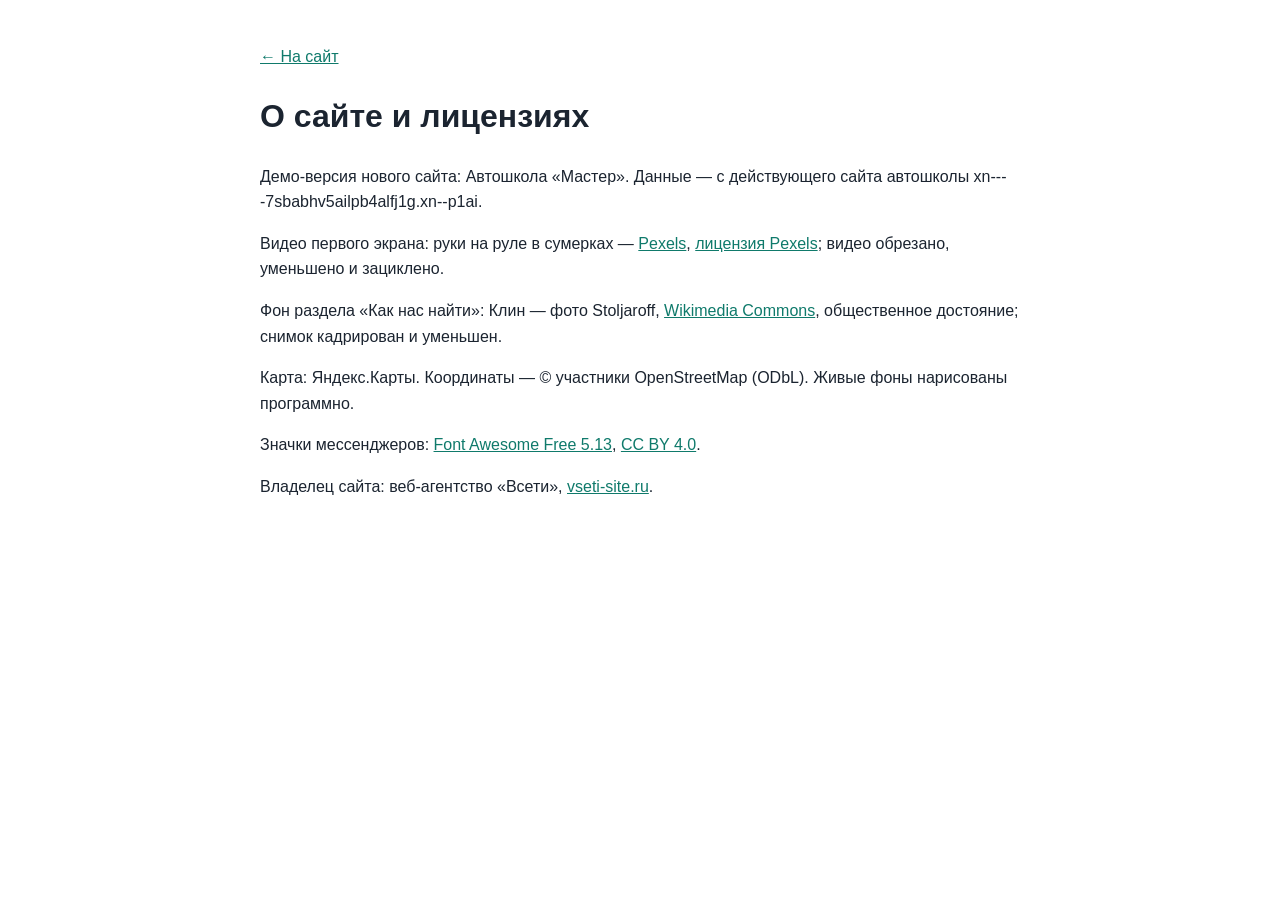
<file: credits.html>
<!doctype html><html lang="ru"><head><meta charset="utf-8"><meta name="viewport" content="width=device-width,initial-scale=1"><meta name="robots" content="noindex"><title>О сайте — Автошкола «Мастер»</title>
<style>body{font:16px/1.6 Inter,Arial,sans-serif;max-width:760px;margin:0 auto;padding:28px 18px;color:#1b2430}a{color:#0f7a6b}</style></head><body>
<p><a href="./">← На сайт</a></p><h1>О сайте и лицензиях</h1>
<p>Демо-версия нового сайта: Автошкола «Мастер». Данные — с действующего сайта автошколы xn----7sbabhv5ailpb4alfj1g.xn--p1ai.</p>
<p>Видео первого экрана: руки на руле в сумерках — <a href="https://www.pexels.com/video/13802598/" target="_blank" rel="noopener">Pexels</a>, <a href="https://www.pexels.com/license/" target="_blank" rel="noopener">лицензия Pexels</a>; видео обрезано, уменьшено и зациклено.</p>
<p>Фон раздела «Как нас найти»: Клин — фото Stoljaroff, <a href="https://commons.wikimedia.org/wiki/File:Klin_159.jpg" target="_blank" rel="noopener">Wikimedia Commons</a>, общественное достояние; снимок кадрирован и уменьшен.</p>
<p>Карта: Яндекс.Карты. Координаты — © участники OpenStreetMap (ODbL). Живые фоны нарисованы программно.</p>
<p>Значки мессенджеров: <a href="https://fontawesome.com" target="_blank" rel="noopener">Font Awesome Free 5.13</a>, <a href="https://creativecommons.org/licenses/by/4.0/" target="_blank" rel="noopener">CC BY 4.0</a>.</p>
<p>Владелец сайта: веб-агентство «Всети», <a href="https://vseti-site.ru" target="_blank" rel="noopener">vseti-site.ru</a>.</p>
</body></html>
</file>
<file: css/etalon.css>
/* ==========================================================================
   Эталон нотариуса. Общий слой поверх встроенных стилей index.html:
   видео-первый экран, «жидкое стекло», интерьеры на фоне экранов,
   шапка и нижняя панель со второго экрана, карточки Spotlight Card.
   ========================================================================== */

/* плавное проявление подсветки рамки (Chrome/Safari/Firefox новых версий) */
@property --hl{syntax:'<number>';inherits:true;initial-value:0}

:root{
  --glass:rgba(0,0,0,.4);
  --glass-blur:4px;
  --spot:255,196,108;          /* тёплый янтарь под интерьеры */
  --spring:cubic-bezier(.2,.9,.3,1.35);
}

/* ---------- светлый текст на тёмном стекле для всего, что лежит на фото ---------- */
.sec:not(.sec-hero),.hdr,.bar,.mmenu{
  --card:rgba(0,0,0,.4); --card-rgb:0,0,0;
  --text:#fff; --muted:rgba(255,255,255,.84);
  --line:rgba(255,255,255,.3); --line2:rgba(255,255,255,.2);
  --accent:#ecd9ac; --accent-d:#f6e9c8; --accent-l:#d3bc8a; --accent-soft:rgba(255,255,255,.13);
  --bg:rgba(0,0,0,.3); --bg2:transparent; --bg3:rgba(255,255,255,.13);
  --on-accent:#1d170b;
  --shadow:0 1px 12px rgba(0,0,0,.35); --shadow-lg:0 18px 50px rgba(0,0,0,.5);
  --ok:#8fe3a8; --bad:#ff9f96;
  color:#fff;
}
.sec:not(.sec-hero){background:#2b2319}
.sec:not(.sec-hero) .sec-scroll{
  position:relative;z-index:1;
  padding-top:calc(var(--hdr-h) / var(--zc,1) + 12px);padding-bottom:calc(var(--bar-h) + 12px);
  text-shadow:0 1px 2px rgba(0,0,0,.45)
}
.sec:not(.sec-hero) :is(input,select,textarea,button.btn,.btn){text-shadow:none}

/* ---------- фон экранов: интерьеры, затемнение ровно 50% ---------- */
.sec-bg{position:absolute;inset:0;z-index:0;overflow:hidden;pointer-events:none;background:#2b2319}
.sec-bg picture{display:block;width:100%;height:100%}
.sec-bg img{display:block;width:100%;height:100%;object-fit:cover;opacity:0;transition:opacity .9s ease}
.sec-bg img.ld,html:not(.js) .sec-bg img{opacity:1}
.sec-bg::after{content:"";position:absolute;inset:0;background:rgba(0,0,0,.5)}

/* ==========================================================================
   Жидкое стекло
   ========================================================================== */
.glass,
.sec:not(.sec-hero) :is(.sec-head,.svc,.step,.rev,.rsum,.cred,.cbox,.fq,.about-txt,.tf-card,.quote,.ilink,.chips li,.foot,.rate-chip){
  position:relative;isolation:isolate;
  background:var(--glass);
  -webkit-backdrop-filter:blur(var(--glass-blur));backdrop-filter:blur(var(--glass-blur));
  border:0;border-radius:var(--radius);
  box-shadow:0 8px 30px rgba(0,0,0,.14);
}
/* тонкая светлая рамка-градиент; рядом с курсором рамка разгорается (--hl, --x, --y) */
.glass::after,
.sec:not(.sec-hero) :is(.sec-head,.svc,.step,.rev,.rsum,.cred,.cbox,.fq,.about-txt,.tf-card,.quote,.ilink,.chips li,.foot,.rate-chip)::after{
  content:"";position:absolute;inset:0;border-radius:inherit;padding:1.4px;pointer-events:none;z-index:2;
  background:
    radial-gradient(230px circle at var(--x,50%) var(--y,50%),rgba(255,226,160,calc(var(--hl,0)*1)),rgba(var(--spot),calc(var(--hl,0)*.65)) 38%,transparent 72%),
    linear-gradient(160deg,rgba(255,255,255,.58) 0%,rgba(255,255,255,.16) 22%,rgba(255,255,255,0) 44%,rgba(255,255,255,0) 60%,rgba(255,255,255,.16) 82%,rgba(255,255,255,.5) 100%);
  -webkit-mask:linear-gradient(#000 0 0) content-box,linear-gradient(#000 0 0);
  -webkit-mask-composite:xor;mask-composite:exclude;
}
.sec:not(.sec-hero) .sec-head{display:block;width:fit-content;max-width:100%;border-radius:18px;padding:14px 22px 16px;margin-bottom:16px}
.sec:not(.sec-hero) .sec-head .h2{margin-top:8px}
.sec:not(.sec-hero) .sec-head .lead{margin-top:8px}
.sec:not(.sec-hero) .sec-head .demo-note{background:rgba(255,255,255,.1);border-left-color:var(--accent)}

/* ==========================================================================
   Spotlight Card: пятно света под курсором внутри карточки (::before),
   подсветка рамки рядом с курсором (::after выше), «прыжок» scale + тень.
   Позицию --x/--y ставит один общий обработчик pointermove (js/etalon.js).
   ========================================================================== */
.glow{position:relative;isolation:isolate;--hov:1.035}
.glow::before{
  content:"";position:absolute;inset:0;border-radius:inherit;pointer-events:none;z-index:-1;
  background:
    radial-gradient(340px circle at var(--x,50%) var(--y,50%),rgba(var(--spot),.5),rgba(var(--spot),.2) 38%,transparent 72%);
  opacity:0;transition:opacity .35s ease;
}
.glow.lit{--hl:1}
.glow.lit::before{opacity:1}
.glow{transition:scale .38s var(--spring),box-shadow .32s ease,--hl .3s ease}
.glow.rv{transition:opacity .7s ease var(--rvd),translate .7s ease var(--rvd),scale .38s var(--spring),box-shadow .32s ease,--hl .3s ease}
@media (hover:hover) and (pointer:fine){
  .glow:hover{scale:var(--hov);z-index:6;box-shadow:0 24px 54px rgba(0,0,0,.5),0 0 34px rgba(var(--spot),.2)}
}
/* ---------- «Контакты» («Как нас найти»): плашки при наведении и касании загораются жёлтым — яркая рамка и мягкое
   свечение вокруг; размер не меняется (никаких увеличений и сдвигов раскладки), видно в обеих темах ---------- */
:root{--gy-ring:255,208,80;--gy-glow:255,200,64}
html[data-theme="light"]{--gy-ring:232,154,0;--gy-glow:255,186,30}
#contacts .glow{--gy:0 0 0 2.5px rgba(var(--gy-ring),.98),0 0 22px 4px rgba(var(--gy-glow),.66),0 0 58px 14px rgba(var(--gy-glow),.32),0 8px 30px rgba(0,0,0,.14);
  --gy0:0 0 0 0 rgba(var(--gy-ring),0),0 0 0 0 rgba(var(--gy-glow),0),0 0 0 0 rgba(var(--gy-glow),0),0 8px 30px rgba(0,0,0,.14)}
@media (hover:hover) and (pointer:fine){
  #contacts .glow:hover{scale:1;box-shadow:var(--gy)}
  /* заголовок с рейтингом: когда курсор на значке рейтинга, светится только значок */
  #contacts .sec-head:has(.rate-chip:hover):hover{box-shadow:var(--gy0)}
}
#contacts .glow.tap{animation:cGlowTap 1.4s ease-out,glowHl .62s ease-out}
@keyframes cGlowTap{0%{box-shadow:var(--gy0)}14%,62%{box-shadow:var(--gy)}100%{box-shadow:var(--gy0)}}
html[data-hc="1"] #contacts .glow:hover{outline:3px solid #ffd400;outline-offset:2px}
/* крупные плашки берут нижнюю границу 1,03: 3,5 % от 600 px — это уже 20 px */
.hero-plq,.about-txt,.tf-card,.sec-head,.cbox{--hov:1.03}

/* касание на телефоне: вспышка пятна в точке касания и подпрыгивание */
.glow.tap{animation:glowTap .62s var(--spring),glowHl .62s ease-out}
.glow.tap::before{animation:spotFlash .62s ease-out}
@keyframes glowTap{0%{scale:1}38%{scale:var(--tap,1.045)}100%{scale:1}}
@keyframes glowHl{0%{--hl:0}22%{--hl:1}100%{--hl:0}}
@keyframes spotFlash{0%{opacity:0}18%{opacity:1}100%{opacity:0}}

/* ---------- появление блоков при входе на экран ---------- */
.rv{--rvd:calc(var(--i,0) * 90ms);opacity:0;transform:none;translate:0 18px;
  transition:opacity .7s ease var(--rvd),translate .7s ease var(--rvd)}
.sec.active .rv{opacity:1;transform:none;translate:0 0}
/* первый экран: блоки стартуют сами (экран активен с загрузки), по очереди после слова */
.sec-hero .rv{--rvd:calc(var(--hero-d,1.8s) + var(--i,0) * 140ms);opacity:1;translate:0 0}
.sec-hero .kicker.rv{--rvd:.45s}
/* анимация заголовка стартует — скрипт ставит .go, и остальные блоки выходят следом за словом */
.sec-hero.go .rv{animation:heroIn .9s cubic-bezier(.2,.7,.2,1) var(--rvd) both}
html.js .sec-hero:not(.go) .rv{opacity:0;translate:0 18px;animation:heroSafe .01s linear 5s forwards}
@keyframes heroIn{from{opacity:0;translate:0 18px}to{opacity:1;translate:0 0}}
@keyframes heroSafe{to{opacity:1;translate:0 0}}

/* ==========================================================================
   Первый экран
   ========================================================================== */
.sec-hero{background:#8fb1d4;color:#fff;
  /* А−/А+ первый экран не трогают: страница в zoom, экран — встречный zoom (как шапка), поэтому он на любой ступени
     выглядит ровно как при 100 %. Единицы vw/vh и высота экрана считаются от окна без поправки. */
  zoom:calc(1 / var(--zc,1)); --vwu:1vw; --vhu:1vh;
  /* высота — та же видимая, что у остальных экранов (скрипт кладёт её в --vhr); 100vh во встроенном браузере Telegram на Android
     считается при спрятанной верхней панели и выше видимой части — первый экран выходил выше, и все следующие съезжали вниз */
  --vh:var(--vhr, calc(100 * var(--vhu)))}
.hero-bg{position:absolute;inset:0;overflow:hidden;background:#9db9d6 url(../img/hero-poster.jpg) 54% 50%/cover no-repeat}
.hero-video{position:absolute;inset:0;width:100%;height:100%;object-fit:cover;object-position:54% 50%;background:transparent}
.hero-clouds{
  position:absolute;left:0;top:0;width:100%;height:58%;pointer-events:none;opacity:0;transition:opacity 2.4s ease;
  -webkit-mask-image:linear-gradient(180deg,#000 0%,#000 36%,rgba(0,0,0,.55) 66%,transparent 100%);
          mask-image:linear-gradient(180deg,#000 0%,#000 36%,rgba(0,0,0,.55) 66%,transparent 100%)
}
.hero-clouds.on{opacity:1}
/* угасание к низу рисует сам шейдер (js/clouds.js): маска на canvas — лишний проход на каждый кадр */
.hero-clouds.baked{-webkit-mask-image:none;mask-image:none}
/* точки-переходы по краю не растут с А+: иначе на ступенях 130–150 % они наезжают на плашки первого экрана и карточки */
.dots{zoom:calc(1 / var(--zc,1))}

.sec-hero .sec-scroll{position:relative;z-index:1;padding:26px clamp(20px,calc(3.4*var(--vwu,1vw)),64px);display:flex;flex-direction:column}
.sec-hero .wrap{max-width:none;margin:auto 0}
.hero-plq{
  --plq-w:clamp(500px,calc(38*var(--vwu,1vw)),660px);--plq-pad:clamp(24px,calc(2.4*var(--vwu,1vw)),36px);
  width:min(100%,var(--plq-w));padding:var(--plq-pad);border-radius:28px;
  color:#fff;text-shadow:0 1px 3px rgba(0,0,0,.5);
  animation:plqIn .9s ease both
}
@keyframes plqIn{from{opacity:0;translate:0 14px}to{opacity:1;translate:0 0}}
.hero-plq .kicker{color:#f6e6bd;font-size:12.5px;letter-spacing:.15em}
.hero-plq .kicker::before{background:#f6e6bd}
.hero-h1{margin:14px 0 0;font-weight:500}
.hw{
  display:inline-block;font-family:var(--serif);font-weight:500;line-height:1.06;letter-spacing:-.005em;color:#fff;
  font-size:calc((var(--plq-w) - 2 * var(--plq-pad)) / 4.9);
  text-shadow:0 2px 22px rgba(0,0,0,.35),0 1px 2px rgba(0,0,0,.4);white-space:nowrap
}
.hn{display:block;margin-top:6px;font-family:var(--serif);font-weight:500;font-size:clamp(20px,calc(1.9*var(--vwu,1vw)),28px);line-height:1.2;color:#f7ecd2}
.hero-lead{margin-top:16px;max-width:none;font-size:clamp(15px,calc(1.15*var(--vwu,1vw)),17px);line-height:1.5;color:rgba(255,255,255,.94)}
.hero-addr{margin-top:10px;font-size:14px}
.hero-addr .addr-link{color:#fff;border-bottom-color:rgba(255,255,255,.55)}
.hero-addr .addr-link:hover{color:#f6e6bd}
.hero-cta{display:flex;flex-wrap:wrap;gap:12px;margin-top:22px}
.btn-glass{
  min-height:52px;padding:0 26px;font-size:16px;color:#fff;border:0;background:var(--glass);
  -webkit-backdrop-filter:blur(var(--glass-blur));backdrop-filter:blur(var(--glass-blur));text-shadow:none
}
.btn-glass:hover{background:var(--glass);color:#fff}
.btn-glass.btn-book{background:rgba(var(--spot),.9);color:#2a1d07;font-weight:700;box-shadow:0 8px 26px rgba(var(--spot),.3)}
.btn-glass.btn-book:hover{background:rgba(var(--spot),.95);color:#2a1d07}
.btn-glass.btn-book::after{display:none}
.btn-glass.btn-book::before{background:radial-gradient(160px circle at var(--x,50%) var(--y,50%),rgba(255,255,255,.75),rgba(255,255,255,.25) 45%,transparent 75%)}
.btn-glass .ico{width:19px;height:19px}
.hero-plq .status{margin-top:16px;background:rgba(0,0,0,.28);border-color:rgba(255,255,255,.3);text-shadow:none}

/* ==========================================================================
   Шапка и нижняя панель: только со второго экрана
   ========================================================================== */
.hdr{
  background:var(--glass);-webkit-backdrop-filter:blur(8px);backdrop-filter:blur(8px);border-bottom:0;
  transition:transform .5s var(--ease),opacity .35s ease,visibility 0s linear 0s
}
.hdr::after{content:"";position:absolute;left:0;right:0;bottom:0;height:1px;background:linear-gradient(90deg,transparent,rgba(255,255,255,.45),transparent)}
body[data-sec="0"] .hdr{transform:translateY(-105%);opacity:0;visibility:hidden;pointer-events:none;transition:transform .45s var(--ease),opacity .3s ease,visibility 0s linear .45s}
.hdr-in{max-width:1440px;padding:0 28px;gap:18px}
.brand-s{color:rgba(255,255,255,.78)}
.brand-n{font-size:16px;font-weight:600;color:#fff;text-shadow:0 1px 3px rgba(0,0,0,.4)}
.nav{gap:2px}
.nav-a{color:#fff;opacity:.9;font-size:14.5px;padding:10px 12px;white-space:nowrap}
.brand{flex:none}
.nav-a:hover,.nav-a.cur,.nav > li.open > .nav-a{background:rgba(255,255,255,.14);opacity:1}
.nav-a.cur{box-shadow:inset 0 -2px 0 rgba(var(--spot),.95)}
.hdr-tools{margin-left:10px;gap:10px}
.hdr .tool{color:#fff;opacity:.9}
.hdr .tool:hover{background:rgba(255,255,255,.14);opacity:1}
.hdr .btn-primary{background:rgba(var(--spot),.95);border-color:transparent;color:#2a1d07;font-weight:700}
.hdr .btn-primary:hover{background:#ffd998;color:#2a1d07}
.hdr-tel{display:inline-flex;align-items:center;gap:8px;min-height:44px;padding:0 6px;font-weight:600;font-size:15px;white-space:nowrap;color:#fff;border-radius:10px}
.hdr-tel .ico{width:18px;height:18px}
.hdr-tel:hover{color:#ffe2a8}
.mega{background:rgba(24,19,12,.9);-webkit-backdrop-filter:blur(16px);backdrop-filter:blur(16px);border:1px solid rgba(255,255,255,.2)}
.mega-it:hover{background:rgba(255,255,255,.12)}
.lang-dd{background:rgba(24,19,12,.92);-webkit-backdrop-filter:blur(16px);backdrop-filter:blur(16px);border:1px solid rgba(255,255,255,.22);color:#fff}
.lang-dd a:hover,.lang-dd button:hover{background:rgba(255,255,255,.12)}
.lang-dd a.cur{color:#ffe2a8}
/* размер текста, контраст, тема: прямо на плашке, рядом с языком */
.hdr-a11y{display:flex;align-items:center;gap:2px;margin-left:2px;padding-left:8px;border-left:1px solid rgba(255,255,255,.28)}
.hdr-a11y .tool{width:44px;height:44px}
.hdr #hcBtn[aria-pressed="true"]{background:rgba(255,226,168,.2);color:#ffe2a8;opacity:1}
.hdr .tool:disabled{opacity:.35;cursor:default}
.hdr .tool:disabled:hover{background:none}
.mm-tools{display:none}

.bar{
  background:var(--glass);-webkit-backdrop-filter:blur(8px);backdrop-filter:blur(8px);border-top:0;box-shadow:none;
  transition:transform .5s var(--ease),opacity .35s ease,visibility 0s linear 0s
}
.bar::before{content:"";position:absolute;left:0;right:0;top:0;height:1px;background:linear-gradient(90deg,transparent,rgba(255,255,255,.45),transparent)}
body[data-sec="0"] .bar{transform:translateY(105%);opacity:0;visibility:hidden;pointer-events:none;transition:transform .45s var(--ease),opacity .3s ease,visibility 0s linear .45s}
.bi{color:#fff;opacity:.88}
.bi:hover{background:rgba(255,255,255,.14);opacity:1}
.bi.cur{color:#ffe2a8}

.dots button::after{background:#fff;opacity:.6;box-shadow:0 0 0 1px rgba(0,0,0,.35)}
.dots button.cur::after{background:rgb(var(--spot));opacity:1}

.mmenu{background:rgba(22,17,11,.93);-webkit-backdrop-filter:blur(14px);backdrop-filter:blur(14px);color:#fff;bottom:var(--bar-h)}
.mmenu .macc-list button:hover{background:rgba(255,255,255,.12)}
.mmenu .mmenu-foot .btn{justify-content:center;padding:0 22px;font-size:16px}
.mmenu .btn-primary{background:rgba(var(--spot),.95);border-color:transparent;color:#2a1d07;font-weight:700}
.mmenu .btn-ghost{border-color:rgba(255,255,255,.4);color:#fff}
.mm-set{margin-top:16px;display:grid;gap:10px}
.mm-row{display:flex;flex-wrap:wrap;gap:8px;align-items:center}
.mm-lbl{width:56px;font-size:13px;color:var(--muted);text-transform:uppercase;letter-spacing:.08em}
.mmenu .mm-row a,.mmenu .mm-row button{display:inline-flex;width:auto;min-width:44px;min-height:44px;padding:0 12px;justify-content:center;align-items:center;
  border:1px solid rgba(255,255,255,.28);border-radius:10px;font-size:14px;font-weight:600}
.mmenu .mm-row a.cur{color:#ffe2a8;border-color:#ffe2a8}
.mmenu .mm-row .ico{width:20px;height:20px}
/* на телефоне те же четыре кнопки одним заметным рядом в меню */
.mmenu .mm-tools{grid-template-columns:repeat(4,1fr);gap:8px;padding:10px;border:1px solid rgba(255,226,168,.4);border-radius:14px;background:rgba(255,255,255,.07)}
.mmenu .mm-tools button{display:inline-flex;width:100%;min-height:52px;justify-content:center;align-items:center;border:1px solid rgba(255,255,255,.28);border-radius:10px;font-size:16px;font-weight:700;background:rgba(0,0,0,.25);padding:0}
.mmenu .mm-tools button .ico{width:22px;height:22px}
.mmenu .mm-tools button[aria-pressed="true"]{border-color:#ffe2a8;color:#ffe2a8;background:rgba(255,226,168,.14)}
.mmenu .mm-tools button:disabled{opacity:.4}

/* ==========================================================================
   Экраны: карточки на стекле
   ========================================================================== */
.sec:not(.sec-hero) .kicker{color:#f1deb0}
.sec:not(.sec-hero) .kicker::before{background:#f1deb0}
.sec:not(.sec-hero) .h2{font-size:clamp(26px,calc(3*var(--vwu,1vw)),38px)}
.sec:not(.sec-hero) .svc:hover{transform:none;border-color:transparent}
.svc .cic,.cred .cic,.cl .cic,.mega-it .cic{background:rgba(255,255,255,.14);color:#f6e9c8}
.svc small{color:rgba(255,255,255,.8)}
.about-txt{padding:20px 24px}
.sec:not(.sec-hero) .about-txt .quote{background:rgba(255,255,255,.09);border-left:3px solid rgb(var(--spot));border-radius:0 12px 12px 0;-webkit-backdrop-filter:none;backdrop-filter:none;box-shadow:none}
.sec:not(.sec-hero) .about-txt .quote::after{display:none}
.chips li{background:var(--glass);border-radius:999px}
.creds .cred{padding:14px 16px;min-height:68px}
.cred > div{min-width:0;flex:1 1 auto}

/* ---------- «Оплата»: ровные значки ----------
   Карточка занимает ту же ширину и высоту, что соседние. Если четыре значка помещаются в строку —
   идут одним рядом от левого до правого края; иначе сетка 2×2 с одинаковыми колонками, а все карточки
   «Реквизитов» выравниваются по высоте (grid-auto-rows:1fr). Размер решает ширина самой колонки
   (container query), а не окна — поэтому одинаково на 1280, 1366, 1440, 1920, планшете и в режиме «А+». */
.about-side{container:aside / inline-size}
.pay-pills,.cred .pay-pills,.cl .pay-pills{
  display:grid;grid-template-columns:repeat(2,minmax(0,1fr));gap:6px;width:100%;margin-top:3px
}
.pay-pill{
  display:flex;align-items:center;justify-content:center;min-width:0;min-height:26px;padding:2px 8px;
  font-size:12.5px;line-height:1.2;text-align:center;white-space:nowrap;box-sizing:border-box
}
.pay-pill .ico{display:none}
.pay-pill.pay-logo{padding:2px 8px;min-height:26px}
.pay-pill.pay-logo img{height:15px}
.pay-pill.pay-logo img[src$="sbp.svg"]{height:17px}
.creds .cred:has(.pay-pills){padding-top:10px;padding-bottom:10px}
.creds .cred:has(.pay-pills) small{line-height:1.25}
@container aside (min-width:405px){
  .cred .pay-pills{grid-template-columns:repeat(4,auto);justify-content:space-between;max-width:430px}
}
@container aside (max-width:404px){
  .creds{grid-auto-rows:1fr}
}

.steps::before{display:none}
.steps{gap:14px;list-style:none;padding:0}
.step{padding:20px 16px 20px;text-align:left}
.step-n{background:rgba(255,255,255,.14);border-color:rgba(var(--spot),.85);color:#f6e9c8}
.step p{color:rgba(255,255,255,.88)}

.rsum,.rev{padding:20px 22px}
.rsum .big{color:#f6e9c8}
.rev p{color:#fff}

.faq{gap:0 16px}
.faq-col{gap:12px}
.fq{border-bottom:0;padding:2px 18px}
.fq > button{padding:14px 2px}
.fq-a p{padding:0 2px 14px;color:rgba(255,255,255,.88)}
.fq > button .pl{border-color:rgba(255,255,255,.4)}

.cbox{padding:16px 18px}
.cl{gap:9px}
.mapbox{padding:12px}
.fld input,.fld select,.fld textarea{background:rgba(0,0,0,.34);color:#fff;border-color:rgba(255,255,255,.34);text-shadow:none}
.fld input::placeholder,.fld textarea::placeholder{color:rgba(255,255,255,.55)}
.fld select option{color:#111;background:#fff}
.fld input:focus,.fld select:focus,.fld textarea:focus{border-color:rgb(var(--spot));box-shadow:0 0 0 3px rgba(var(--spot),.28)}
.map{background:rgba(0,0,0,.25)}
.sec:not(.sec-hero) .btn-primary{background:rgba(var(--spot),.95);border-color:transparent;color:#2a1d07;font-weight:700}
.sec:not(.sec-hero) .btn-primary:hover{background:#ffd998;color:#2a1d07}
.sec:not(.sec-hero) .btn-ghost{background:rgba(0,0,0,.3);color:#fff;border-color:rgba(255,255,255,.4)}
.sec:not(.sec-hero) .btn-ghost:hover{border-color:rgb(var(--spot));color:#ffe2a8}
.info-links .ilink{color:#fff;padding:9px 18px}
.info-links .ilink:hover{background:var(--glass)}

/* рейтинг Яндекс.Карт в «Контактах» */
.sec-head-rate{display:flex!important;align-items:center;justify-content:space-between;gap:18px;flex-wrap:wrap;width:100%!important;padding:14px 18px 14px 24px!important}
.sec-head-rate .sh-txt .h2{margin-top:6px}
.rate-chip{display:flex;align-items:center;gap:12px;padding:8px 18px 8px 10px;border-radius:14px;color:#fff;text-decoration:none;text-shadow:none}
.rate-chip .ym{width:40px;height:40px;flex:none}
.rate-chip .badge-r{display:flex;align-items:center;gap:8px}
.rate-chip .badge-r b{font-size:26px;line-height:1;font-weight:600}
.rate-chip .stars svg{width:17px;height:17px}
.rate-chip small{display:block;margin-top:3px;font-size:13px;color:var(--muted);white-space:nowrap}

.foot{margin-top:16px;padding:12px 18px;border-top:0;border-radius:14px;align-items:center}
.foot > div:first-child{flex:1 1 0;min-width:0}
.foot a{color:#fff}

/* фокус с клавиатуры виден на любом фоне */
.sec :focus-visible,.hdr :focus-visible,.bar :focus-visible,.mmenu :focus-visible{outline:3px solid #ffe2a8;outline-offset:2px}

/* ==========================================================================
   Адаптив
   ========================================================================== */
@media screen and (max-width:1439px){
  .hdr-tel{width:44px;padding:0;justify-content:center}
  .hdr-tel span{display:none}
  .hdr-tel:hover{background:rgba(255,255,255,.14)}
  .nav-a{padding:10px 9px}
}
/* на ноутбуках поуже телефон на плашке не помещается (он есть в нижней панели и в меню) */
@media screen and (max-width:1366px){.hdr-tel{display:none}}
@media screen and (max-width:860px){
  .hdr-a11y{display:none}
}
@media (max-width:860px){
  .mmenu .mm-tools{display:grid}
}
/* таджикская и киргизская версии: пункты меню длиннее — телефон на плашке только значком до 1680 px, меню-бургер на экранах до 1320 px */
@media screen and (min-width:1440px) and (max-width:1679px){
  html[lang="tg"] .hdr-tel,html[lang="ky"] .hdr-tel{width:44px;padding:0;justify-content:center}
  html[lang="tg"] .hdr-tel span,html[lang="ky"] .hdr-tel span{display:none}
}
@media screen and (min-width:1280px) and (max-width:1319px){
  html[lang="tg"] .nav,html[lang="ky"] .nav,html[lang="tg"] .hdr-tel,html[lang="ky"] .hdr-tel{display:none}
  html[lang="tg"] .burger,html[lang="ky"] .burger{display:grid}
  html[lang="tg"] .hdr-book,html[lang="ky"] .hdr-book{display:inline-flex}
  html[lang="tg"] .hdr-tools,html[lang="ky"] .hdr-tools{margin-left:auto}
  html[lang="tg"] .hdr-in,html[lang="ky"] .hdr-in{padding:0 18px}
}
@media screen and (max-width:1279px){
  .nav,.hdr-tel{display:none}
  .burger{display:grid}
  .hdr-book{display:inline-flex}
  .hdr-tools{margin-left:auto}
  .hdr-in{padding:0 18px}
}
@media (max-width:767px){
  .sec-bg{background:#2b2319}
  .sec:not(.sec-hero) .sec-scroll{padding-bottom:calc(var(--bar-h) + 12px)}
  .sec:not(.sec-hero) .sec-head{padding:12px 16px 14px;margin-bottom:14px;border-radius:14px}
  .step{padding:14px}
  .fq{padding:0 14px}
  .rsum,.rev{padding:16px}
  .sec-head-rate{padding:12px 14px!important}
  .rate-chip{padding:6px 12px 6px 8px}
  .rate-chip .ym{width:34px;height:34px}
  .rate-chip .badge-r b{font-size:22px}
  .rate-chip .stars svg{width:14px;height:14px}
  .foot{padding:10px 14px}
}
/* первый экран: пороги настоящие (@media screen не пересчитывается под А+), он всегда как при 100 % */
@media screen and (max-width:767px){
  .sec-hero .sec-scroll{padding:16px 14px calc(18px + env(safe-area-inset-bottom,0px))}
  .sec-hero .wrap{margin:auto 0 0}
  .hero-plq{--plq-pad:18px;width:100%;padding:18px 18px 20px;border-radius:22px}
  .hero-plq .kicker{font-size:11.5px;letter-spacing:.1em}
  .hero-h1{margin-top:10px}
  .hw{font-size:clamp(44px,calc(16.2*var(--vwu,1vw)),76px)}
  .hn{font-size:clamp(19px,calc(5.4*var(--vwu,1vw)),26px)}
  .hero-lead{margin-top:12px;font-size:14.5px}
  .hero-addr{display:none}
  .hero-cta{margin-top:16px;gap:10px;flex-wrap:nowrap}
  .btn-glass{min-height:50px;padding:0 14px;font-size:15px;flex:1 1 0;gap:8px}
  .hero-plq .status{margin-top:12px;font-size:12.5px}
  .hero-video,.hero-bg{object-position:55% 50%;background-position:55% 50%}
  .hero-clouds{height:52%}
}
@media (max-width:767px){
  .dots{right:-15px}
}
@media screen and (max-width:600px){
  .hdr-in{padding:0 12px;gap:8px}
  .brand-n{font-size:15px}
  .hdr-book{padding:0 14px;font-size:14px}
}
/* ---------- очень узкая раскладка: телефон при увеличенном тексте (ширина окна ÷ масштаб ≤ 340) ----------
   Пороги @media при «А+» пересчитываются движком под масштаб, поэтому эти правила включаются и на узких
   телефонах без увеличения, и на обычных телефонах при 115–150 %: ничего не вылезает за край, без горизонтальной прокрутки. */
@media screen and (max-width:340px){
  .hdr-in{padding:0 8px;gap:4px}
  .hdr-book{display:none}
  .brand-n{font-size:12px}
  .tool-lang{padding:0 6px}
}
@media (max-width:340px){
  .bi{padding:8px 0}
  .bi span{position:absolute;width:1px;height:1px;overflow:hidden;clip:rect(0 0 0 0);white-space:nowrap}
  .svc-grid{grid-template-columns:1fr}
  .btn:not(.btn-glass),.btn-sm:not(.btn-glass){white-space:normal;line-height:1.2;padding-top:9px;padding-bottom:9px;text-align:center}
  .rate-chip small{white-space:normal}
  .rsum .btn{width:100%}
  .foot .fl{display:flex;flex-wrap:wrap}
  .modal{padding:10px}
  .mbox{padding:18px 14px 14px}
  .mbox h3{font-size:18px;overflow-wrap:anywhere}
  .mhead{gap:10px}
  .mhead .cic{display:none}
  .mbox h3{overflow-wrap:break-word}
  .hours-t{font-size:14px}
  .hours-t td{padding:9px 3px}
  .info-tabs button{padding:7px 10px}
  .bk-inline{grid-template-columns:1fr}
  .bk-inline .bk-opt{flex-direction:row;justify-content:flex-start;gap:12px;min-height:52px;padding:8px 14px;text-align:left}
}
/* первый экран при ширине ≤340 px: настоящие пороги (см. выше), как при 100 % */
@media screen and (max-width:340px){
  .hero-cta{flex-wrap:wrap}
  .btn-glass{flex:1 1 100%;white-space:normal;line-height:1.2;padding-top:9px;padding-bottom:9px;text-align:center}
}
/* колонки сеток не растягиваются под длинное слово или поле ввода: страница никогда не выходит за край */
.svc-grid>*,.steps>*,.reviews>*,.faq>*,.contacts>*,.about>*,.mbox{min-width:0}
@media screen and (max-width:479px){
  :root{--hdr-h:56px}
  .brand-t{display:flex}
  .brand{flex:1 1 0;min-width:0}
  .brand-s{font-size:9px;letter-spacing:.14em}
  .brand-n{font-size:12.5px;white-space:normal;line-height:1.12}
}
@media (max-width:479px){
  .bi{font-size:12px;letter-spacing:-.03em;padding:6px 0}
  .bi span{overflow:visible;text-overflow:clip}
  .mmenu .mmenu-foot .btn{flex:1 1 100%}
}
@media screen and (max-height:700px) and (min-width:768px){
  .hero-lead{display:none}
  .hero-cta{margin-top:16px}
}

/* ---------- без анимаций, если пользователь так просит ---------- */
@media (prefers-reduced-motion:reduce){
  .sec-hero.go .rv,html.js .sec-hero:not(.go) .rv,.hero-plq{animation:none;opacity:1;translate:0 0}
  .glow,.glow.rv{transition:none}
  .rv{transition:none;translate:0 0;opacity:1}
  .hero-clouds{transition:none}
}

/* ==========================================================================
   Две темы (кнопка солнце/луна на плашке). По умолчанию data-theme="light" (как и было).
   Светлая: светлое матовое стекло плашек, окна и формы светлые, текст тёмный; фон экранов — те же фото
   с тем же затемнением 50 %, что и в тёмной базе. Тёмная: глубокий почти чёрный фон, плотное тёмное стекло,
   светлый текст, фото сильно затемнены. Первый экран (видео, облака, чайки, слово) читается в обеих:
   в светлой плашка светлая с тёмным текстом, в тёмной — тёмная со светлым.
   Выше (без data-theme) — базовый вид «тёмное стекло»; светлая тема переопределяет его ниже.
   ========================================================================== */
/* ----- тёмная: глубже ----- */
html[data-theme="dark"]{--glass:rgba(9,9,12,.74);--glass-blur:6px}
html[data-theme="dark"] .sec-hero{--glass:rgba(6,7,10,.52);--glass-blur:6px}
html[data-theme="dark"] .sec:not(.sec-hero),html[data-theme="dark"] .sec-bg{background:#070707}
html[data-theme="dark"] .sec-bg::after{background:rgba(3,4,7,.86)}
html[data-theme="dark"] .hdr,html[data-theme="dark"] .bar{background:rgba(5,5,7,.86)}
html[data-theme="dark"] .mmenu{background:rgba(6,6,8,.98)}
html[data-theme="dark"] .mega,html[data-theme="dark"] .lang-dd{background:rgba(7,7,9,.97)}
html[data-theme="dark"] .fld input,html[data-theme="dark"] .fld select,html[data-theme="dark"] .fld textarea{background:rgba(0,0,0,.55)}

/* ----- светлая ----- */
html[data-theme="light"]:not([data-hc="1"]){--glass:rgba(255,255,255,.7);--glass-blur:8px}
html[data-theme="light"]:not([data-hc="1"]) .sec-hero{--glass:rgba(255,253,248,.66);--glass-blur:12px}
html[data-theme="light"]:not([data-hc="1"]) .sec:not(.sec-hero),html[data-theme="light"]:not([data-hc="1"]) .hdr,html[data-theme="light"]:not([data-hc="1"]) .bar,html[data-theme="light"]:not([data-hc="1"]) .mmenu{
  --card:rgba(255,255,255,.74); --card-rgb:255,255,255;
  --text:#1b160e; --muted:#4d4332;
  --line:rgba(70,50,15,.30); --line2:rgba(70,50,15,.17);
  --accent:#7a5718; --accent-d:#5a3d0b; --accent-l:#a3813f; --accent-soft:rgba(122,87,24,.13);
  --bg:rgba(255,255,255,.5); --bg2:transparent; --bg3:rgba(70,50,15,.08);
  --on-accent:#fff;
  --shadow:0 1px 12px rgba(70,50,15,.14); --shadow-lg:0 18px 50px rgba(70,50,15,.26);
  --ok:#1d7443; --bad:#b0332a;
  color:#1b160e
}
html[data-theme="light"]:not([data-hc="1"]) .sec:not(.sec-hero) .sec-scroll{text-shadow:none}
html[data-theme="light"]:not([data-hc="1"]) .glass,
html[data-theme="light"]:not([data-hc="1"]) .sec:not(.sec-hero) :is(.sec-head,.svc,.step,.rev,.rsum,.cred,.cbox,.fq,.about-txt,.tf-card,.quote,.ilink,.chips li,.foot,.rate-chip){
  box-shadow:0 8px 28px rgba(70,50,15,.16),inset 0 1px 0 rgba(255,255,255,.8)
}
html[data-theme="light"]:not([data-hc="1"]) .glass::after,
html[data-theme="light"]:not([data-hc="1"]) .sec:not(.sec-hero) :is(.sec-head,.svc,.step,.rev,.rsum,.cred,.cbox,.fq,.about-txt,.tf-card,.quote,.ilink,.chips li,.foot,.rate-chip)::after{
  background:
    radial-gradient(230px circle at var(--x,50%) var(--y,50%),rgba(214,150,40,calc(var(--hl,0)*1)),rgba(var(--spot),calc(var(--hl,0)*.7)) 38%,transparent 72%),
    linear-gradient(160deg,rgba(255,255,255,.95) 0%,rgba(120,88,30,.22) 28%,rgba(120,88,30,.12) 62%,rgba(255,255,255,.9) 100%)
}
html[data-theme="light"]:not([data-hc="1"]) .glow:hover{box-shadow:0 24px 54px rgba(70,50,15,.3),0 0 34px rgba(var(--spot),.3)}
html[data-theme="light"]:not([data-hc="1"]) .sec:not(.sec-hero) .sec-head .demo-note{background:rgba(70,50,15,.07)}
/* первый экран */
html[data-theme="light"]:not([data-hc="1"]) .hero-plq{color:#1b160e;text-shadow:none}
html[data-theme="light"]:not([data-hc="1"]) .hero-plq .kicker{color:#7a5718}
html[data-theme="light"]:not([data-hc="1"]) .hero-plq .kicker::before{background:#7a5718}
html[data-theme="light"]:not([data-hc="1"]) .hw{color:#17120a;text-shadow:0 1px 0 rgba(255,255,255,.5)}
html[data-theme="light"]:not([data-hc="1"]) .hn{color:#4b3a18}
html[data-theme="light"]:not([data-hc="1"]) .hero-lead{color:rgba(27,22,14,.92)}
html[data-theme="light"]:not([data-hc="1"]) .hero-addr .addr-link{color:#1b160e;border-bottom-color:rgba(27,22,14,.45)}
html[data-theme="light"]:not([data-hc="1"]) .hero-addr .addr-link:hover{color:#7a5718}
html[data-theme="light"]:not([data-hc="1"]) .btn-glass{color:#1b160e}
html[data-theme="light"]:not([data-hc="1"]) .btn-glass:hover{color:#1b160e}
html[data-theme="light"]:not([data-hc="1"]) .btn-glass.btn-book,html[data-theme="light"]:not([data-hc="1"]) .btn-glass.btn-book:hover{color:#2a1d07}
html[data-theme="light"]:not([data-hc="1"]) .hero-plq .status{background:rgba(255,255,255,.6);border-color:rgba(70,50,15,.25);color:#1b160e}
/* шапка, нижняя полоса, меню */
html[data-theme="light"]:not([data-hc="1"]) .hdr,html[data-theme="light"]:not([data-hc="1"]) .bar{background:rgba(255,253,248,.82)}
html[data-theme="light"]:not([data-hc="1"]) .hdr::after,html[data-theme="light"]:not([data-hc="1"]) .bar::before{background:linear-gradient(90deg,transparent,rgba(90,65,25,.35),transparent)}
html[data-theme="light"]:not([data-hc="1"]) .brand-s{color:rgba(60,45,20,.72)}
html[data-theme="light"]:not([data-hc="1"]) .brand-n{color:#1b160e;text-shadow:none}
html[data-theme="light"]:not([data-hc="1"]) .nav-a{color:#1b160e}
html[data-theme="light"]:not([data-hc="1"]) .nav-a:hover,html[data-theme="light"]:not([data-hc="1"]) .nav-a.cur,html[data-theme="light"]:not([data-hc="1"]) .nav > li.open > .nav-a{background:rgba(70,50,15,.09)}
html[data-theme="light"]:not([data-hc="1"]) .nav-a.cur{box-shadow:inset 0 -2px 0 #c08a28}
html[data-theme="light"]:not([data-hc="1"]) .hdr .tool{color:#1b160e}
html[data-theme="light"]:not([data-hc="1"]) .hdr .tool:hover{background:rgba(70,50,15,.09)}
html[data-theme="light"]:not([data-hc="1"]) .hdr-tel{color:#1b160e}
html[data-theme="light"]:not([data-hc="1"]) .hdr-tel:hover{color:#7a5718}
html[data-theme="light"]:not([data-hc="1"]) .hdr-a11y{border-left-color:rgba(70,50,15,.28)}
html[data-theme="light"]:not([data-hc="1"]) .hdr #hcBtn[aria-pressed="true"]{background:rgba(192,138,40,.22);color:#5a3d0b}
html[data-theme="light"]:not([data-hc="1"]) .mega,html[data-theme="light"]:not([data-hc="1"]) .lang-dd{background:rgba(255,252,246,.97);border-color:rgba(70,50,15,.2);color:#1b160e}
html[data-theme="light"]:not([data-hc="1"]) .mega-it:hover,html[data-theme="light"]:not([data-hc="1"]) .lang-dd a:hover,html[data-theme="light"]:not([data-hc="1"]) .lang-dd button:hover{background:rgba(70,50,15,.08)}
html[data-theme="light"]:not([data-hc="1"]) .lang-dd a.cur{color:#7a5718}
html[data-theme="light"]:not([data-hc="1"]) .bi{color:#1b160e}
html[data-theme="light"]:not([data-hc="1"]) .bi:hover{background:rgba(70,50,15,.09)}
html[data-theme="light"]:not([data-hc="1"]) .bi.cur{color:#7a5718}
html[data-theme="light"]:not([data-hc="1"]) .mmenu{background:rgba(255,252,246,.98);color:#1b160e}
html[data-theme="light"]:not([data-hc="1"]) .mmenu .macc-list button:hover{background:rgba(70,50,15,.08)}
html[data-theme="light"]:not([data-hc="1"]) .mmenu .btn-ghost{border-color:rgba(70,50,15,.4);color:#1b160e}
html[data-theme="light"]:not([data-hc="1"]) .mmenu .mm-row a,html[data-theme="light"]:not([data-hc="1"]) .mmenu .mm-row button,html[data-theme="light"]:not([data-hc="1"]) .mmenu .mm-tools button{border-color:rgba(70,50,15,.3)}
html[data-theme="light"]:not([data-hc="1"]) .mmenu .mm-row a.cur{color:#7a5718;border-color:#c08a28}
html[data-theme="light"]:not([data-hc="1"]) .mmenu .mm-tools{border-color:rgba(192,138,40,.5);background:rgba(70,50,15,.06)}
html[data-theme="light"]:not([data-hc="1"]) .mmenu .mm-tools button{background:rgba(255,255,255,.7)}
html[data-theme="light"]:not([data-hc="1"]) .mmenu .mm-tools button[aria-pressed="true"]{border-color:#c08a28;color:#5a3d0b;background:rgba(192,138,40,.2)}
/* содержимое экранов */
html[data-theme="light"]:not([data-hc="1"]) .strong-lbl,html[data-theme="light"]:not([data-hc="1"]) .sec:not(.sec-hero) > .sec-scroll .about > div > .strong-lbl{color:rgba(255,255,255,.9);text-shadow:0 1px 2px rgba(0,0,0,.55)}
html[data-theme="light"]:not([data-hc="1"]) .sec:not(.sec-hero) .kicker{color:#7a5718}
html[data-theme="light"]:not([data-hc="1"]) .sec:not(.sec-hero) .kicker::before{background:#7a5718}
html[data-theme="light"]:not([data-hc="1"]) .svc .cic,html[data-theme="light"]:not([data-hc="1"]) .cred .cic,html[data-theme="light"]:not([data-hc="1"]) .cl .cic,html[data-theme="light"]:not([data-hc="1"]) .mega-it .cic{background:rgba(122,87,24,.12);color:#5a3d0b}
html[data-theme="light"]:not([data-hc="1"]) .svc small{color:rgba(27,22,14,.78)}
html[data-theme="light"]:not([data-hc="1"]) .sec:not(.sec-hero) .about-txt .quote{background:rgba(70,50,15,.07)}
html[data-theme="light"]:not([data-hc="1"]) .step-n{background:rgba(255,255,255,.75);border-color:rgba(192,138,40,.9);color:#5a3d0b}
html[data-theme="light"]:not([data-hc="1"]) .step p{color:rgba(27,22,14,.86)}
html[data-theme="light"]:not([data-hc="1"]) .rsum .big{color:#5a3d0b}
html[data-theme="light"]:not([data-hc="1"]) .rev p{color:#1b160e}
html[data-theme="light"]:not([data-hc="1"]) .fq-a p{color:rgba(27,22,14,.86)}
html[data-theme="light"]:not([data-hc="1"]) .fq > button .pl{border-color:rgba(70,50,15,.4)}
html[data-theme="light"]:not([data-hc="1"]) .fld input,html[data-theme="light"]:not([data-hc="1"]) .fld select,html[data-theme="light"]:not([data-hc="1"]) .fld textarea{background:rgba(255,255,255,.88);color:#1b160e;border-color:rgba(70,50,15,.32)}
html[data-theme="light"]:not([data-hc="1"]) .fld input::placeholder,html[data-theme="light"]:not([data-hc="1"]) .fld textarea::placeholder{color:rgba(27,22,14,.5)}
html[data-theme="light"]:not([data-hc="1"]) .map{background:rgba(255,255,255,.45)}
html[data-theme="light"]:not([data-hc="1"]) .sec:not(.sec-hero) .btn-ghost{background:rgba(255,255,255,.62);color:#1b160e;border-color:rgba(70,50,15,.38)}
html[data-theme="light"]:not([data-hc="1"]) .sec:not(.sec-hero) .btn-ghost:hover{border-color:#c08a28;color:#5a3d0b}
html[data-theme="light"]:not([data-hc="1"]) .info-links .ilink{color:#1b160e}
html[data-theme="light"]:not([data-hc="1"]) .rate-chip{color:#1b160e}
html[data-theme="light"]:not([data-hc="1"]) .foot a{color:#1b160e}
html[data-theme="light"]:not([data-hc="1"]) .sec :focus-visible,html[data-theme="light"]:not([data-hc="1"]) .hdr :focus-visible,html[data-theme="light"]:not([data-hc="1"]) .bar :focus-visible,html[data-theme="light"]:not([data-hc="1"]) .mmenu :focus-visible{outline-color:#a06a10}
html[data-theme="light"]:not([data-hc="1"]) .pay-pill:not(.pay-logo){background:rgba(255,255,255,.7)}

/* ---------- режим для слабовидящих: чистый чёрный экран без стекла ---------- */
html[data-hc="1"] .sec:not(.sec-hero){background:#000}
html[data-hc="1"] .sec-hero{background:#000}
html[data-hc="1"] .glass,html[data-hc="1"] .hdr,html[data-hc="1"] .bar,html[data-hc="1"] .mmenu,html[data-hc="1"] .btn-glass,
html[data-hc="1"] .sec:not(.sec-hero) :is(.sec-head,.svc,.step,.rev,.rsum,.cred,.cbox,.fq,.about-txt,.tf-card,.quote,.ilink,.chips li,.foot,.rate-chip){
  background:#000!important;border:2px solid #fff!important;-webkit-backdrop-filter:none!important;backdrop-filter:none!important;box-shadow:none!important}
html[data-hc="1"] .glass::after,html[data-hc="1"] .glow::before,html[data-hc="1"] .hdr::after,html[data-hc="1"] .bar::before,
html[data-hc="1"] .sec:not(.sec-hero) :is(.sec-head,.svc,.step,.rev,.rsum,.cred,.cbox,.fq,.about-txt,.tf-card,.quote,.ilink,.chips li,.foot,.rate-chip)::after{display:none!important}
html[data-hc="1"] .hero-clouds,html[data-hc="1"] .hero-gulls,html[data-hc="1"] .sd-canvas,html[data-hc="1"] .hero-video{display:none!important}
html[data-hc="1"] .btn-glass.btn-book,html[data-hc="1"] .hdr .btn-primary,html[data-hc="1"] .sec:not(.sec-hero) .btn-primary{background:#ffe14d!important;color:#000!important}
html[data-hc="1"] .hw,html[data-hc="1"] .hn{text-shadow:none}
html[data-hc="1"] .btn-glass.btn-book *,html[data-hc="1"] .sec:not(.sec-hero) .btn-primary *{color:#000!important}

/* язык виден и на телефоне (правка Сергея 17.10) */
@media screen and (max-width:700px){.tool-lang{padding:0 8px;gap:4px}.hdr-tools{gap:6px}}

/* ==========================================================================
   Материалы конторы (модалка): обычные абзацы и списки, ссылки внутри строки;
   текст по ширине с переносами слов (мягкие переносы ставит js, hyphens:auto — запас).
   На телефоне — по левому краю с переносами, чтобы не было «рек» из больших пробелов.
   ========================================================================== */
.info-i > div{display:none}
.info-i.open > div{display:block}
.info-i p,.info-i li{
  display:block;margin:0 0 10px;text-align:justify;text-justify:inter-word;
  -webkit-hyphens:auto;hyphens:auto;hyphenate-limit-chars:7 3 3;overflow-wrap:break-word;word-break:normal
}
.info-i li{display:list-item;margin:0 0 5px}
.info-i a:not(.info-f),.info-i b,.info-i strong,.info-i em,.info-i span{display:inline;margin:0;padding:0}
.info-i a:not(.info-f){color:var(--accent-d);text-decoration:underline;text-underline-offset:3px;overflow-wrap:anywhere;word-break:break-all}
.info-i p:has(> b){text-align:left}
.info-i h4,.info-i > button span:first-child{text-align:left;hyphens:manual}
@media (max-width:480px){
  .info-i p,.info-i li{text-align:left}
}

/* ==========================================================================
   Обратный звонок: плашка переворачивается (3D flip) в форму; лицевая и обратная стороны лежат в одной
   ячейке сетки, поэтому высота плашки не прыгает. Переворот: поворот до ребра, смена стороны, поворот обратно.
   ========================================================================== */
.flipc{display:grid;transform-origin:50% 50%;will-change:auto}
.flipc > .flip-front,.flipc > .flip-back{grid-area:1/1;min-width:0;align-self:center}
/* в окне высота меняется в момент, когда плашка стоит ребром: показываем только одну сторону */
.flipc-swap:not(.show-back) > .flip-back,.flipc-swap.show-back > .flip-front{display:none}
.flipc:not(.show-back) > .flip-back,.flipc.show-back > .flip-front{visibility:hidden;pointer-events:none}
.flipc > .flip-back h3{font-size:19px;font-weight:600}
.flipc > .flip-back .fdesc{color:var(--muted);font-size:13.5px;margin-top:6px}
.bk-opt{font-family:inherit;cursor:pointer;width:100%}
button.bk-opt{appearance:none;-webkit-appearance:none}
.fld label .opt{font-weight:400;opacity:.72}
.cb-actions{display:grid;grid-template-columns:auto 1fr;gap:10px;margin-top:4px}
.cb-actions .btn{min-height:46px;padding:0 14px;font-size:14.5px;gap:8px}
.cb-actions .btn span{white-space:normal;text-align:center;line-height:1.2}
/* письмо на почту: адрес рядом с кнопкой «Скопировать адрес» (в окне и в сообщении после отправки) */
.mail-line{display:flex;align-items:center;gap:6px 14px;flex-wrap:wrap;margin-top:4px;font-size:13.5px;color:var(--muted)}
.mail-addr{display:inline-flex;align-items:center;gap:6px 12px;flex-wrap:wrap}
.mail-addr b{color:var(--text);font-weight:600;font-size:14.5px;word-break:break-all}
.mail-copy{padding:0 12px;font-size:13px;gap:6px}
.mail-copy .ico{width:16px;height:16px}
.mail-copy.done{border-color:var(--ok);color:var(--ok)}
.fok .ok-t{display:block}
.fok .mail-addr.in-ok{margin-top:8px}
.fok .mail-addr b{color:inherit}
.cb-actions.solo{grid-template-columns:1fr}
/* второй телефон в списке контактов: подпись под номером */
/* языковые версии: у адреса в контактах линия-подчёркивание шла на 14 px ниже текста и пересекала строку «для такси» — подчёркиваем сам текст */
html:not([lang="ru"]) .cl a.addr-link{display:inline;border-bottom:0;padding:0;margin:0;text-decoration:underline;text-underline-offset:3px}
.cl .addr-taxi{display:block;font-size:12.5px;font-weight:400;line-height:1.3;color:var(--muted);margin-top:3px}
.cl .tel2{margin-top:6px}
.cl a.tel-b{display:inline-block;padding:7px 0;margin:-7px 0}
.cl a.tel-b:hover{color:var(--accent-d)}
.cl .tel-note{display:block;font-size:12.5px;font-weight:400;color:var(--muted);line-height:1.3;margin-top:1px}
/* обратная сторона «Позвонить»: крупный номер, кнопка, часы приёма */
.fb-view[hidden]{display:none}
/* размер номера считается от ширины самой плашки (container query): не вылезает ни на узком телефоне, ни при «А+» */
.fb-view[data-view="tel"]{container-type:inline-size}
.tel-num{display:block;margin-top:14px;text-align:center;font-family:var(--serif);font-weight:600;font-size:clamp(18px,9cqi,34px);letter-spacing:.01em;line-height:1.15;color:var(--text);white-space:nowrap}
.tel-num:hover{color:var(--accent-d)}
.tel-num2{display:flex;flex-direction:column;align-items:center;gap:1px;margin-top:4px;padding:8px 0;color:var(--text);line-height:1.25;text-align:center}
.tel-num2 b{font-size:17px;font-weight:600;white-space:nowrap}
.tel-num2 span{font-size:12.5px;color:var(--muted)}
.tel-num2:hover b{color:var(--accent-d)}
.tel-call{width:100%;margin-top:8px}
.tel-hours{margin-top:12px}
.tel-hours > b{display:block;font-size:13px;font-weight:500;color:var(--muted)}
.hours-mini{margin-top:2px;font-size:13.5px}
.hours-mini td{padding:5px 4px}
.flipc .cb-actions.solo{margin-top:12px}
.mbox-mail .fg{margin-top:10px}
/* высокое окно (телефон): крестик остаётся на месте, прокручивается только форма */
.mbox-mail{overflow:hidden;display:flex;flex-direction:column;padding:0}
.mbox-mail #mailBox{overflow:auto;min-height:0;padding:26px 26px 22px;-webkit-overflow-scrolling:touch;overscroll-behavior:contain}
@media (max-width:479px){.mbox-mail #mailBox{padding:18px 14px 14px}}
.flipc .fok{display:none}
.flipc .fok.show{display:block}
@media (max-width:360px){.cb-actions{grid-template-columns:1fr}}
@media (prefers-reduced-motion:reduce){.flipc{will-change:auto}}

/* ==========================================================================
   Языковые версии: шрифты для китайского, длинные слова не вылезают из плашек
   ========================================================================== */
html[lang="zh"]{--font:"Inter","PingFang SC","Hiragino Sans GB","Microsoft YaHei","Noto Sans CJK SC","Source Han Sans SC",sans-serif;
  --serif:"Playfair Display","Songti SC","Noto Serif CJK SC","Source Han Serif SC","SimSun",serif}
html:not([lang="ru"]) :is(.svc,.step,.rev,.cred,.fq,.cbox,.sec-head,.chips li,.rsum,.rate-chip,.status,.foot,.hero-plq){overflow-wrap:break-word}
.map-actions .btn{flex:1 1 9.5em}   /* короткие подписи (китайский) не схлопываются до буквы в столбик: на узкой плашке кнопки встают друг под другом */
html:not([lang="ru"]) :is(.rsum,.map-actions) .btn span{overflow-wrap:anywhere}
html:not([lang="ru"]) .rsum .btn{white-space:normal;text-align:center;line-height:1.25;padding-top:9px;padding-bottom:9px}

/* ==========================================================================
   Тарифы и льготы (п. 3.1.5–3.1.8 Стандартов ФНП): таблица, расчёт, льготы, источники.
   Цвета — от родителя (светлая/тёмная тема, режим для слабовидящих); на телефоне строки таблицы встают в столбик.
   ========================================================================== */
.tf{display:grid;grid-template-columns:minmax(0,1.45fr) minmax(0,1fr);gap:20px;align-items:start}
.tf-col{display:grid;grid-template-columns:minmax(0,1fr);gap:16px;min-width:0}
.tf-card{padding:18px 22px;--tf-line:rgba(255,255,255,.26);container:tfc / inline-size}
.tf-card h3{margin:0 0 10px;font-size:17px;line-height:1.3;font-weight:600}
.tf-card p{margin:0 0 10px;font-size:14.5px;line-height:1.5}
.tf-card p:last-child,.tf-card ul:last-child{margin-bottom:0}
.tf-card a{color:#f6e6bd;text-decoration:underline;text-underline-offset:3px;overflow-wrap:anywhere}
.tf-card a:hover{color:#ffe2a8}
.tf-card .tf-note{font-size:13.5px;line-height:1.45;opacity:.92}
.tf-t{width:100%;border-collapse:collapse;font-size:14.5px;line-height:1.42}
.tf-t th,.tf-t td{padding:9px 12px 9px 0;text-align:left;vertical-align:top;border-bottom:1px solid var(--tf-line);overflow-wrap:break-word}
.tf-t th:last-child,.tf-t td:last-child{padding-right:0}
.tf-t thead th{padding-top:2px;font-size:12px;letter-spacing:.06em;text-transform:uppercase;font-weight:600;opacity:.88}
.tf-t tbody th{width:31%;font-weight:600}
.tf-t td{width:34.5%}
.tf-v b{font-weight:600;white-space:nowrap}
.tf-lbl{display:none}
.tf-list{margin:0 0 12px;padding-left:18px;list-style:disc}
.tf-list li{margin:0 0 8px;font-size:14.5px;line-height:1.45;overflow-wrap:break-word}
.tf-more{margin-top:12px;padding-top:4px;border-top:1px solid var(--tf-line)}
.tf-more summary{cursor:pointer;display:flex;align-items:center;min-height:44px;font-weight:600;font-size:14.5px}
.tf-more h4{margin:12px 0 4px;font-size:14px;font-weight:600}
.tf-more p{margin:0 0 6px}
.tf-card :focus-visible{outline:3px solid #ffe2a8;outline-offset:2px;border-radius:4px}
html[data-theme="light"]:not([data-hc="1"]) .tf-card{--tf-line:rgba(70,50,15,.24)}
html[data-theme="light"]:not([data-hc="1"]) .tf-card a{color:#7a5718}
html[data-theme="light"]:not([data-hc="1"]) .tf-card a:hover{color:#5a3d0b}
html[data-theme="light"]:not([data-hc="1"]) .tf-card :focus-visible{outline-color:#a06a10}
html[data-hc="1"] .tf-card{--tf-line:#fff}
html[data-hc="1"] .tf-card a{color:#ffe14d}
@media (max-width:991px){.tf{grid-template-columns:1fr}}
@media (max-width:640px){
  .tf-card{padding:14px 16px}
  .tf-t,.tf-t tbody,.tf-t tr,.tf-t th,.tf-t td{display:block;width:auto}
  .tf-t thead{display:none}
  .tf-t tr{padding-bottom:8px;border-bottom:1px solid var(--tf-line)}
  .tf-t tbody th{width:auto;padding:10px 0 4px;border-bottom:0;font-size:15px}
  .tf-t td{display:flex;gap:10px;align-items:baseline;padding:3px 0;border-bottom:0}
  .tf-lbl{display:block;flex:0 0 9.4em;font-size:11.5px;letter-spacing:.05em;text-transform:uppercase;opacity:.78}
  .tf-t td .tf-v{flex:1 1 auto;min-width:0;overflow-wrap:anywhere}
}
@container tfc (max-width:300px){.tf-t td{display:block}.tf-lbl{margin-bottom:1px}}
html:not([lang="ru"]) .tf-card :is(h3,p,li,th,td,summary){overflow-wrap:break-word}

/* ==========================================================================
   Б-6: ссылки в плашках «О нотариусе» и окно «Официальные сведения и ссылки»
   ========================================================================== */
.cred b a{color:inherit;text-decoration:underline;text-decoration-color:rgba(255,255,255,.5);text-underline-offset:3px}
.cred b a:hover{color:#ffe2a8;text-decoration-color:#ffe2a8}
html[data-theme="light"]:not([data-hc="1"]) .cred b a{text-decoration-color:rgba(70,50,15,.45)}
html[data-theme="light"]:not([data-hc="1"]) .cred b a:hover{color:#7a5718;text-decoration-color:#7a5718}
html[data-hc="1"] .cred b a{color:#ffe14d}
.about-side .about-more{justify-content:flex-start;margin-top:12px}
.off{margin-top:12px;display:grid;gap:14px}
.off h4{margin:0 0 4px;font-size:15px;font-weight:600;line-height:1.35}
.off p{margin:0;font-size:14px;line-height:1.5;color:var(--muted)}
.off-links{margin:6px 0 0;padding-left:18px;list-style:disc}
.off-links li{margin:0 0 5px;font-size:14px;line-height:1.4;overflow-wrap:anywhere}
.off a{color:var(--accent-d);text-decoration:underline;text-underline-offset:3px;overflow-wrap:anywhere}
.off a:hover{color:var(--text)}
html[data-hc="1"] .off a{color:#ffe14d}
.off p,.off h4{overflow-wrap:break-word}

/* ==========================================================================
   Б-4, Б-9: строка о передаче данных у форм со ссылкой на Политику; владелец сайта в подвале
   ========================================================================== */
.pd-note{margin:8px 0 0;font-size:12.5px;line-height:1.45;color:var(--muted)}
.pd-note a{color:inherit;text-decoration:underline;text-underline-offset:3px}
.pd-note a:hover{color:#ffe2a8}
html[data-theme="light"]:not([data-hc="1"]) .pd-note a:hover{color:#7a5718}
.mbox .pd-note a{color:var(--accent-d)}
.mbox .pd-note a:hover{color:var(--text)}
html[data-hc="1"] .pd-note,html[data-hc="1"] .foot-owner{color:#fff;opacity:1}
html[data-hc="1"] .pd-note a{color:#ffe14d}
.foot-owner{margin-top:.5em;font-size:13px;line-height:1.45;opacity:.85}
.pd-note,.foot-owner{overflow-wrap:anywhere}
</file>
<file: css/title-b.css>
/* Вариант B: буквы «Нотариус» влетают по одной (js/title-b.js), как на первом экране сайта агентства.
   Слово лежит в разметке всегда; скрипт лишь оборачивает буквы в span. */
html.js .hw{opacity:0;animation:hwSafe .01s linear 6s forwards}
html.js .hw.in{opacity:1}
@keyframes hwSafe{to{opacity:1}}
.hw .ch{display:inline-block;will-change:transform}
@media (prefers-reduced-motion:reduce){html.js .hw{opacity:1;animation:none}}
html[data-hc="1"] .hw{opacity:1!important}
</file>
<file: css/nevo.css>
/* Нево-Класс: переопределения поверх эталона. Светлая дневная палитра: синий + жёлтый («учебный» знак). */
:root{--spot:255,201,77}

/* ---------- первый экран: светлое дневное фото, без видео ---------- */
.hero-bg{background:#a9cdf0 url(../img/hero-poster.jpg) 58% 55%/cover no-repeat}
.hero-bg::after{content:"";position:absolute;inset:0;background:linear-gradient(90deg,rgba(255,255,255,.34) 0%,rgba(255,255,255,0) 52%)}
@media screen and (min-width:768px){.hero-plq{--plq-w:clamp(520px,calc(42*var(--vwu,1vw)),700px)}}
@media screen and (min-width:768px){.hw{font-size:calc((var(--plq-w) - 2 * var(--plq-pad)) / 5.5);font-weight:600;letter-spacing:-.01em}}
@media screen and (min-width:768px){.hn{font-size:clamp(20px,calc(2*var(--vwu,1vw)),28px);font-weight:500}}
html[data-theme="light"]:not([data-hc="1"]) .sec-hero{--glass:rgba(255,255,255,.78);--glass-blur:10px}
html[data-theme="light"]:not([data-hc="1"]) .hero-plq .kicker{color:#1f5fa8}
html[data-theme="light"]:not([data-hc="1"]) .hero-plq .kicker::before{background:#1f5fa8}
html[data-theme="light"]:not([data-hc="1"]) .hw{color:#102f55}
html[data-theme="light"]:not([data-hc="1"]) .hn{color:#1f5fa8}
html[data-theme="light"]:not([data-hc="1"]) .hero-addr .addr-link:hover{color:#1f5fa8}
.hero-lead{margin-top:14px}
.hero-cats{display:flex;flex-wrap:wrap;gap:8px;margin:16px 0 0;padding:0;list-style:none}
.hero-cats li{display:inline-flex;align-items:center;gap:7px;padding:7px 14px 7px 11px;border-radius:999px;background:rgba(255,255,255,.85);border:1px solid rgba(31,95,168,.28);font-weight:600;font-size:14.5px;color:#12365f;text-shadow:none}
.hero-cats .ico{width:16px;height:16px;color:#1f5fa8}
.hero-cta{margin-top:18px}
@media screen and (min-width:768px){.hero-cta .btn-glass{flex:1 1 auto;white-space:nowrap}}
.hero-cta .btn-glass.btn-book{box-shadow:0 8px 24px rgba(240,170,20,.35)}
.hero-addr{margin-top:14px}

/* ---------- светлая палитра остальных экранов: синий вместо коричневого ---------- */
html[data-theme="light"]:not([data-hc="1"]) .sec:not(.sec-hero),html[data-theme="light"]:not([data-hc="1"]) .hdr,html[data-theme="light"]:not([data-hc="1"]) .bar,html[data-theme="light"]:not([data-hc="1"]) .mmenu{
  --card:rgba(255,255,255,.82);
  --text:#14233a; --muted:#41536b;
  --line:rgba(22,60,110,.30); --line2:rgba(22,60,110,.16);
  --accent:#1f5fa8; --accent-d:#174a86; --accent-l:#5b8fcc; --accent-soft:rgba(31,95,168,.12);
  --bg:rgba(255,255,255,.6); --bg3:rgba(22,60,110,.07);
  --shadow:0 1px 12px rgba(22,60,110,.14); --shadow-lg:0 18px 50px rgba(22,60,110,.26);
  color:#14233a
}
html[data-theme="light"]:not([data-hc="1"]) .glass,
html[data-theme="light"]:not([data-hc="1"]) .sec:not(.sec-hero) :is(.sec-head,.cbox,.foot){box-shadow:0 8px 28px rgba(22,60,110,.18),inset 0 1px 0 rgba(255,255,255,.85)}
html[data-theme="light"]:not([data-hc="1"]) .sec:not(.sec-hero) .sec-bg::after,.sec:not(.sec-hero) .sec-bg::after{background:rgba(255,255,255,.12)}
.sec-bg{background:#cfe0f3}
.btn-primary{background:#ffc94d;border-color:#ffc94d;color:#2a1d07}
.btn-primary:hover{background:#ffd06b;border-color:#ffd06b;color:#2a1d07}
html[data-theme="light"]:not([data-hc="1"]) .hdr .btn-primary,html[data-theme="light"]:not([data-hc="1"]) .sec:not(.sec-hero) .btn-primary{color:#2a1d07}

/* ---------- последний экран: компактная раскладка, чтобы всё помещалось в 800 px ---------- */
#contacts .sec-scroll{padding-top:calc(var(--hdr-h) + 8px)}
#contacts .sec-head{margin-bottom:12px;padding:10px 18px 10px 24px!important}
#contacts .sec-head .h2{margin-top:2px;font-size:28px}
#contacts .sh-cta{min-height:46px}
.addr-note{display:block;margin-top:2px;font-size:13px;color:var(--muted)}
@media (min-width:992px){.contacts{grid-template-columns:1fr 1.15fr 1fr;gap:14px}}
.contacts .cbox{padding:14px 16px}
.cl{gap:12px}
.map{min-height:0;height:250px;flex:none}
.cbox.form .fg{margin-top:8px;gap:7px}
.form h3{font-size:18px}
@media (min-width:768px){.fld input,.fld select,.fld textarea{padding:7px 11px}}
.fld-hid{display:none}
.foot{margin-top:12px;padding:10px 18px}
.foot p{margin:0}
.foot p + p{margin-top:4px}
.foot-owner{font-weight:600}
.foot-owner a{text-decoration:underline;text-underline-offset:3px}
html[data-theme="light"]:not([data-hc="1"]) .foot a{color:#174a86}

/* ---------- добивка: коричневые акценты эталона -> синие ---------- */
html[data-theme="light"]:not([data-hc="1"]) .sec:not(.sec-hero) .kicker{color:#1f5fa8}
html[data-theme="light"]:not([data-hc="1"]) .sec:not(.sec-hero) .kicker::before{background:#1f5fa8}
html[data-theme="light"]:not([data-hc="1"]) .cl .cic{background:rgba(31,95,168,.13);color:#1f5fa8}
html[data-theme="light"]:not([data-hc="1"]) .hdr-tel:hover,html[data-theme="light"]:not([data-hc="1"]) .bi.cur{color:#1f5fa8}
html[data-theme="light"]:not([data-hc="1"]) .sec:not(.sec-hero) .btn-ghost:hover{border-color:#1f5fa8;color:#174a86}
html[data-theme="light"]:not([data-hc="1"]) .nav-a.cur,html[data-theme="light"]:not([data-hc="1"]) .nav-a[aria-current]{color:#14233a}
.hero-addr .addr-link{border-bottom:0;padding:0;margin:0;display:inline-flex}
.hero-addr .addr-link:hover{text-decoration:underline}
.cl .addr-link{display:inline;border-bottom:0;padding:0;margin:0;text-decoration:underline;text-decoration-color:rgba(31,95,168,.45);text-underline-offset:3px}
.cl .addr-link:hover{color:#1f5fa8}
.map{flex:1 1 auto;min-height:250px;height:auto}
@media screen and (min-width:768px){.hw{font-size:calc((var(--plq-w) - 2 * var(--plq-pad)) / 5.9)}}
html[data-theme="light"]:not([data-hc="1"]) .foot{color:#22344d}
.cl .cat-line{font-weight:500}

/* карта Яндекса в узкой колонке рисует снизу «шторку» с карточкой места: обрезаем её, подпись «© Яндекс» остаётся */
.map iframe{height:calc(100% + 78px)}

/* ---------- телефон (до 767 px): правила выше для широкого экрана сюда не доходят ---------- */
@media screen and (max-width:767px){
  .hw{font-weight:600;letter-spacing:-.01em;font-size:clamp(34px,calc(13.4*var(--vwu,1vw)),64px)}
  .hn{font-weight:500}
  .hero-lead{margin-top:10px}
  .hero-cats{margin-top:12px;gap:6px}
  .hero-cats li{font-size:13.5px;padding:6px 12px 6px 9px}
  .hero-cta{flex-wrap:wrap;gap:8px}
  .hero-cta .btn-glass{flex:1 1 100%;white-space:normal;min-height:50px}
  .hero-plq .kicker{font-size:12px}
}
@media (max-width:767px){
  #contacts .sec-head{padding:12px 14px!important;flex-wrap:wrap;gap:10px}
  #contacts .sec-head .h2{font-size:26px}
  #contacts .sh-cta{width:100%;justify-content:center;min-height:48px}
  .contacts .cbox{padding:16px}
  .map{min-height:240px}
  .map-actions{flex-wrap:wrap}
  .map-actions .btn{flex:1 1 100%;min-height:48px;justify-content:center}
  .fld label{font-size:14px;margin-bottom:4px}
  .fld input,.fld select,.fld textarea{min-height:48px;padding:10px 12px;font-size:16px}
  .cbox.form .fg{gap:10px}
  .cbox.form .btn{min-height:50px;width:100%;justify-content:center}
  .fnote,.fdesc{font-size:13.5px}
  .foot{font-size:13.5px;line-height:1.45}
  .foot a{display:inline-block;padding:6px 0}
  .foot .fl{display:flex;flex-wrap:wrap;gap:4px 16px}
  .hours-link{display:inline-block;padding:8px 0}
}
@media screen and (max-width:479px){
  .brand-s{font-size:10.5px}
  .brand-n{font-size:14px}
}
@media screen and (max-width:400px){
  .brand-n{white-space:nowrap}
  .hdr-book{padding:0 12px;font-size:13px;white-space:nowrap}
  .hdr-in{gap:8px}
}
/* узкий телефон: в нижней панели пять пунктов вместо шести — «Почта» дублирует «Написать» */
@media (max-width:400px){
  .bar .bi[href^="mailto:"]{display:none}
}
.nowrap{white-space:nowrap}

/* ================= перенос содержания nevo-class.ru (12.11): новые экраны ================= */
.nk-sec .sec-bg{background:linear-gradient(160deg,#eef5fc 0%,#d6e6f6 100%)}
/* в шапке семь разделов: телефон на плашке прячем раньше (он есть в меню и в нижней панели) */
@media screen and (max-width:1679px){.hdr-tel{display:none}}
@media screen and (min-width:1280px) and (max-width:1439px){.nav-a{padding:10px 7px;font-size:14.5px}}
html[data-theme="dark"] .nk-sec .sec-bg{background:linear-gradient(160deg,#0f1b2b 0%,#16263b 100%)}
.nk-sec .sec-head{padding:16px 22px}
.nk-sec .sec-head{width:auto!important;max-width:none;display:block;align-self:stretch}
ol.nk-list{list-style:decimal}
ul.nk-list{list-style:disc}
.nk-list li::marker{color:var(--accent,#1f5fa8)}
/* контакты на телефоне прокручиваются — возвращаем карточку с адресом и карту, которые шаблон прятал ради «всё в один экран» */
@media (max-width:760px){#contacts .cbox-info{display:block}#contacts .mapbox{padding:14px 16px;background:var(--card,rgba(255,255,255,.86));border:1px solid var(--line2,rgba(22,60,110,.16))}#contacts .mapbox .map{display:block;height:220px;min-height:220px;border-radius:12px;overflow:hidden;margin-bottom:10px}}
.nk-grid{display:grid;grid-template-columns:repeat(3,minmax(0,1fr));gap:14px}
.nk-card,.nk-box,.nk-rev{background:var(--card,rgba(255,255,255,.86));border:1px solid var(--line2,rgba(22,60,110,.16));border-radius:16px;box-shadow:var(--shadow,0 1px 12px rgba(22,60,110,.14))}
.nk-card{padding:16px 18px;display:flex;flex-direction:column;gap:10px;min-width:0}
.nk-card h3,.nk-box h3{font-size:19px;font-weight:600;margin:0}
.nk-lead{margin:0;color:var(--muted);font-size:15px;line-height:1.45}
.nk-list{margin:0;padding-left:18px;font-size:14.5px;line-height:1.45;display:grid;gap:4px}
.nk-price{background:var(--accent-soft,rgba(31,95,168,.1));border-radius:12px;padding:10px 12px}
.nk-price small{display:block;font-size:12px;text-transform:uppercase;letter-spacing:.08em;color:var(--muted)}
.nk-price ul{margin:4px 0 0;padding:0;list-style:none;font-weight:600;font-size:15px;display:grid;gap:2px}
.nk-more summary{cursor:pointer;font-weight:600;font-size:14.5px;min-height:40px;display:flex;align-items:center;color:var(--accent,#1f5fa8)}
.nk-more[open] summary{margin-bottom:6px}
.nk-card .btn{margin-top:auto;justify-content:center}
.nk-why{list-style:none;margin:0 0 14px;padding:0;display:flex;flex-wrap:wrap;gap:8px}
.nk-why li{display:inline-flex;align-items:center;gap:7px;padding:7px 12px;border-radius:999px;background:var(--card,rgba(255,255,255,.86));border:1px solid var(--line2,rgba(22,60,110,.16));font-size:14px;font-weight:500}
.nk-why .ico{width:16px;height:16px;color:var(--accent,#1f5fa8);flex:none}
.nk-two{display:grid;grid-template-columns:minmax(0,1.2fr) minmax(0,1fr);gap:14px;align-items:start}
.nk-box{padding:18px 20px;display:grid;gap:12px;min-width:0}
.nk-box p{margin:0;line-height:1.5}
.nk-lic,.nk-note{font-size:13.5px;color:var(--muted)}
.nk-team{display:grid;gap:10px}
.nk-person{display:flex;gap:12px;align-items:flex-start}
.nk-person .cic{flex:none}
.nk-person b{display:block}
.nk-person small{display:block;color:var(--accent,#1f5fa8);font-weight:600}
.nk-person span:not(.cic){display:block;font-size:13.5px;color:var(--muted)}
.nk-gallery{display:grid;grid-template-columns:repeat(2,minmax(0,1fr));gap:6px}
.nk-gallery img{width:100%;aspect-ratio:3/2;object-fit:cover;border-radius:10px;background:var(--bg3,#e3ecf6)}
.nk-revs{display:grid;grid-template-columns:repeat(3,minmax(0,1fr));gap:14px}
.nk-rev{padding:16px 18px;display:flex;flex-direction:column;gap:10px;min-width:0}
.nk-rev p{margin:0;font-size:14.5px;line-height:1.5}
.nk-rev-t{font-size:15px}
.nk-rev-meta{margin-top:auto;display:flex;justify-content:space-between;gap:8px;align-items:baseline}
.nk-rev-meta small{color:var(--muted)}
.nk-center{display:flex;justify-content:center;margin-top:14px}
.nk-center .btn{min-height:48px}
.nk-docs{list-style:none;margin:0;padding:0;display:grid;grid-template-columns:repeat(2,minmax(0,1fr));gap:10px}
.nk-docs a{display:flex;align-items:center;gap:10px;min-height:52px;padding:10px 14px;border-radius:12px;background:var(--card,rgba(255,255,255,.86));border:1px solid var(--line2,rgba(22,60,110,.16));color:inherit;text-decoration:none}
.nk-docs a:hover{border-color:var(--accent,#1f5fa8)}
.nk-docs .ico{width:20px;height:20px;color:var(--accent,#1f5fa8);flex:none}
.nk-docs span{flex:1;min-width:0}
.nk-docs small{color:var(--muted);white-space:nowrap}
.nk-msg{display:flex;flex-wrap:wrap;gap:6px 14px}
.nk-msg a{text-decoration:underline;text-underline-offset:3px;display:inline-block;padding:9px 0}
.nk-way summary{min-height:32px;font-size:14px}
.mbox-rev{max-width:760px;width:100%;max-height:calc(var(--vh,100vh) - 40px);display:flex;flex-direction:column}
.nk-revall{overflow-y:auto;display:grid;gap:10px;margin-top:12px;padding-right:4px}
@media (max-width:991px){
  .nk-grid,.nk-revs{grid-template-columns:repeat(2,minmax(0,1fr))}
  .nk-two{grid-template-columns:1fr}
}
@media (max-width:767px){
  .nk-grid,.nk-revs,.nk-docs{grid-template-columns:1fr}
  .nk-sec .sec-head{padding:12px 14px}
  .nk-card,.nk-box,.nk-rev{padding:14px 16px}
  .nk-card .btn,.nk-center .btn{min-height:48px;width:100%}
  .nk-why li{font-size:13.5px}
  .nk-docs small{display:none}
  .foot .fl a{padding:12px 0;margin:-6px 16px -6px 0}
}

/* ================= 12.11, вторая волна ================= */
/* отзывы и документы — кнопками в конце «Контактов», открываются окнами */
.nk-extra{display:grid;grid-template-columns:repeat(2,minmax(0,1fr));gap:12px;margin-top:14px}
.nk-xbtn{display:flex;align-items:center;gap:12px;min-height:64px;padding:12px 16px;border-radius:14px;text-align:left;cursor:pointer;
  background:var(--card,rgba(255,255,255,.88));border:1px solid var(--line2,rgba(22,60,110,.16));color:inherit;font:inherit;box-shadow:var(--shadow,0 1px 12px rgba(22,60,110,.14))}
.nk-xbtn:hover{border-color:var(--accent,#1f5fa8)}
.nk-xbtn>.ico{width:24px;height:24px;color:var(--accent,#1f5fa8);flex:none}
.nk-xbtn>.ico:last-child{width:18px;height:18px;margin-left:auto;opacity:.7}
.nk-xbtn span{display:grid;gap:2px;min-width:0}
.nk-xbtn b{font-size:16px}
.nk-xbtn small{font-size:13px;color:var(--muted)}
.nk-docs-m{grid-template-columns:1fr;overflow-y:auto;margin-top:12px}
@media (max-width:767px){.nk-extra{grid-template-columns:1fr}}

/* телефон: плашка первого экрана компактнее — собор виден над ней */
@media screen and (max-width:767px){
  .hero-plq{padding:14px 16px 16px}
  .hw{font-size:clamp(32px,calc(11.5*var(--vwu,1vw)),54px)}
  .hn{font-size:17px}
  .hero-h1{margin-top:6px}
  .hero-lead,.hero-cats{display:none}
  .hero-cta{flex-wrap:nowrap;margin-top:12px;gap:8px}
  .hero-cta .btn-glass.btn-book{flex:1 1 auto}
  .hero-cta .btn-glass.btn-call{flex:0 0 52px;width:52px;padding:0}
  .hero-cta .btn-glass.btn-call span{position:absolute;width:1px;height:1px;overflow:hidden;clip:rect(0 0 0 0);white-space:nowrap}
}

/* телефон: без размытия под плашками — оно и давало рывки при перелистывании экранов; плашки плотнее */
@media (max-width:767px),(pointer:coarse){
  .glass,.hdr,.bar,.mmenu,.modal,.mbox,.sec-head,.cbox,.foot{-webkit-backdrop-filter:none!important;backdrop-filter:none!important}
  html[data-theme="light"]:not([data-hc="1"]) .sec-hero{--glass:rgba(255,255,255,.88)}
  html[data-theme="light"]:not([data-hc="1"]) .glass{background-color:rgba(255,255,255,.9)}
}

/* «Об автошколе»: на фоне дорога с бегущей разметкой и проезжающая машина; играет, только пока экран открыт */
.nk-road{position:absolute;left:0;right:0;bottom:0;height:150px;overflow:hidden;pointer-events:none}
.nk-road::before{content:"";position:absolute;left:0;right:0;bottom:0;height:86px;background:linear-gradient(180deg,rgba(31,95,168,.10),rgba(31,95,168,.22));border-top:2px solid rgba(255,255,255,.7)}
.nk-lane{position:absolute;left:0;bottom:40px;width:calc(100% + 120px);height:5px;opacity:.85;
  background:repeating-linear-gradient(90deg,rgba(255,255,255,.95) 0 60px,transparent 60px 120px);
  animation:nkLane 1.6s linear infinite;animation-play-state:paused;will-change:transform}
.nk-car{position:absolute;left:0;bottom:46px;width:120px;height:44px;opacity:.9;transform:translateX(-140px);
  animation:nkCar 11s linear infinite;animation-play-state:paused;will-change:transform}
#about.active .nk-lane,#about.active .nk-car{animation-play-state:running}
@keyframes nkLane{to{transform:translateX(-120px)}}
@keyframes nkCar{0%{transform:translateX(-140px)}55%,100%{transform:translateX(calc(100vw + 20px))}}
html[data-theme="dark"] .nk-road::before{background:linear-gradient(180deg,rgba(91,143,204,.08),rgba(91,143,204,.18))}
@media (prefers-reduced-motion:reduce){.nk-lane,.nk-car{animation:none}.nk-car{display:none}}
@media (max-width:767px){.nk-road{height:120px}.nk-road::before{height:70px}.nk-lane{bottom:32px}.nk-car{bottom:36px;width:96px;height:35px}}
/* телефон: при смене экрана не проявляем по очереди десятки карточек и не рисуем тяжёлые тени — меньше работы во время перелистывания */
@media (max-width:767px),(pointer:coarse){
  .nk-sec .rv:not(.kicker):not(.h2):not(.lead),#contacts .rv:not(.kicker):not(.h2){opacity:1!important;translate:0 0!important;transition:none!important}
  .nk-card,.nk-box,.nk-rev,.nk-xbtn,.nk-docs a,.nk-why li{box-shadow:none!important}
  html[data-theme="light"]:not([data-hc="1"]) .sec:not(.sec-hero) :is(.sec-head,.cbox,.foot){box-shadow:0 2px 8px rgba(22,60,110,.12)!important}
}
.nk-tickets{font-size:14.5px}
.nk-tickets a{display:inline-block;padding:8px 0;text-decoration:underline;text-underline-offset:3px}
/* без размытия шапка и нижняя панель должны быть плотными — иначе сквозь них просвечивает текст */
@media (max-width:767px),(pointer:coarse){
  html[data-theme="light"]:not([data-hc="1"]) .hdr,html[data-theme="light"]:not([data-hc="1"]) .bar{background:#fff!important}
  html[data-theme="dark"] .hdr,html[data-theme="dark"] .bar{background:#0a0c10!important}
}
@media (max-width:767px){.nk-road{bottom:calc(var(--bar-h,60px) + env(safe-area-inset-bottom,0px))}}

/* ================= 12.11, третья волна: каждый экран — в один экран телефона ================= */
.nk-tiles{display:grid;grid-template-columns:repeat(3,minmax(0,1fr));gap:12px}
.nk-tile{position:relative;display:flex;flex-direction:column;align-items:flex-start;gap:6px;text-align:left;cursor:pointer;font:inherit;color:inherit;
  min-height:96px;padding:14px 34px 14px 16px;border-radius:14px;background:var(--card,rgba(255,255,255,.9));border:1px solid var(--line2,rgba(22,60,110,.16));box-shadow:var(--shadow,0 1px 12px rgba(22,60,110,.14))}
.nk-tile:hover{border-color:var(--accent,#1f5fa8)}
.nk-tile b{font-size:17px;line-height:1.25}
.nk-tile small{font-size:14px;line-height:1.35;color:var(--accent-d,#174a86);font-weight:600}
.nk-tile>.ico{position:absolute;right:12px;top:14px;width:16px;height:16px;color:var(--accent,#1f5fa8);opacity:.7}
.nk-hint{margin:12px 0 0;font-size:14px;color:var(--muted)}
.nk-intro{margin:0 0 12px;font-size:16px;line-height:1.5}
.nk-why2{list-style:none;margin:0;padding:0;display:grid;grid-template-columns:repeat(2,minmax(0,1fr));gap:10px}
.nk-why2 li{display:flex;gap:10px;align-items:flex-start;padding:10px 12px;border-radius:12px;background:var(--card,rgba(255,255,255,.88));border:1px solid var(--line2,rgba(22,60,110,.16));font-size:15px;line-height:1.35}
.nk-why2 .ico{width:20px;height:20px;flex:none;color:var(--accent,#1f5fa8);margin-top:1px}
.nk-btns{display:flex;flex-wrap:wrap;gap:10px;margin-top:14px}
.nk-btns .btn{min-height:48px;justify-content:center}
.nk-list-big{font-size:16px;gap:8px;padding:16px 20px 16px 36px;border-radius:16px;background:var(--card,rgba(255,255,255,.88));border:1px solid var(--line2,rgba(22,60,110,.16))}
.nk-team{display:grid;grid-template-columns:repeat(3,minmax(0,1fr));gap:12px}
.nk-team .nk-person{padding:14px 16px;border-radius:14px;background:var(--card,rgba(255,255,255,.88));border:1px solid var(--line2,rgba(22,60,110,.16))}
.nk-contacts{grid-template-columns:minmax(0,1fr) minmax(0,1.1fr)!important}
.nk-cl{gap:10px}
.nk-bookwrap{max-width:560px;margin:0 auto;width:100%}
.nk-bookwrap .cbox.form{padding:18px 20px}
.nk-mbody{overflow-y:auto;display:grid;gap:12px;margin-top:12px;padding-right:4px}
.nk-mbody .nk-list{font-size:15px}
.nk-h4{margin:4px 0 0;font-size:16px}
.nk-mbtn{justify-content:center;min-height:48px}
#more .nk-extra{margin-top:0}
#more .foot{margin-top:16px}
@media (max-width:991px){.nk-tiles{grid-template-columns:repeat(2,minmax(0,1fr))}.nk-team{grid-template-columns:1fr}.nk-contacts{grid-template-columns:1fr!important}}
@media (max-width:767px){
  .nk-sec .sec-head{margin-bottom:10px;padding:10px 14px!important}
  .nk-sec .sec-head .h2{font-size:23px;margin-top:2px}
  .nk-sec .sec-head .kicker{font-size:11.5px}
  .nk-tiles{gap:8px}
  .nk-tile{min-height:0;padding:11px 26px 11px 12px;gap:4px}
  .nk-tile b{font-size:15px}
  .nk-tile small{font-size:13px}
  .nk-tile>.ico{right:8px;top:12px}
  .nk-hint{margin-top:8px;font-size:13px}
  .nk-intro{font-size:15px;margin-bottom:10px}
  .nk-why2{grid-template-columns:1fr;gap:6px}
  .nk-why2 li{padding:8px 12px;font-size:14.5px}
  .nk-btns{gap:8px;margin-top:10px}
  .nk-btns .btn{flex:1 1 0;padding:0 10px}
  .nk-btns-3 .btn{flex:1 1 calc(50% - 4px)}
  .nk-btns-3 .btn:last-child{flex-basis:100%}
  .nk-list-big{font-size:15px;gap:6px;padding:12px 14px 12px 30px}
  .nk-team{gap:8px}
  .nk-team .nk-person{padding:10px 12px}
  .nk-person span:not(.cic){font-size:13px}
  #contacts .mapbox .map{display:none}
  #contacts .mapbox{padding:0;background:none;border:0}
  #contacts .map-actions{display:grid;grid-template-columns:1fr 1fr;gap:8px}
  #contacts .map-actions .btn{min-height:46px;padding:6px 8px;font-size:14px;min-width:0;white-space:normal;line-height:1.15;text-align:center}
  #contacts .mapbox{box-shadow:none!important;min-width:0}
  #contacts .map-actions{width:100%}
  #contacts .map-actions .btn:first-child{grid-column:1 / -1}
  .nk-contacts{gap:10px}
  #contacts .cbox-info{padding:12px 14px}
  .nk-cl{gap:8px}
  .nk-cl li{gap:10px}
  .nk-cl .cic{width:34px;height:34px}
  .nk-cl b{font-size:14.5px}
  .nk-cl .addr-note{font-size:12.5px}
  #book .sec-scroll{padding-top:calc(var(--hdr-h) + 8px)}
  .nk-bookwrap .cbox.form{padding:14px 16px}
  #book .form h3{font-size:19px;margin:0}
  #book .fdesc{font-size:13.5px;margin:4px 0 0}
  #book .fld label{font-size:13.5px;margin-bottom:3px}
  #book .fld input,#book .fld select{min-height:44px;padding:8px 12px}
  #book .cbox.form .fg{gap:8px;margin-top:8px}
  #book .f2{gap:8px}
  #book .fnote{font-size:12.5px;margin:0}
  #book .cbox.form .btn{min-height:48px}
  #more .nk-extra{gap:8px}
}
/* ================= 12.11, четвёртая волна: низ экрана не уходит под панели браузера и полоску жестов ================= */
@media (pointer:coarse),(max-width:767px){
  .sec-hero .sec-scroll{padding-bottom:max(28px,calc(16px + env(safe-area-inset-bottom,0px)))!important}
}
@media (max-width:767px),(max-height:500px){
  .sec-scroll{padding-left:max(16px,env(safe-area-inset-left,0px))!important;padding-right:max(16px,env(safe-area-inset-right,0px))!important}
  .hdr-in{padding-left:max(12px,env(safe-area-inset-left,0px));padding-right:max(12px,env(safe-area-inset-right,0px))}
}
/* низкие экраны телефонов (видимая высота до ~640 px: телефон 360×640 с панелями браузера, iPhone SE в Safari):
   всё второстепенное — в окнах «Подробнее», экраны плотнее, чтобы не ужимать текст */
@media (max-width:767px) and (max-height:700px){
  :root{--hdr-h:50px;--bar-h:46px}
  .hdr-in{height:50px}
  .bar{padding-top:3px;padding-bottom:calc(3px + env(safe-area-inset-bottom,0px))}
  .bar .bi{padding:4px 0}
  .bar .bi span{position:absolute;width:1px;height:1px;overflow:hidden;clip:rect(0 0 0 0);white-space:nowrap}
  .bar .bi .ico{width:22px;height:22px}
  .sec:not(.sec-hero) .sec-scroll{padding-top:calc(var(--hdr-h) + 6px)!important;padding-bottom:calc(var(--bar-h) + 6px + env(safe-area-inset-bottom,0px))!important}
  .nk-sec .sec-head{margin-bottom:8px;padding:8px 12px!important}
  .nk-sec .sec-head .kicker{display:none}
  .nk-sec .sec-head .h2{font-size:21px;margin-top:0}
  .nk-tile{padding:9px 24px 9px 11px}
  .nk-hint{display:none}
  .nk-intro{display:none}
  .nk-why2 li{padding:7px 10px;font-size:14px}
  .nk-btns{margin-top:8px}
  .nk-btns .btn{min-height:44px}
  .nk-btns-3 .btn,.nk-btns-3 .btn:last-child{flex:1 1 0;font-size:13.5px;padding:0 6px}
  .nk-btns-3 .btn .ico{display:none}
  .nk-list-big{padding:10px 12px 10px 28px;gap:4px}
  .nk-team .nk-person{padding:8px 10px}
  #contacts .cbox-info{padding:10px 12px}
  .nk-cl{gap:6px}
  .nk-cl .cic{width:30px;height:30px}
  .nk-cl .addr-note{display:none}
  #contacts .map-actions{grid-template-columns:1fr 1fr}
  #contacts .map-actions .btn:first-child{grid-column:auto}
  #contacts .map-actions .btn:last-child{display:none}
  #contacts .map-actions .btn{min-height:44px}
  #book .fdesc{display:none}
  #book .fld input,#book .fld select{min-height:42px;padding:7px 12px}
  #book .cbox.form .fg{gap:6px;margin-top:6px}
  #book .fld label{margin-bottom:2px}
  .nk-xbtn{min-height:56px;padding:10px 14px}
  #more .foot{margin-top:10px;font-size:12.5px}
}
/* ================= 12.11, пятая волна: без наездов на телефонах ================= */
@media (max-width:767px){
  /* точки навигации справа не прижимаются к карточкам */
  .sec:not(.sec-hero) .sec-scroll{padding-right:max(20px,env(safe-area-inset-right,0px))!important}
  .dots{right:-16px}
  /* в «Контактах» обе кнопки маршрута — в одну строку */
  #contacts .map-actions .btn .ico{display:none}
  #contacts .map-actions .btn{padding:6px 5px;font-size:13.5px}
  /* «Об автошколе»: дорога с машиной — узкой полосой ниже кнопок */
  .nk-road{height:40px}
  .nk-road::before{height:26px}
  .nk-lane{bottom:11px}
  .nk-car{bottom:6px;width:64px;height:24px}
  #about .sec-scroll{padding-bottom:calc(var(--bar-h,60px) + 48px + env(safe-area-inset-bottom,0px))!important}
}
/* планшеты и небольшие ноутбуки: карточки не заходят под точки навигации */
@media (min-width:768px) and (max-width:1439px){
  .sec:not(.sec-hero) .sec-scroll{padding-right:52px!important}
}
@media (max-width:400px){
  /* длинные слова в плитках услуг («Индивидуальное», «Контраварийная») не заходят под стрелку */
  .nk-tile{padding-right:22px}
  .nk-tile>.ico{right:6px;width:14px;height:14px}
  .nk-tile b{font-size:14px;-webkit-hyphens:auto;hyphens:auto}
}
@media (max-width:767px) and (max-height:700px){
  /* низкие телефоны: места под дорогу нет — убираем её, кнопки не ложатся на машину */
  .nk-road{display:none}
  #about .sec-scroll{padding-bottom:calc(var(--bar-h) + 6px + env(safe-area-inset-bottom,0px))!important}
}
/* часы приёма не рвутся посередине («Сб 10–» / «14») */
.nk-cl .nw{white-space:nowrap}
@media (max-width:767px){
  /* под кнопками маршрута не светится подложка карточки */
  #contacts .mapbox::before,#contacts .mapbox::after{display:none}
}
/* планшеты и ноутбуки: дорога с машиной стоит над нижней панелью, а не под ней */
@media (min-width:768px){
  .nk-road{height:96px;bottom:calc(var(--bar-h,60px) + 2px + env(safe-area-inset-bottom,0px))}
}
@media (min-width:768px) and (max-width:991px){
  .nk-road{bottom:calc(var(--bar-h,60px) + 10px + env(safe-area-inset-bottom,0px))}
}
/* ================= 12.11, шестая волна: «Об автошколе» — живой фон-город (SVG + CSS, без библиотек и видео) =================
   дороги — в свободных полосах над и под текстом (текст стоит по центру экрана), под карточки фон не заходит */
.nk-city{position:absolute;left:0;right:0;top:var(--hdr-h);bottom:calc(var(--bar-h,60px) + env(safe-area-inset-bottom,0px));overflow:hidden;pointer-events:none;
  --road:rgba(31,95,168,.11);--edge:rgba(255,255,255,.8);--dash:rgba(255,255,255,.95);--sky:rgba(31,95,168,.09)}
.nkc-road{position:absolute;left:0;right:0;height:var(--rh);background:var(--road);border-top:2px solid var(--edge);border-bottom:2px solid var(--edge)}
.nkc-r1{top:clamp(64px,12%,120px);--rh:24px}
.nkc-r2{display:none;bottom:118px;--rh:30px}
.nkc-r3{bottom:4px;--rh:40px}
.nkc-sky{position:absolute;left:0;width:100%;height:clamp(40px,7vh,62px);bottom:calc(100% + 2px);background:var(--sky);-webkit-mask:url("data:image/svg+xml,%3Csvg xmlns='http://www.w3.org/2000/svg' viewBox='0 0 1200 140'%3E%3Cpath d='M0 140V96H60V80H110V96H150V70H220V96H250V86H295V140ZM300 140V92H328V74H336V62C336 42 350 28 368 25V16H366V12H374V16H372V25C390 28 404 42 404 62V74H412V92H440V140ZM445 140V84H525V96H565V76H625V96H655V90H715V140ZM720 140V96H764V60L772 56V18L776 0L780 18V56L788 60V96H832V140ZM840 140V78H910V96H960V84H1020V96H1200V140Z'/%3E%3C/svg%3E") left bottom/auto 100% repeat-x;mask:url("data:image/svg+xml,%3Csvg xmlns='http://www.w3.org/2000/svg' viewBox='0 0 1200 140'%3E%3Cpath d='M0 140V96H60V80H110V96H150V70H220V96H250V86H295V140ZM300 140V92H328V74H336V62C336 42 350 28 368 25V16H366V12H374V16H372V25C390 28 404 42 404 62V74H412V92H440V140ZM445 140V84H525V96H565V76H625V96H655V90H715V140ZM720 140V96H764V60L772 56V18L776 0L780 18V56L788 60V96H832V140ZM840 140V78H910V96H960V84H1020V96H1200V140Z'/%3E%3C/svg%3E") left bottom/auto 100% repeat-x}
.nkc-lane{position:absolute;left:0;right:0;top:50%;height:3px;margin-top:-1.5px;background:repeating-linear-gradient(90deg,var(--dash) 0 30px,transparent 30px 64px)}
.nkc-tree,.nkc-tl{position:absolute;bottom:calc(100% + 2px);z-index:0}
.nkc-tree{width:26px;height:42px}
.nkc-r2 .nkc-tree{width:32px;height:51px}
.nkc-r3 .nkc-tree{width:34px;height:54px}
.nkc-tl{width:11px;height:46px}
.nkc-r2 .nkc-tl{width:13px;height:56px}
.nkc-r3 .nkc-tl{width:14px;height:60px}
.nkc-tl circle{opacity:.18;animation:9s linear infinite;animation-play-state:paused}
.nkc-tl .r{animation-name:nkcR}.nkc-tl .y{animation-name:nkcY}.nkc-tl .g{animation-name:nkcG}
/* ближняя полоса — ниже и впереди, встречная — чуть выше, позади и бледнее */
.nkc-v{position:absolute;left:0;z-index:2;bottom:3px;width:var(--w);height:auto;transform:translateX(-220px);
  animation:nkcGo var(--t) linear var(--d) infinite;animation-play-state:paused;will-change:transform}
.nkc-v.nkc-back{z-index:1;width:calc(var(--w) * .8);bottom:calc(var(--rh) * .5 + 1px);opacity:.8;animation-name:nkcBack}
#about.active .nkc-v,#about.active .nkc-tl circle{animation-play-state:running}
@keyframes nkcGo{from{transform:translateX(-220px)}to{transform:translateX(calc(100vw + 40px))}}
@keyframes nkcBack{from{transform:translateX(calc(100vw + 40px)) scaleX(-1)}to{transform:translateX(-220px) scaleX(-1)}}
@keyframes nkcR{0%,44%{opacity:1}45%,100%{opacity:.18}}
@keyframes nkcY{0%,44%{opacity:.18}45%,54%{opacity:1}55%,89%{opacity:.18}90%,100%{opacity:1}}
@keyframes nkcG{0%,54%{opacity:.18}55%,89%{opacity:1}90%,100%{opacity:.18}}
html[data-theme="dark"] .nk-city{--road:rgba(91,143,204,.13);--edge:rgba(255,255,255,.16);--dash:rgba(255,255,255,.32);--sky:rgba(140,175,220,.07);opacity:.85}
/* высокие экраны (iPad, большие мониторы): третья дорога в нижней полосе */
@media (min-width:768px) and (min-height:940px){.nkc-r2{display:block}}
/* телефоны: свободна только полоса под кнопками — там одна дорога, без верхней */
@media (max-width:767px){
  .nkc-r1,.nkc-r2{display:none}
  .nkc-mx,.nkc-r3 .nkc-tl,.nkc-r3 .nkc-tree{display:none}
  .nkc-r3{--rh:30px;bottom:6px}
  .nkc-v{width:calc(var(--w) * .6)}
  .nkc-v.nkc-back{width:calc(var(--w) * .5);bottom:calc(var(--rh) * .5 - 3px)}
}
@media (max-width:767px) and (max-height:700px){
  .nkc-r3{--rh:16px;bottom:2px}
  .nkc-r3 .nkc-tl,.nkc-r3 .nkc-tree{display:none}
  .nkc-v{width:calc(var(--w) * .36)}
  .nkc-v.nkc-back{width:calc(var(--w) * .3);bottom:calc(var(--rh) * .5 - 4px)}
}
@media (prefers-reduced-motion:reduce){.nkc-v,.nkc-tl circle{animation:none}.nkc-v{transform:translateX(30vw)}.nkc-v.nkc-back{transform:translateX(60vw) scaleX(-1)}}
/* зазор снизу: плашка первого экрана выше края на ~3 % видимой высоты, значки нижней панели не у самого края (полоска жестов) */
@media (pointer:coarse),(max-width:767px){
  .sec-hero .sec-scroll{padding-bottom:calc(max(28px,calc(16px + env(safe-area-inset-bottom,0px))) + var(--vh,100vh) * .03)!important}
}
@media (max-width:767px){
  .bar{padding-bottom:max(10px,calc(4px + env(safe-area-inset-bottom,0px)))}
}
@media (max-width:767px) and (min-height:701px){:root{--bar-h:64px}}
@media (min-width:768px) and (max-width:991px){.nk-city{bottom:calc(var(--bar-h,60px) + 10px + env(safe-area-inset-bottom,0px))}}
/* ================= 12.11, седьмая волна: увеличенный шрифт телефона (встроенный браузер Telegram и т. п.) =================
   если раздел не влезает даже ужатым — включается плотная раскладка (та же, что у низких телефонов); класс ставит скрипт */
@media (max-width:767px){
  html.nk-compact{--hdr-h:50px;--bar-h:46px}
  html.nk-compact .hdr-in{height:50px}
  html.nk-compact .bar{padding-top:3px;padding-bottom:calc(3px + env(safe-area-inset-bottom,0px))}
  html.nk-compact .bar .bi{padding:4px 0}
  html.nk-compact .bar .bi span{position:absolute;width:1px;height:1px;overflow:hidden;clip:rect(0 0 0 0);white-space:nowrap}
  html.nk-compact .bar .bi .ico{width:22px;height:22px}
  html.nk-compact .sec:not(.sec-hero) .sec-scroll{padding-top:calc(var(--hdr-h) + 6px)!important;padding-bottom:calc(var(--bar-h) + 6px + env(safe-area-inset-bottom,0px))!important}
  html.nk-compact .nk-sec .sec-head{margin-bottom:8px;padding:8px 12px!important}
  html.nk-compact .nk-sec .sec-head .kicker{display:none}
  html.nk-compact .nk-sec .sec-head .h2{font-size:21px;margin-top:0}
  html.nk-compact .nk-tile{padding:9px 24px 9px 11px}
  html.nk-compact .nk-hint{display:none}
  html.nk-compact .nk-intro{display:none}
  html.nk-compact .nk-why2 li{padding:7px 10px;font-size:14px}
  html.nk-compact .nk-btns{margin-top:8px}
  html.nk-compact .nk-btns .btn{min-height:44px}
  html.nk-compact .nk-btns-3 .btn,html.nk-compact .nk-btns-3 .btn:last-child{flex:1 1 0;font-size:13.5px;padding:0 6px}
  html.nk-compact .nk-btns-3 .btn .ico{display:none}
  html.nk-compact .nk-list-big{padding:10px 12px 10px 28px;gap:4px}
  html.nk-compact .nk-team .nk-person{padding:8px 10px}
  html.nk-compact #contacts .cbox-info{padding:10px 12px}
  html.nk-compact .nk-cl{gap:6px}
  html.nk-compact .nk-cl .cic{width:30px;height:30px}
  html.nk-compact .nk-cl .addr-note{display:none}
  html.nk-compact #contacts .map-actions{grid-template-columns:1fr 1fr}
  html.nk-compact #contacts .map-actions .btn:first-child{grid-column:auto}
  html.nk-compact #contacts .map-actions .btn:last-child{display:none}
  html.nk-compact #contacts .map-actions .btn{min-height:44px}
  html.nk-compact #book .fdesc{display:none}
  html.nk-compact #book .fld input,html.nk-compact #book .fld select{min-height:42px;padding:7px 12px}
  html.nk-compact #book .cbox.form .fg{gap:6px;margin-top:6px}
  html.nk-compact #book .fld label{margin-bottom:2px}
  html.nk-compact .nk-xbtn{min-height:56px;padding:10px 14px}
  html.nk-compact #more .foot{margin-top:10px;font-size:12.5px}
  html.nk-compact .nk-road{display:none}
  html.nk-compact #about .sec-scroll{padding-bottom:calc(var(--bar-h) + 6px + env(safe-area-inset-bottom,0px))!important}
  html.nk-compact .nkc-r3{--rh:16px;bottom:2px}
  html.nk-compact .nkc-r3 .nkc-tl,html.nk-compact .nkc-r3 .nkc-tree{display:none}
  html.nk-compact .nkc-v{width:calc(var(--w) * .36)}
  html.nk-compact .nkc-v.nkc-back{width:calc(var(--w) * .3);bottom:calc(var(--rh) * .5 - 4px)}
}
/* подписи нижней панели не влезают (крупный шрифт) — только значки */
html.nk-bar-icons .bar .bi span{position:absolute;width:1px;height:1px;overflow:hidden;clip:rect(0 0 0 0);white-space:nowrap}
html.nk-bar-icons .bar .bi .ico{width:24px;height:24px}

/* ================= 12.11, восьмая волна: на каждом экране своя живая картинка (SVG + CSS/SMIL, без библиотек) =================
   полоса внизу раздела, высоту и место ей задаёт скрипт: только свободное место над нижней панелью, текст не закрывает */
.nk-anim,.nk-diag{--road:rgba(31,95,168,.11);--edge:rgba(255,255,255,.85);--dash:rgba(255,255,255,.95);--pad:rgba(31,95,168,.07);--street:rgba(255,255,255,.9);--water:rgba(31,95,168,.16);--bank:rgba(31,95,168,.10);--pole:#7d8ea5}
html[data-theme="dark"] .nk-anim,html[data-theme="dark"] .nk-diag{--road:rgba(91,143,204,.14);--edge:rgba(255,255,255,.18);--dash:rgba(255,255,255,.34);--pad:rgba(91,143,204,.08);--street:rgba(255,255,255,.14);--water:rgba(91,143,204,.18);--bank:rgba(91,143,204,.12);opacity:.88}
.nk-anim{position:absolute;left:0;right:0;bottom:calc(var(--bar-h,60px) + env(safe-area-inset-bottom,0px));height:90px;overflow:hidden;pointer-events:none}
.nk-anim svg{display:block;width:100%;height:100%;overflow:visible}
.nk-anim .g-road{fill:var(--road)}
.nk-anim .g-edge{stroke:var(--edge);stroke-width:2;fill:none}
.nk-anim .g-dash{stroke:var(--dash);stroke-width:3;stroke-dasharray:30 34;fill:none}
.nk-anim .g-pad{fill:var(--pad)}
.nk-anim .g-pole{stroke:var(--pole);stroke-width:3;fill:none}
.nk-anim .g-curb{stroke:rgba(31,95,168,.35);stroke-width:3}
.nk-anim .g-street{stroke:var(--street);stroke-width:14;fill:none}
.nk-anim .g-water{fill:var(--water)}
.nk-anim .g-wave{stroke:rgba(255,255,255,.7);stroke-width:2;stroke-dasharray:18 26;fill:none;animation:nkaWave 3s linear infinite}
.nk-anim .g-bank{fill:var(--bank)}
.nk-anim .g-pier{fill:#9fb3c8}
.nk-anim .g-deck{fill:#5a6f89}
.nka-route{fill:none;stroke:#1f5fa8;stroke-width:5;stroke-linecap:round;stroke-linejoin:round;stroke-dasharray:1000;stroke-dashoffset:1000;opacity:.7}
.nka-st circle{fill:#fff;stroke:#1f5fa8;stroke-width:3}
.nka-st text{font:700 15px/1 system-ui,sans-serif;fill:#1f5fa8}
.nka-st1 circle{animation:nkaSt1 14s linear infinite}.nka-st2 circle{animation:nkaSt2 14s linear infinite}.nka-st3 circle{animation:nkaSt3 14s linear infinite}.nka-st4 circle{animation:nkaSt4 14s linear infinite}
.nka-flag{transform-box:fill-box;transform-origin:left center;animation:nkaFlag 1.2s ease-in-out infinite alternate}
.nka-howcar{animation:nkaHow 14s linear infinite}
.nka-park{animation:nkaPark 12s linear infinite}
.nka-rev{fill:#fff;opacity:0;animation:nkaRev 12s linear infinite}
.nka-pinb{animation:nkaPin 1.4s ease-in-out infinite}
.nka-l{opacity:.18}
.nka-lr{animation:nkaLR 9s linear infinite}.nka-ly{animation:nkaLY 9s linear infinite}.nka-lg{animation:nkaLG 9s linear infinite}
.nka-bookcar{animation:nkaBook 9s infinite}
.nka-bookcar2{animation:nkaBook2 9s linear infinite}
.nka-leafl{transform-box:view-box;transform-origin:380px 59px;animation:nkaLeafL 12s ease-in-out infinite}
.nka-leafr{transform-box:view-box;transform-origin:620px 59px;animation:nkaLeafR 12s ease-in-out infinite}
.nka-boat{animation:nkaBoat 12s linear infinite}
.nka-mcar1{animation:nkaM1 12s linear infinite}
.nka-mcar2{animation:nkaM2 12s linear infinite}
@keyframes nkaWave{to{stroke-dashoffset:-44}}
@keyframes nkaSt1{0%,9.9%{fill:#fff}10%,95%{fill:#9be3b7}100%{fill:#fff}}
@keyframes nkaSt2{0%,25.9%{fill:#fff}26%,95%{fill:#9be3b7}100%{fill:#fff}}
@keyframes nkaSt3{0%,41.9%{fill:#fff}42%,95%{fill:#9be3b7}100%{fill:#fff}}
@keyframes nkaSt4{0%,57.9%{fill:#fff}58%,95%{fill:#9be3b7}100%{fill:#fff}}
@keyframes nkaFlag{from{transform:skewY(0)}to{transform:skewY(-8deg)}}
@keyframes nkaHow{0%{transform:translateX(-160px);opacity:0}3%{opacity:1}10%,16%{transform:translateX(155px)}26%,32%{transform:translateX(355px)}42%,48%{transform:translateX(555px)}58%,64%{transform:translateX(755px)}74%,80%{transform:translateX(875px);opacity:1}92%{transform:translateX(1150px);opacity:0}100%{transform:translateX(1150px);opacity:0}}
@keyframes nkaPark{0%{transform:translate(-160px,46px);opacity:0}4%{opacity:1}30%,36%{transform:translate(720px,46px)}58%,76%{transform:translate(565px,58px)}86%{transform:translate(760px,48px);opacity:1}97%,100%{transform:translate(1150px,46px);opacity:0}}
@keyframes nkaRev{0%,36%{opacity:0}37%,58%{opacity:1}59%,100%{opacity:0}}
@keyframes nkaPin{0%,100%{transform:translateY(0)}50%{transform:translateY(-6px)}}
@keyframes nkaLR{0%,50%{opacity:1}50.1%,100%{opacity:.18}}
@keyframes nkaLY{0%,50%{opacity:.18}50.1%,56%{opacity:1}56.1%,92%{opacity:.18}92.1%,100%{opacity:1}}
@keyframes nkaLG{0%,56%{opacity:.18}56.1%,92%{opacity:1}92.1%,100%{opacity:.18}}
@keyframes nkaBook{0%{transform:translateX(-160px);opacity:0;animation-timing-function:ease-out}4%{opacity:1;animation-timing-function:ease-out}30%{transform:translateX(392px);animation-timing-function:linear}56%{transform:translateX(392px);animation-timing-function:ease-in}84%{transform:translateX(1150px);opacity:1}86%,100%{transform:translateX(1150px);opacity:0}}
@keyframes nkaBook2{0%{transform:translateX(1150px);opacity:0}6%{opacity:1}40%{transform:translateX(-80px);opacity:1}44%,100%{transform:translateX(-120px);opacity:0}}
@keyframes nkaLeafL{0%,40%{transform:rotate(0)}48%,72%{transform:rotate(-38deg)}80%,100%{transform:rotate(0)}}
@keyframes nkaLeafR{0%,40%{transform:rotate(0)}48%,72%{transform:rotate(38deg)}80%,100%{transform:rotate(0)}}
@keyframes nkaBoat{0%,49%{transform:translate(250px,74px);opacity:0}52%{opacity:1}70%{opacity:1}73%,100%{transform:translate(690px,74px);opacity:0}}
@keyframes nkaM1{0%{transform:translateX(-120px);opacity:0}3%{opacity:1}36%{transform:translateX(900px);opacity:1}39%,100%{transform:translateX(960px);opacity:0}}
@keyframes nkaM2{0%,82%{transform:translateX(1100px);opacity:0}85%{opacity:1}99%{transform:translateX(120px);opacity:1}100%{transform:translateX(100px);opacity:0}}
/* «Обучение и цены»: дороги по диагонали за плитками — плитки и заголовок плотные, текст поверх не просвечивает */
.nk-diag{position:absolute;left:0;right:0;top:var(--hdr-h);bottom:calc(var(--bar-h,60px) + env(safe-area-inset-bottom,0px));overflow:hidden;pointer-events:none}
.nkd-r{position:absolute;left:50%;top:50%;width:240vmax;height:46px;margin:-23px 0 0 -120vmax;background:var(--road);border-top:2px solid var(--edge);border-bottom:2px solid var(--edge)}
.nkd-a{transform:rotate(-17deg)}
.nkd-b{transform:rotate(17deg)}
.nkd-dash{position:absolute;left:0;right:0;top:50%;height:3px;margin-top:-1.5px;background:repeating-linear-gradient(90deg,var(--dash) 0 26px,transparent 26px 56px)}
.nkd-car{position:absolute;left:0;width:46px;height:23px;top:calc(50% + 2px);will-change:transform;animation:nkdGo 18s linear infinite}
.nkd-back{top:calc(50% - 25px);animation-name:nkdBack}
.nkd-c2{animation-duration:22s;animation-delay:-9s}.nkd-c3{animation-duration:20s;animation-delay:-6s}.nkd-c4{animation-duration:24s;animation-delay:-15s}
@keyframes nkdGo{from{transform:translateX(70vmax)}to{transform:translateX(170vmax)}}
@keyframes nkdBack{from{transform:translateX(170vmax) scaleX(-1)}to{transform:translateX(70vmax) scaleX(-1)}}
#services .nk-tile{background:var(--card-solid,#fff)}
html[data-theme="dark"] #services .nk-tile{--card-solid:#15243a}
#services .sec-head{background:rgba(255,255,255,.96)}
html[data-theme="dark"] #services .sec-head{background:rgba(16,28,46,.96)}
@media (max-width:767px){.nkd-r{height:34px;margin-top:-17px}.nkd-car{width:34px;height:17px}.nkd-back{top:calc(50% - 18px)}}
/* вне активного раздела и при «меньше движения» — стоят */
.sec:not(.active) .nk-anim *,.sec:not(.active) .nk-diag *{animation-play-state:paused!important}
@media (prefers-reduced-motion:reduce){.nk-anim *,.nk-diag *{animation:none!important}}
/* телефон: текст раздела — сразу под шапкой, всё свободное место — внизу, под живую картинку */
/* (снято 12.11: текст снова по центру, живых картинок внизу нет) */

/* восьмая волна, правка: дороги контрастнее, позиции под обрезку по бокам на телефоне */
.nk-anim,.nk-diag{--road:rgba(31,95,168,.16);--pad:rgba(31,95,168,.09)}
.nk-anim .g-street2{stroke:var(--road);stroke-width:30;fill:none}
.nk-anim .g-cdash{stroke:var(--dash);stroke-width:2.5;stroke-dasharray:16 18;fill:none}
@keyframes nkaSt1{0%,9.9%{fill:#fff}10%,95%{fill:#9be3b7}100%{fill:#fff}}
@keyframes nkaHow{0%{transform:translateX(-160px);opacity:0}3%{opacity:1}10%,16%{transform:translateX(258px)}26%,32%{transform:translateX(378px)}42%,48%{transform:translateX(498px)}58%,64%{transform:translateX(618px)}74%,80%{transform:translateX(700px);opacity:1}92%{transform:translateX(1150px);opacity:0}100%{transform:translateX(1150px);opacity:0}}
@keyframes nkaPark{0%{transform:translate(-160px,36px);opacity:0}4%{opacity:1}30%,36%{transform:translate(620px,36px)}58%,76%{transform:translate(497px,49px)}86%{transform:translate(660px,38px);opacity:1}97%,100%{transform:translate(1150px,36px);opacity:0}}
@keyframes nkaBook{0%{transform:translateX(-160px);opacity:0;animation-timing-function:ease-out}4%{opacity:1;animation-timing-function:ease-out}30%{transform:translateX(398px);animation-timing-function:linear}56%{transform:translateX(398px);animation-timing-function:ease-in}84%{transform:translateX(1150px);opacity:1}86%,100%{transform:translateX(1150px);opacity:0}}
@keyframes nkaBoat{0%,49%{transform:translate(300px,72px);opacity:0}52%{opacity:1}70%{opacity:1}73%,100%{transform:translate(640px,72px);opacity:0}}
.nka-leafl{transform-origin:380px 58px}.nka-leafr{transform-origin:620px 58px}
@keyframes nkaHow{0%{transform:translateX(-160px);opacity:0}3%{opacity:1}10%,16%{transform:translateX(298px)}26%,32%{transform:translateX(398px)}42%,48%{transform:translateX(498px)}58%,64%{transform:translateX(598px)}74%,80%{transform:translateX(668px);opacity:1}92%{transform:translateX(1150px);opacity:0}100%{transform:translateX(1150px);opacity:0}}
@keyframes nkaPark{0%{transform:translate(-160px,36px);opacity:0}4%{opacity:1}30%,36%{transform:translate(600px,36px)}58%,76%{transform:translate(500px,49px)}86%{transform:translate(640px,38px);opacity:1}97%,100%{transform:translate(1150px,36px);opacity:0}}

/* 12.11: живые картинки сняты до выбора Сергея; убираем запас под дорогу в «Об автошколе» */
#about .sec-scroll{padding-bottom:calc(var(--bar-h,60px) + 12px + env(safe-area-inset-bottom,0px))!important}
@media (max-width:767px) and (max-height:700px){#about .sec-scroll{padding-bottom:calc(var(--bar-h) + 6px + env(safe-area-inset-bottom,0px))!important}}
@media (max-width:767px){html.nk-compact #about .sec-scroll{padding-bottom:calc(var(--bar-h) + 6px + env(safe-area-inset-bottom,0px))!important}}

/* ================= 12.11, девятая волна: живые фоны за содержимым (выбор Сергея: огни, карта района, Нева) ================= */

.vb{position:absolute;inset:0;overflow:hidden;pointer-events:none}
.vb svg{position:absolute;inset:0;width:100%;height:100%}
/* 1 */
.vb1 .t-body{fill:none;stroke:rgba(31,95,168,.08);stroke-width:110}
.vb1 .t-b2{stroke-width:80}
.vb1 .t-lane{fill:none;stroke:rgba(31,95,168,.24);stroke-width:1.6}
.vb1 .t-core,.vb1 .t-halo{fill:none;stroke-linecap:round;animation:vbMove var(--t) linear var(--d) infinite}
.vb1 .t-core{stroke-width:3.8;stroke-dasharray:42 958}
.vb1 .t-halo{stroke-width:11;stroke-dasharray:170 830;opacity:.32}
.vb1 .t-a{stroke:#f2a12b}.vb1 .t-w{stroke:#2f7de1}
@keyframes vbMove{from{stroke-dashoffset:1000}to{stroke-dashoffset:0}}
/* 2 */
.vb2 .mp{opacity:.95}
.vb2 .mp-drift{transform-box:view-box;transform-origin:50% 50%;animation:vbDrift 60s ease-in-out infinite alternate}
.vb2 .mp-river{fill:rgba(31,95,168,.17)}
.vb2 .mp-m1,.vb2 .mp-m2,.vb2 .mp-m3,.vb2 .mp-m4{fill:none;stroke-linecap:round;stroke-linejoin:round}
.vb2 .mp-m1{stroke:rgba(31,95,168,.38);stroke-width:4.5}
.vb2 .mp-m2{stroke:rgba(31,95,168,.30);stroke-width:3.2}
.vb2 .mp-m3{stroke:rgba(31,95,168,.18);stroke-width:2}
.vb2 .mp-m4{stroke:rgba(31,95,168,.12);stroke-width:1.3}
.vb2 .mp-none{fill:none;stroke:none}
.vb2 .mp-a .mp-core{fill:#f2a12b}.vb2 .mp-a .mp-halo{fill:rgba(242,161,43,.28)}
.vb2 .mp-w .mp-core{fill:#2f7de1}.vb2 .mp-w .mp-halo{fill:rgba(47,125,225,.25)}
.vb2 .mp-dot{fill:#1f5fa8}.vb2 .mp-ring{fill:none;stroke:#1f5fa8;stroke-width:3;transform-box:fill-box;transform-origin:center;animation:vbPulse 2.4s ease-out infinite}
@keyframes vbDrift{from{transform:scale(1.04) translate(-1.2%,.8%)}to{transform:scale(1.12) translate(1.2%,-.8%)}}
@keyframes vbPulse{from{transform:scale(.6);opacity:.9}to{transform:scale(3.2);opacity:0}}

.vb4 video{background:#dfeaf6 center/cover no-repeat;position:absolute;inset:0;width:100%;height:100%;object-fit:cover}
.v4-veil{position:absolute;inset:0;background:linear-gradient(180deg,rgba(238,245,252,.40),rgba(214,230,246,.34))}
@media (prefers-reduced-motion:reduce){.vb *{animation:none!important}}

.sec-bg .vb{z-index:0}
/* разные виды одного фона на разных экранах */
.vb1.vb-b svg{transform:scaleX(-1)}
.vb1.vb-c svg{transform:scaleY(-1)}
.vb2 .mp{transform-origin:50% 48.4%}
.vb2.vb-z1 .mp{transform:scale(1)}
.vb2.vb-z2 .mp{transform:scale(1.5) translate(-12%,6%)}
.vb2.vb-z3 .mp{transform:scale(1.9)}
.vb4.vb-v2 video{object-position:20% 50%}
/* тёмная тема */
html[data-theme="dark"] .vb1 .t-lane{stroke:rgba(140,180,230,.22)}
html[data-theme="dark"] .vb1 .t-body{stroke:rgba(140,180,230,.06)}
html[data-theme="dark"] .vb2 .mp-m1{stroke:rgba(140,180,230,.34)}
html[data-theme="dark"] .vb2 .mp-m2{stroke:rgba(140,180,230,.27)}
html[data-theme="dark"] .vb2 .mp-m3{stroke:rgba(140,180,230,.19)}
html[data-theme="dark"] .vb2 .mp-m4{stroke:rgba(140,180,230,.12)}
html[data-theme="dark"] .vb2 .mp-river{fill:rgba(91,143,204,.16)}
html[data-theme="dark"] .vb2 .mp-dot{fill:#5b8fcc}html[data-theme="dark"] .vb2 .mp-ring{stroke:#5b8fcc}
html[data-theme="dark"] .v4-veil{background:linear-gradient(180deg,rgba(12,22,38,.55),rgba(16,30,50,.5))}
/* вне активного раздела всё стоит */
.sec:not(.active) .vb *{animation-play-state:paused!important}
/* телефон: фоны чуть контрастнее — экран маленький, карточки закрывают большую часть */
@media (max-width:767px){
  .vb1 .t-lane{stroke:rgba(31,95,168,.32)}.vb1 .t-core{stroke-width:5}.vb1 .t-halo{stroke-width:14;opacity:.38}
  .vb2 .mp-m1{stroke:rgba(31,95,168,.5)}.vb2 .mp-m2{stroke:rgba(31,95,168,.4)}.vb2 .mp-m3{stroke:rgba(31,95,168,.28)}
}

/* телефон и планшет: переключатель светлой/тёмной темы виден прямо в шапке (раньше — только внутри меню-бургера);
   А−/А+ и «для слабовидящих» остаются в меню; кнопка записи на узком экране короче, чтобы всё поместилось */
@media screen and (max-width:860px){
  .hdr-a11y{display:flex!important;border-left:0;padding-left:0;margin-left:0}
  .hdr-a11y #fsDown,.hdr-a11y #fsUp,.hdr-a11y #hcBtn{display:none}
  .hdr-a11y #themeBtn{width:42px;height:42px;opacity:1;border-radius:12px;border:1px solid rgba(255,255,255,.35)}
  html[data-theme="light"]:not([data-hc="1"]) .hdr-a11y #themeBtn{border:1.5px solid rgba(31,95,168,.6);background:rgba(31,95,168,.1);color:#1f5fa8}
}
@media screen and (max-width:480px){
  .hdr-book{font-size:0!important;padding:0 14px!important}
  .hdr-book::after{content:"Записаться";font-size:14px}
  .hdr-tools{gap:6px}
}

/* первый экран: мессенджеры и соцсети школы — WhatsApp, Telegram, ВКонтакте (ссылки с сайта школы, страница «Контакты») */
.hero-soc{display:flex;flex-wrap:wrap;align-items:center;gap:6px;margin-top:12px}
.soc-cap{font-size:14px;font-weight:600;opacity:.9;margin-right:2px}
.soc{display:inline-flex;align-items:center;gap:7px;min-height:44px;padding:4px 12px 4px 4px;border-radius:999px;background:rgba(255,255,255,.88);border:1px solid rgba(31,95,168,.22);color:#12365f;font-weight:600;font-size:14px;text-decoration:none;text-shadow:none;transition:transform .15s,box-shadow .15s}
.soc:hover{transform:translateY(-1px);box-shadow:0 6px 16px rgba(20,40,70,.18)}
.soc-i{width:36px;height:36px;border-radius:50%;display:grid;place-items:center;color:#fff;flex:none}
.soc-i svg{width:19px;height:19px}
.soc-wa .soc-i{background:#25d366}.soc-tg .soc-i{background:#2aabee}.soc-vk .soc-i{background:#0077ff}
.soc-tg .soc-i svg{margin-left:-2px}.soc-vk .soc-i svg{width:21px}
html[data-theme="dark"] .soc{background:rgba(16,28,46,.82);border-color:rgba(255,255,255,.2);color:#e6eef8}
/* телефон: подпись и три круглых значка в одну строку */
@media screen and (max-width:767px){
  .hero-soc{margin-top:10px;gap:10px;flex-wrap:nowrap}
  .soc{padding:0;min-height:0;background:none;border:0;box-shadow:none}
  .soc .soc-n{position:absolute;width:1px;height:1px;overflow:hidden;clip:rect(0 0 0 0);white-space:nowrap}
  .soc-i{width:44px;height:44px;box-shadow:0 4px 12px rgba(20,40,70,.22)}
  .soc-i svg{width:23px;height:23px}.soc-vk .soc-i svg{width:25px}
  html[data-theme="dark"] .soc{background:none}
}

/* ноутбук и планшет (от 768 px): плашки категорий — всегда одной строкой; «Мы на связи» — подпись над тремя равными кнопками в одну строку.
   Плашка первого экрана не уже 570 px, иначе на ноутбуках 1280 px категории и кнопки не помещались в строку */
@media screen and (min-width:768px){
  .hero-plq{--plq-w:clamp(570px,calc(42*var(--vwu,1vw)),700px)}
  .hero-cats{flex-wrap:nowrap;gap:8px}
  .hero-cats li{flex:0 0 auto;white-space:nowrap;font-size:14px;padding:7px 13px 7px 10px}
  .hero-soc{display:grid;grid-template-columns:repeat(3,minmax(0,1fr));gap:8px;margin-top:14px}
  .soc-cap{grid-column:1/-1;margin:0 0 -2px}
  .soc{justify-content:center;padding:4px 14px 4px 4px;min-width:0}
  .soc .soc-n{white-space:nowrap}
}

/* картинка-карта на телефоне (Сергей 13.11): своя картинка из OpenStreetMap с метками, по нажатию — Яндекс Карты; живая карта — только на компьютере */
.map-static{display:none}
@media (max-width:767px){
  #contacts .mapbox .map-static{display:block;position:relative;margin:0 0 8px;border-radius:12px;overflow:hidden;line-height:0;border:1px solid var(--line2,rgba(22,60,110,.16))}
  #contacts .mapbox .map-static img{display:block;width:100%;height:auto;aspect-ratio:12/5;object-fit:cover}
  #contacts .mapbox .map-static .map-osm{position:absolute;right:4px;bottom:3px;padding:1px 4px;border-radius:4px;font-size:9px;line-height:1.3;color:#333;background:rgba(255,255,255,.85)}
  html[data-theme="dark"] #contacts .mapbox .map-static img{filter:brightness(.88)}
}
@media (max-width:767px) and (max-height:760px){#contacts .mapbox .map-static{width:fit-content;max-width:100%;margin-left:auto;margin-right:auto}#contacts .mapbox .map-static img{width:auto;max-width:100%;height:110px}}
@media (max-width:767px) and (max-height:680px){#contacts .mapbox .map-static img{height:84px}}
</file>
<file: css/school.css>
/* Автошкола «Мастер»: фирменные цвета цвет старого сайта #118877 (xn----7sbabhv5ailpb4alfj1g.xn--p1ai), яркая версия по образцу «Волны» и «Авто Клуба» */
:root{--spot:20,163,143}
html[data-theme="light"]{--accent:#0f7a6b;--accent-d:#0f7a6b;--accent-l:#14a38f;--accent-soft:rgba(15,122,107,.12);--on-accent:#fff}
.btn-glass.btn-book,.btn-glass.btn-book:hover,.hdr .btn-primary,.mmenu .btn-primary,.sec:not(.sec-hero) .btn-primary,.btn-primary,
html[data-theme="light"]:not([data-hc="1"]) .hdr .btn-primary,html[data-theme="light"]:not([data-hc="1"]) .sec:not(.sec-hero) .btn-primary{background:#14a38f;border-color:#14a38f;color:#fff}
.btn-glass.btn-book{box-shadow:0 8px 26px rgba(20,163,143,.35)}
.nk-sec .sec-bg{background:linear-gradient(160deg,#f0fefc 0%,#c6faf3 100%)}
html[data-theme="dark"] .nk-sec .sec-bg{background:linear-gradient(160deg,#17202c 0%,#222c3a 100%)}
html[data-theme="light"]:not([data-hc="1"]) .sec:not(.sec-hero) .kicker,html[data-theme="light"]:not([data-hc="1"]) .hero-plq .kicker{color:#0f7a6b}
html[data-theme="light"]:not([data-hc="1"]) .sec:not(.sec-hero) .kicker::before,html[data-theme="light"]:not([data-hc="1"]) .hero-plq .kicker::before{background:#0f7a6b}
.hero-cats .ico{color:#14a38f}
.hero-cats li{color:#0d2623;border-color:rgba(15,122,107,.3)}
html[data-theme="light"]:not([data-hc="1"]) .hdr-a11y #themeBtn{border-color:rgba(15,122,107,.6);background:rgba(15,122,107,.1);color:#0f7a6b}
.soc-max .soc-i{background:linear-gradient(135deg,#2f80ff,#7b3dff)}
.soc-max .soc-i svg{width:26px;height:26px}
@media screen and (min-width:768px){.a4-soc2.hero-soc{grid-template-columns:repeat(2,minmax(0,1fr))}}
.hw{white-space:nowrap}

/* третий экран: группы и цены */
.a4-groups{display:grid;grid-template-columns:repeat(2,minmax(0,1fr));gap:14px;margin-top:4px}
.a4-g{padding:16px 18px}
.a4-gh b{display:block;font-size:19px}
.a4-gh small{display:block;color:var(--muted);font-size:13.5px;margin-top:2px}
.a4-price{display:flex;flex-wrap:wrap;align-items:baseline;gap:4px 10px;margin:10px 0 8px}
.a4-price b{font-size:26px;color:#0f7a6b;white-space:nowrap}
html[data-theme="dark"] .a4-price b{color:#56fbe3}
.a4-price span{font-size:13.5px;color:var(--muted)}
.a4-gl{list-style:none;margin:0;padding:0;display:grid;gap:6px}
.a4-gl li{display:flex;justify-content:space-between;gap:10px;padding:7px 10px;border-radius:10px;background:rgba(15,122,107,.07);font-weight:600;font-size:15px}
.a4-gl li small{font-weight:500;color:var(--muted);white-space:nowrap}
.a4-gt{margin:8px 0 0;font-size:13.5px;color:var(--muted)}
.a4-notes{list-style:none;margin:12px 0 0;padding:12px 16px;display:grid;grid-template-columns:repeat(2,minmax(0,1fr));gap:6px 18px;border-radius:14px;background:rgba(255,255,255,.72);font-size:14.5px}
html[data-theme="dark"] .a4-notes{background:rgba(20,28,40,.72)}
.a4-notes li{display:flex;gap:8px;align-items:flex-start}
.a4-notes .ico{width:18px;height:18px;flex:none;color:#14a38f;margin-top:1px}
.a4-cta{margin-top:12px;display:flex;justify-content:center}
/* «Как нас найти»: два филиала */
.a4-contacts{display:grid;grid-template-columns:minmax(0,1.05fr) minmax(0,1fr);gap:14px;align-items:stretch}
.a4-br2{display:grid;gap:12px}
.a4-b{padding:14px 16px}
.a4-bh{display:flex;flex-wrap:wrap;align-items:center;gap:4px 8px;margin-bottom:8px}
.a4-bh .ico{width:20px;height:20px;color:#14a38f}
.a4-bh b{font-size:18px}
.a4-bh small{color:var(--muted);font-size:13.5px}
.a4-bl{list-style:none;margin:0;padding:0;display:grid;gap:7px}
.a4-bl li{display:grid;gap:1px;font-size:15px}
.a4-bl small{font-size:11.5px;text-transform:uppercase;letter-spacing:.06em;color:var(--muted)}
.a4-bl .addr-note{font-size:13.5px;color:var(--muted)}
.a4-contacts .mapbox{display:flex;flex-direction:column}
.a4-contacts .map{flex:1 1 auto;min-height:220px}
.a4-mail{display:flex;align-items:center;gap:8px;margin:10px 0 0;font-size:15px}
.a4-mail .ico{width:18px;height:18px;color:#14a38f}
@media (max-width:767px){
  .a4-groups,.a4-contacts,.a4-notes{grid-template-columns:1fr}
  .a4-groups{gap:10px}
  .a4-g{padding:12px 14px}
  .a4-price{margin:6px 0}
  .a4-price b{font-size:22px}
  .a4-notes{padding:10px 12px;font-size:13.5px;margin-top:10px}
  .a4-gt{display:none}
  .a4-contacts .map{min-height:150px}
  .a4-b{padding:12px 14px}
}

/* телефон: экраны без ужатия шрифта — лишнее прячем (запись есть в нижней панели, карта — кнопкой «На Яндекс.Картах») */
@media (max-width:767px){
  .a4-cta{display:none}
  .a4-notes li:nth-child(1),.a4-notes li:nth-child(3){display:none}
  .a4-contacts .map{display:none}
  .a4-mail{margin-top:0}
  .a4-gh small{font-size:12.5px}
  .a4-gl li{padding:6px 9px;font-size:14px}
}
/* правки после проверки */
.hw .ch{white-space:pre}
html .sec-hero .hero-cta .btn-glass.btn-book,html .sec-hero .hero-cta .btn-glass.btn-book:hover{background:rgba(20,163,143,.95)!important;color:#fff!important;border-color:transparent!important}
.a4-bl .addr-link{justify-self:start}
.a4-g,.a4-b,.a4-contacts .mapbox{background:rgba(255,255,255,.92)!important}
html[data-theme="dark"] .a4-g,html[data-theme="dark"] .a4-b,html[data-theme="dark"] .a4-contacts .mapbox{background:rgba(23,32,44,.92)!important}
.a4-notes{background:rgba(255,255,255,.9)}
.a4-bl .addr-link{display:inline;border-bottom:0;padding:0;margin:0;text-decoration:underline;text-decoration-color:rgba(15,122,107,.45);text-underline-offset:3px}
@media (max-width:767px){.a4-contacts .mapbox{padding:12px 14px}}

/* «Мы на связи»: три равные кнопки */
@media screen and (min-width:768px){.vl-soc3.hero-soc{grid-template-columns:repeat(3,minmax(0,1fr))}}
/* третий экран: программы и цены */
.vl-progs{display:grid;grid-template-columns:repeat(2,minmax(0,1fr));gap:14px}
.vl-pg{padding:14px 16px}
.vl-pg h3{margin:0 0 2px;font-size:18px}
.vl-pg>small{display:block;color:var(--muted);font-size:13px;margin-bottom:8px}
.vl-pl{list-style:none;margin:0;padding:0;display:grid;gap:6px}
.vl-pl li{display:grid;grid-template-columns:auto 1fr auto;align-items:center;gap:10px;padding:8px 10px;border-radius:10px;background:rgba(15,122,107,.07)}
.vl-cat{min-width:46px;text-align:center;font-weight:800;font-size:15px;color:#fff;background:#14a38f;border-radius:8px;padding:3px 6px;white-space:nowrap}
.vl-pl li span{font-size:15px;font-weight:600}
.vl-pl li b{font-size:19px;color:#0f7a6b;white-space:nowrap}
html[data-theme="dark"] .vl-pl li b{color:#56fbe3}
html[data-theme="dark"] .vl-pl li{background:rgba(86,251,227,.08)}
/* «Как нас найти»: офисы по городам, раскрываются */
.vl-contacts{display:grid;grid-template-columns:minmax(0,1.1fr) minmax(0,1fr);gap:14px;align-items:stretch}
.vl-offs{padding:6px 14px;display:flex;flex-direction:column}
.vl-grp{border-bottom:1px solid rgba(15,122,107,.15)}
.vl-grp:last-of-type{border-bottom:0}
.vl-grp summary{list-style:none;cursor:pointer;display:flex;align-items:center;gap:8px;padding:10px 0;font-weight:700;font-size:17px}
.vl-grp summary::-webkit-details-marker{display:none}
.vl-grp summary .ico{width:20px;height:20px;color:#14a38f;flex:none}
.vl-grp summary small{font-weight:500;color:var(--muted);font-size:13px}
.vl-grp summary::after{content:"";margin-left:auto;width:9px;height:9px;border-right:2px solid currentColor;border-bottom:2px solid currentColor;transform:rotate(45deg);transition:transform .2s;opacity:.6}
.vl-grp[open] summary::after{transform:rotate(-135deg)}
.vl-ol{list-style:none;margin:0 0 10px;padding:0;display:grid;gap:6px}
.vl-ol li{display:grid;gap:1px;font-size:15px;padding-left:28px}
.vl-ol .addr-note{font-size:13px;color:var(--muted)}
.vl-ol .addr-link{justify-self:start;display:inline;border-bottom:0;padding:0;margin:0;text-decoration:underline;text-decoration-color:rgba(15,122,107,.45);text-underline-offset:3px}
.vl-more{margin:6px 0 4px;font-size:13px;color:var(--muted)}
.vl-contacts .mapbox{display:flex;flex-direction:column}
.vl-contacts .map{flex:1 1 auto;min-height:220px}
.vl-tel{display:flex;flex-wrap:wrap;align-items:center;gap:4px 12px;margin:10px 0 0;font-size:15px}
.vl-tel .ico{width:18px;height:18px;color:#14a38f}
.vl-offs,.vl-pg,.vl-contacts .mapbox{background:rgba(255,255,255,.92)!important}
html[data-theme="dark"] .vl-offs,html[data-theme="dark"] .vl-pg,html[data-theme="dark"] .vl-contacts .mapbox{background:rgba(15,29,43,.92)!important}
@media (max-width:767px){
  .vl-progs,.vl-contacts{grid-template-columns:1fr}
  .vl-progs{gap:10px}
  .vl-pg{padding:10px 12px}
  .vl-pg>small{display:none}
  .vl-pl li{padding:6px 9px;gap:8px}
  .vl-pl li span{font-size:14px}
  .vl-pl li b{font-size:16px}
  .vl-contacts .map{display:none}
  .vl-grp summary{padding:8px 0;font-size:16px}
  .vl-ol li{font-size:14px;padding-left:0}
  .vl-contacts .mapbox{padding:12px 14px}
  .vl-tel{margin-top:0}
}
/* живые фоны: дорога с машинами всех категорий и схема офисов с волнами и огоньками */
.a4bg{position:absolute;inset:0;overflow:hidden;pointer-events:none}
.a4bg svg{width:100%;height:100%;display:block}
.vl-road{opacity:.55}
.vlr-band{fill:rgba(40,56,72,.14)}
.vlr-edge{stroke:rgba(255,255,255,.85);stroke-width:5;fill:none}
.vlr-dash{stroke:rgba(255,255,255,.85);stroke-width:5;stroke-dasharray:46 34;fill:none;animation:vlrdash 1.6s linear infinite}
@keyframes vlrdash{to{stroke-dashoffset:-80}}
.vlr-v{animation:vlrgo var(--t,14s) linear infinite;animation-delay:var(--d,0s)}
@keyframes vlrgo{from{transform:translateX(-420px)}to{transform:translateX(2020px)}}
.vlr-body{fill:#14a38f}.vlr-body2{fill:#ee2b47}.vlr-body3{fill:#475569}
.vlr-glass{fill:#dbeaf5}.vlr-wheel{fill:#1e293b}.vlr-lamp{fill:#fff3c4}
.vlr-plate{fill:#fff;stroke:#1e293b;stroke-width:1.5}
.vlr-plt{font:800 20px Arial,Helvetica,sans-serif;fill:#0d2623;text-anchor:middle}
html[data-theme="dark"] .vlr-band{fill:rgba(255,255,255,.05)}
html[data-theme="dark"] .vlr-edge,html[data-theme="dark"] .vlr-dash{stroke:rgba(255,255,255,.3)}
.vl-scheme{opacity:.7}
.vls-sea{fill:rgba(16,123,177,.13)}
.vls-river{fill:none;stroke:rgba(16,123,177,.3);stroke-width:14;stroke-linecap:round}
.vls-wave{fill:none;stroke:rgba(255,255,255,.7);stroke-width:3;stroke-dasharray:40 30;animation:vlrdash 3s linear infinite}
.vls-route{fill:none;stroke:rgba(20,163,143,.35);stroke-width:3;stroke-dasharray:3 9;stroke-linecap:round}
.vls-dot{fill:#ee2b47}
.vls-pt{fill:#14a38f;stroke:#fff;stroke-width:3}
.vls-hub{fill:#0f7a6b;stroke:#fff;stroke-width:4}
.vls-ring{fill:none;stroke:#14a38f;stroke-width:3;transform-box:fill-box;transform-origin:center;animation:vlring 3.6s ease-out infinite;opacity:0}
@keyframes vlring{0%{transform:scale(.4);opacity:.8}100%{transform:scale(2.6);opacity:0}}
.vls-lbl{font:600 22px Inter,Arial,sans-serif;fill:rgba(11,42,61,.55)}
html[data-theme="dark"] .vls-sea{fill:rgba(16,123,177,.22)}
html[data-theme="dark"] .vls-route{stroke:rgba(86,251,227,.35)}
html[data-theme="dark"] .vls-pt{stroke:#0f1d2b}
html[data-theme="dark"] .vls-ring{stroke:#56fbe3}
html[data-theme="dark"] .vls-lbl{fill:rgba(220,236,246,.5)}
html[data-theme="dark"] .vls-wave{stroke:rgba(255,255,255,.2)}
.sec:not(.active) .a4bg *{animation-play-state:paused!important}
@media (prefers-reduced-motion:reduce){.a4bg *{animation:none!important}}
html .sec-hero .hero-cta .btn-glass.btn-book,html .sec-hero .hero-cta .btn-glass.btn-book:hover{background:rgba(20,163,143,.95)!important;color:#fff!important;border-color:transparent!important}
@media (max-width:767px){
  .vl-contacts .a4-mail{display:none}
  .vl-contacts .map-actions{display:grid;grid-template-columns:1fr 1fr;gap:8px;margin-top:8px}
  .vl-contacts .map-actions .btn{padding:10px 8px;font-size:14px;min-height:0}
  .vl-more{font-size:12.5px}
}
/* яркий фон: фирменные зелёный и коралловый насыщеннее и контрастнее (Сергей 12.11) */
.nk-sec .sec-bg{background:radial-gradient(circle at 88% 10%,rgba(245,71,96,.8),rgba(245,71,96,0) 36%),radial-gradient(circle at 6% 94%,rgba(182,211,251,.6),rgba(182,211,251,0) 42%),linear-gradient(150deg,#34f4d9 0%,#11d4b8 46%,#0c9783 100%)}
html[data-theme="dark"] .nk-sec .sec-bg{background:radial-gradient(circle at 88% 10%,rgba(245,71,96,.4),rgba(245,71,96,0) 38%),linear-gradient(150deg,#145249 0%,#0e3933 55%,#08211d 100%)}
.vl-road,.vl-scheme{opacity:.95}
.vlr-band{fill:rgba(6,40,72,.3)}
.vlr-edge,.vlr-dash{stroke:rgba(255,255,255,.92)}
.vlr-body{fill:#ee2b47}.vlr-body2{fill:#fff}.vlr-body3{fill:#0b3a5e}
.vls-sea{fill:rgba(255,255,255,.18)}
.vls-river{stroke:rgba(255,255,255,.4)}
.vls-wave{stroke:rgba(255,255,255,.85)}
.vls-route{stroke:rgba(255,255,255,.8)}
.vls-pt{fill:#ee2b47;stroke:#0c9783}
.vls-hub{fill:#fff;stroke:#0c9783}
.vls-ring{stroke:#fff}
.vls-dot{fill:#fff3a0}
.vls-lbl{fill:rgba(255,255,255,.95);font-weight:700}
html[data-theme="dark"] .vls-lbl{fill:rgba(255,255,255,.8)}
/* версия для слабовидящих: без живых фонов и анимаций */
html[data-hc="1"] .a4bg{display:none!important}
html[data-hc="1"] *{animation:none!important;transition:none!important}

/* «Мы на связи»: четыре кнопки */
@media screen and (min-width:768px){.ac-soc4.hero-soc{grid-template-columns:repeat(4,minmax(0,1fr))}}
.soc-max .soc-i{background:linear-gradient(135deg,#2f80ff,#7b3dff)}
.soc-max .soc-i svg{width:26px;height:26px}
/* третий экран: таблица цен */
.ac-tbl{padding:8px 14px}
.ac-tr{display:grid;grid-template-columns:minmax(0,1.35fr) repeat(3,minmax(0,1fr));gap:8px;align-items:center;padding:9px 0;border-bottom:1px solid rgba(15,122,107,.12)}
.ac-tr:last-child{border-bottom:0}
.ac-th{font-size:12px;text-transform:uppercase;letter-spacing:.06em;color:var(--muted);padding:4px 0}
.ac-th span:not(:first-child),.ac-tr>b{text-align:right}
.ac-c{display:flex;flex-wrap:wrap;align-items:center;gap:2px 8px;font-weight:600;font-size:15px}
.ac-c i{font-style:normal;min-width:38px;text-align:center;font-weight:800;color:#fff;background:#14a38f;border-radius:8px;padding:3px 6px}
.ac-c small{flex-basis:100%;font-weight:500;color:var(--muted);font-size:12.5px}
.ac-tr>b{font-size:17px;color:#0f7a6b;white-space:nowrap}
html[data-theme="dark"] .ac-tr>b{color:#56fbe3}
.ac-extra{margin-top:10px;padding:10px 14px;font-size:14.5px}
.ac-extra b{white-space:nowrap}
.ac-tbl,.ac-extra{background:rgba(255,255,255,.94)!important}
html[data-theme="dark"] .ac-tbl,html[data-theme="dark"] .ac-extra{background:rgba(8,33,29,.93)!important}
.ac-ln{width:14px;height:14px;border-radius:50%;background:var(--lc);flex:none;box-shadow:0 0 0 3px rgba(255,255,255,.9)}
@media (max-width:767px){
  .ac-tbl{padding:4px 10px}
  .ac-tr{grid-template-columns:minmax(0,1.15fr) repeat(3,minmax(0,1fr));gap:4px;padding:6px 0}
  .ac-th{font-size:10px;letter-spacing:.02em}
  .ac-c{font-size:13px}.ac-c small{display:none}
  .ac-tr>b{font-size:13px}
  .ac-extra{font-size:12.5px;padding:8px 10px;margin-top:8px}
}
/* живые фоны: приборная панель и схема метро с огоньками к филиалам */
.ac-dash,.ac-metro{opacity:.95}
.acd-face{fill:rgba(5,40,20,.35);stroke:rgba(255,255,255,.55);stroke-width:4}
.acd-arc{fill:none;stroke:rgba(255,255,255,.85);stroke-width:14;stroke-linecap:round}
.acd-red{fill:none;stroke:#ee2b47;stroke-width:14}
.acd-tick{stroke:rgba(255,255,255,.9);stroke-width:5;stroke-linecap:round}
.acd-num{font:700 26px Inter,Arial,sans-serif;fill:rgba(255,255,255,.9);text-anchor:middle}
.acd-needle path{fill:#ee2b47}
.acd-n1{animation:acdspd 8s ease-in-out infinite}
.acd-n2{animation:acdrpm 8s ease-in-out infinite}
@keyframes acdspd{0%,8%{transform:rotate(-120deg)}40%{transform:rotate(45deg)}55%{transform:rotate(25deg)}75%{transform:rotate(60deg)}100%{transform:rotate(-120deg)}}
@keyframes acdrpm{0%,8%{transform:rotate(-110deg)}20%{transform:rotate(40deg)}30%{transform:rotate(-30deg)}45%{transform:rotate(55deg)}58%{transform:rotate(-10deg)}75%{transform:rotate(30deg)}100%{transform:rotate(-110deg)}}
.acd-hub{fill:#fff}
.acd-lamp{fill:#fff3a0;opacity:.25;animation:acdlamp 2.4s steps(1) infinite}
.acd-lamp:nth-of-type(2){animation-delay:.8s}.acd-lamp:nth-of-type(3){animation-delay:1.6s}
@keyframes acdlamp{0%{opacity:1}50%{opacity:.25}}
.acm-line{fill:none;stroke-width:14;stroke-linecap:round;stroke-linejoin:round;opacity:.9}
.acm-st{fill:#fff;stroke-width:6}
.acm-ring{fill:none;stroke:#fff;stroke-width:3;transform-box:fill-box;transform-origin:center;animation:vlring 3.6s ease-out infinite;opacity:0}
.acm-dot{fill:#fff3a0}
.acm-lbl{font:700 21px Inter,Arial,sans-serif;fill:rgba(255,255,255,.95)}
html[data-theme="dark"] .acm-lbl{fill:rgba(255,255,255,.8)}
@media (max-width:767px){
  #contacts .vl-more,#contacts .vl-tel .addr-note:last-child{display:none}
  #contacts .vl-grp summary{padding:6px 0;font-size:14.5px;gap:7px}
  #contacts .vl-grp summary small{font-size:12px}
  #contacts .vl-ol{gap:2px;margin-bottom:6px}
  #contacts .vl-ol li{display:block;font-size:13.5px;line-height:1.35}
  #contacts .vl-ol li>span:first-child::after{content:" · "}
  #contacts .vl-offs{padding:4px 12px}
}

/* текст не выходит за плашки (Сергей 13.11): на телефоне у таблицы с тремя ценами категория — строкой над ценами, «от» — над суммой */
@media (max-width:767px){
  .ac-tbl:not(.ac-c1,.ac-c2) .ac-tr{grid-template-columns:repeat(3,minmax(0,1fr));row-gap:4px}
  .ac-tbl:not(.ac-c1,.ac-c2) .ac-tr .ac-c{grid-column:1/-1}
  .ac-tbl:not(.ac-c1,.ac-c2) .ac-th span:first-child{display:none}
  .ac-th span{overflow-wrap:anywhere}
  .ac-tbl:not(.ac-c1,.ac-c2) .ac-tr>b{white-space:normal;font-size:14px}
  .ac-tr>b .ot{display:block;font-size:11px;font-weight:600;color:var(--muted)}
}

.vl-flat{margin:8px 0}.vl-flat li{padding-left:0}
.ac-c1 .ac-tr{grid-template-columns:minmax(0,2fr) minmax(0,1fr)}.ac-c2 .ac-tr{grid-template-columns:minmax(0,1.6fr) repeat(2,minmax(0,1fr))}
@media screen and (min-width:768px){.ac-soc3.hero-soc{grid-template-columns:repeat(3,minmax(0,1fr))}.ac-soc2.hero-soc{grid-template-columns:repeat(2,minmax(0,1fr))}}
</file>
